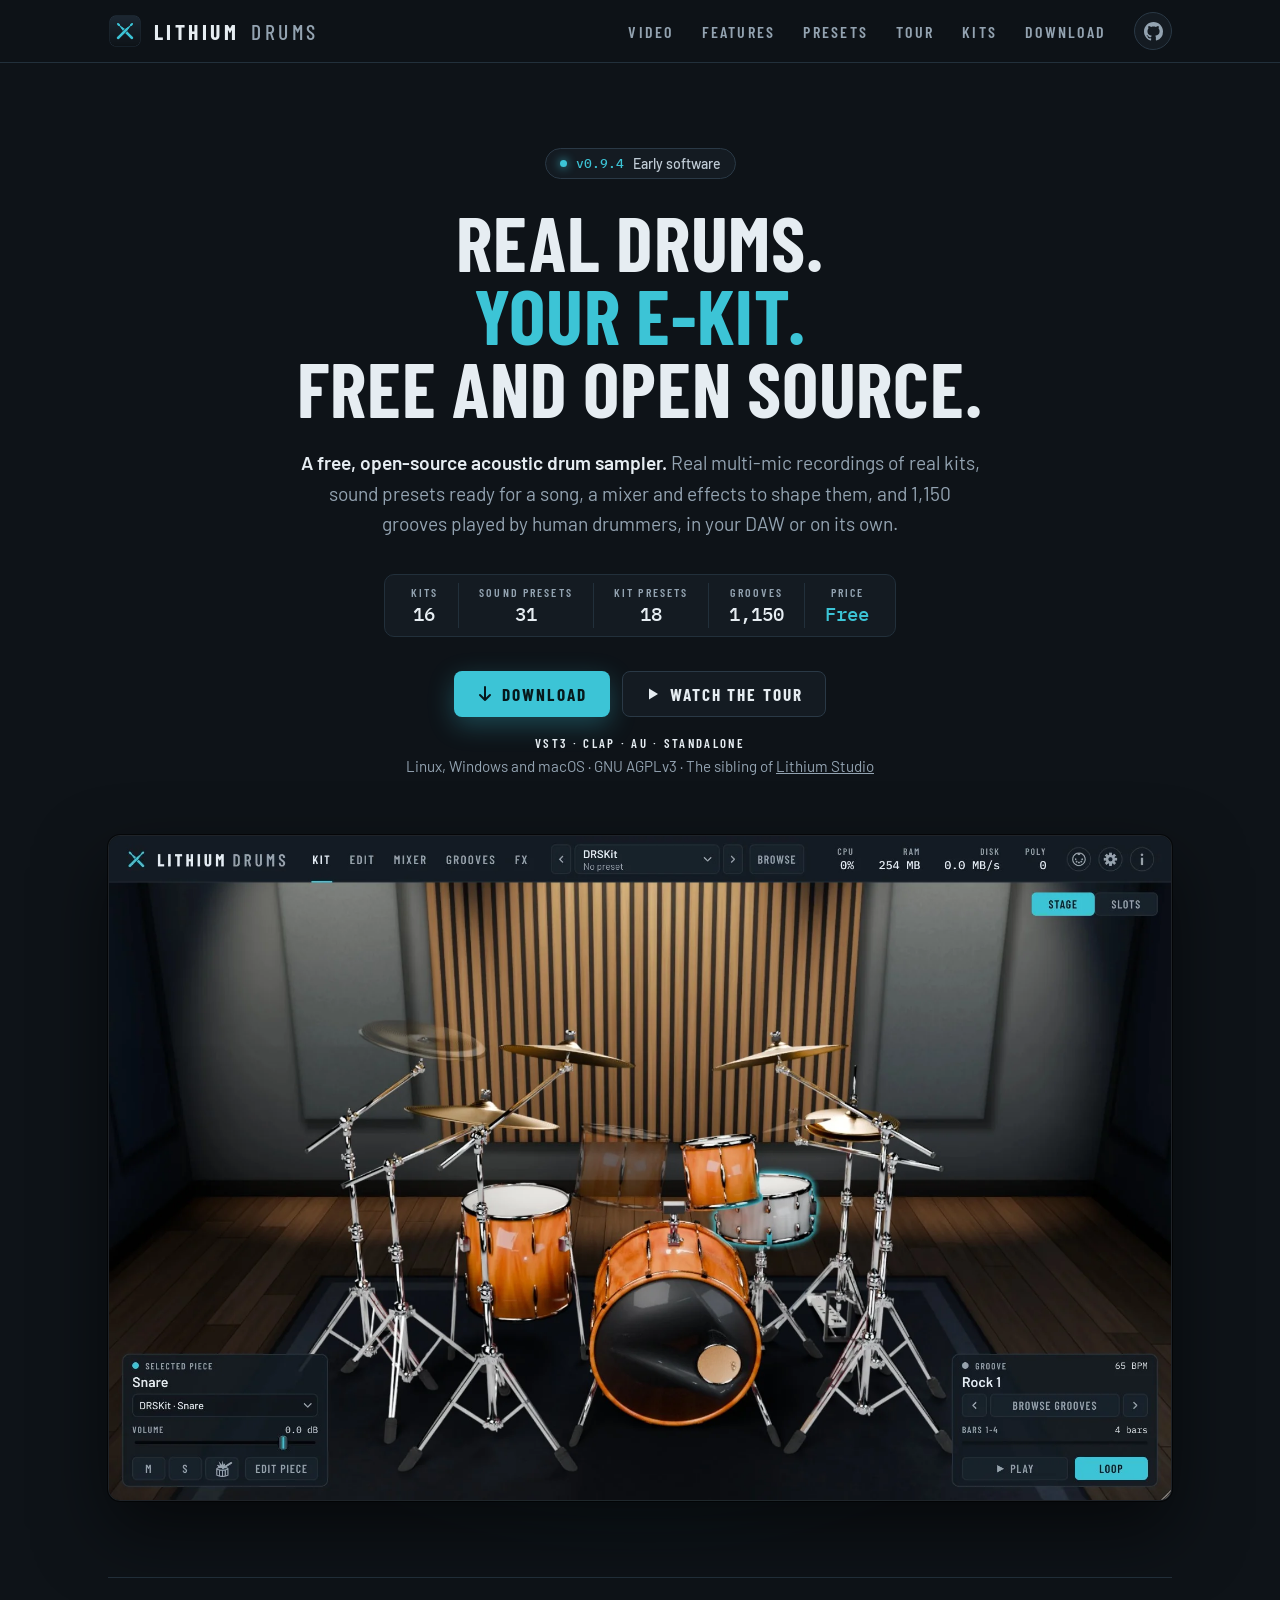
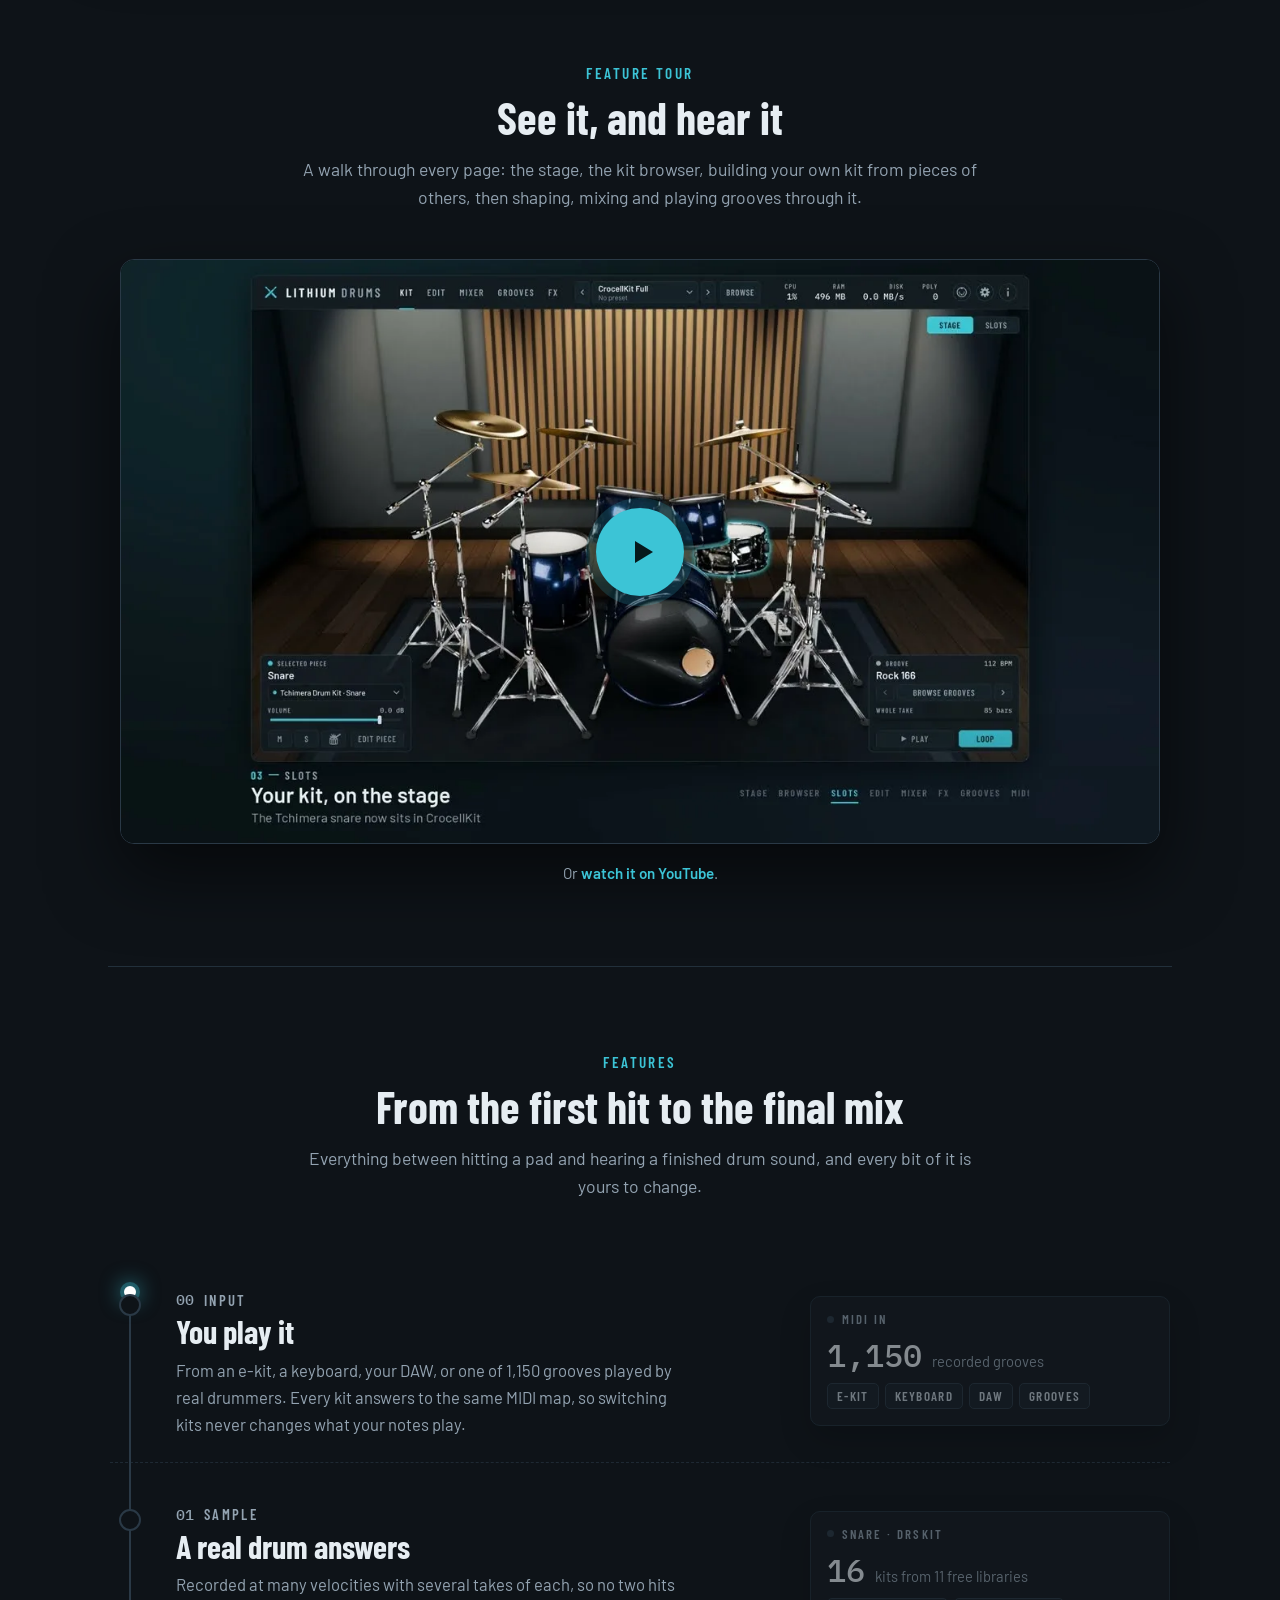
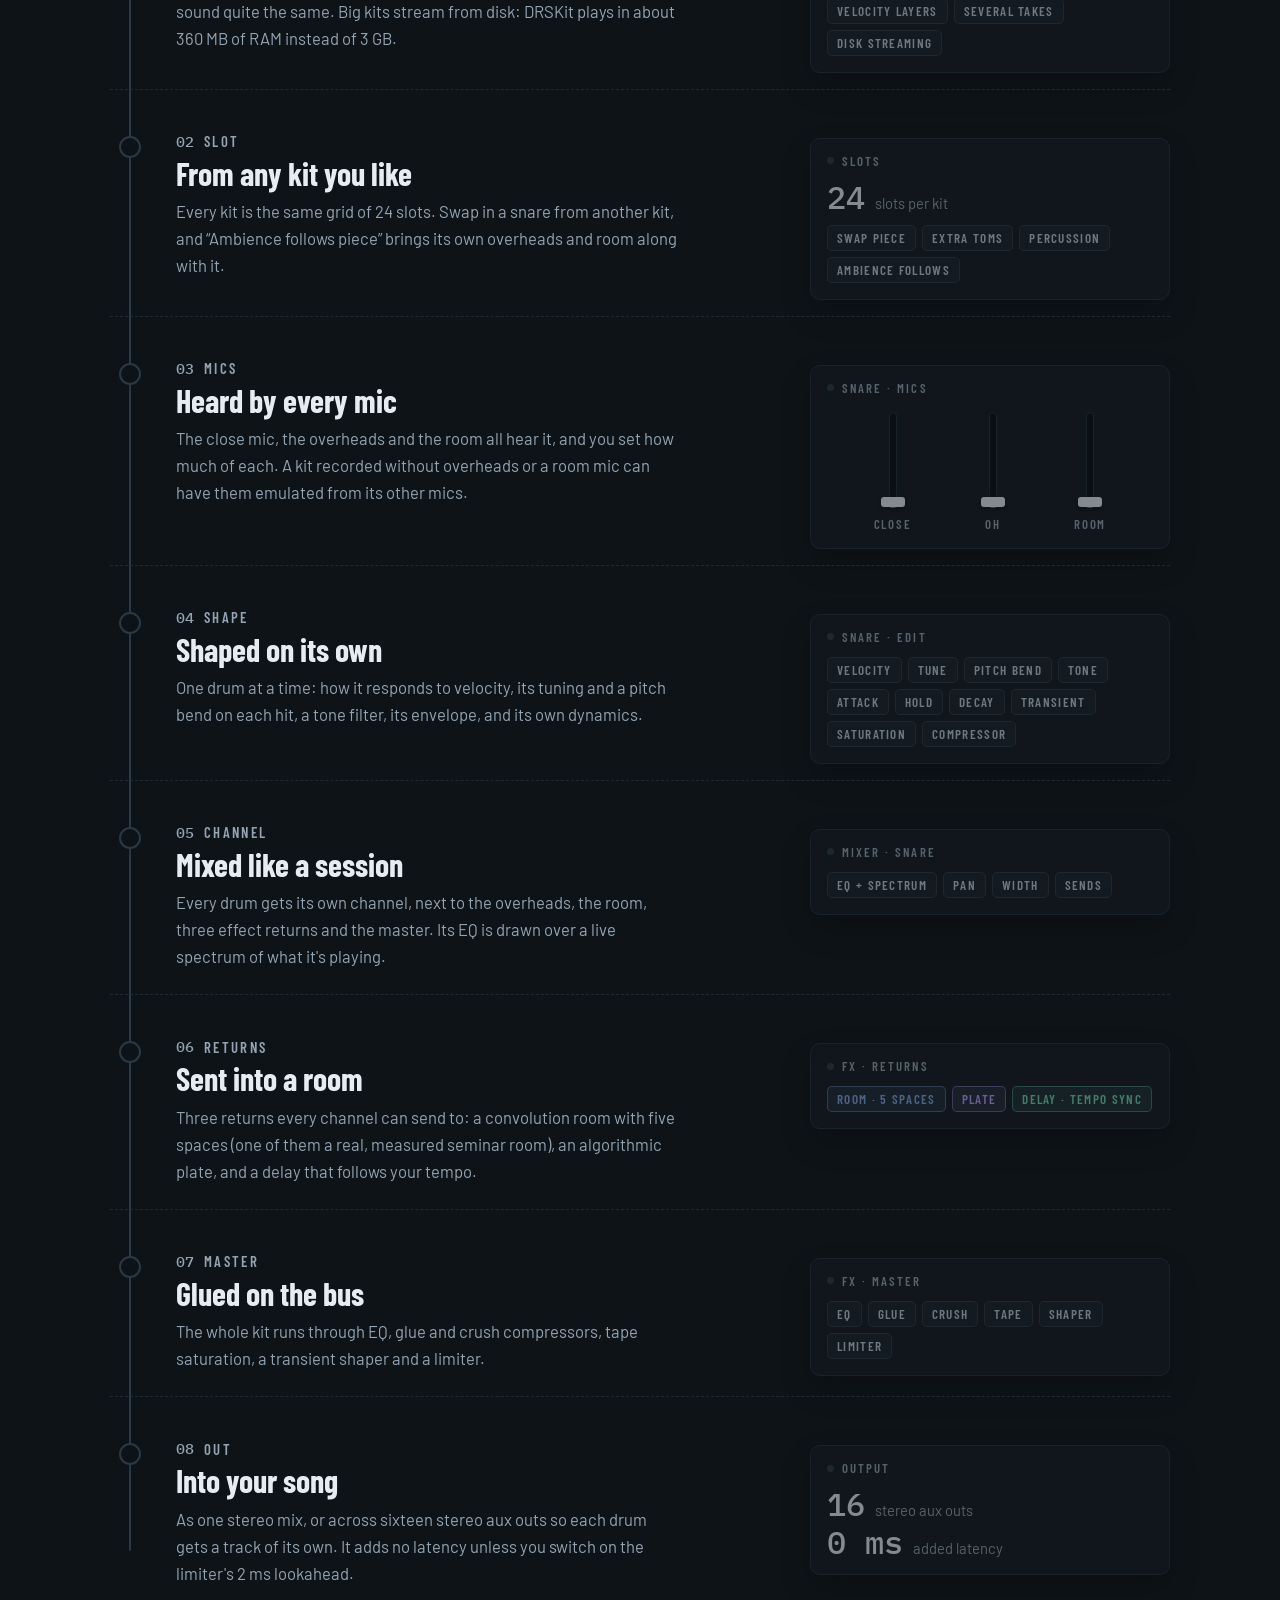
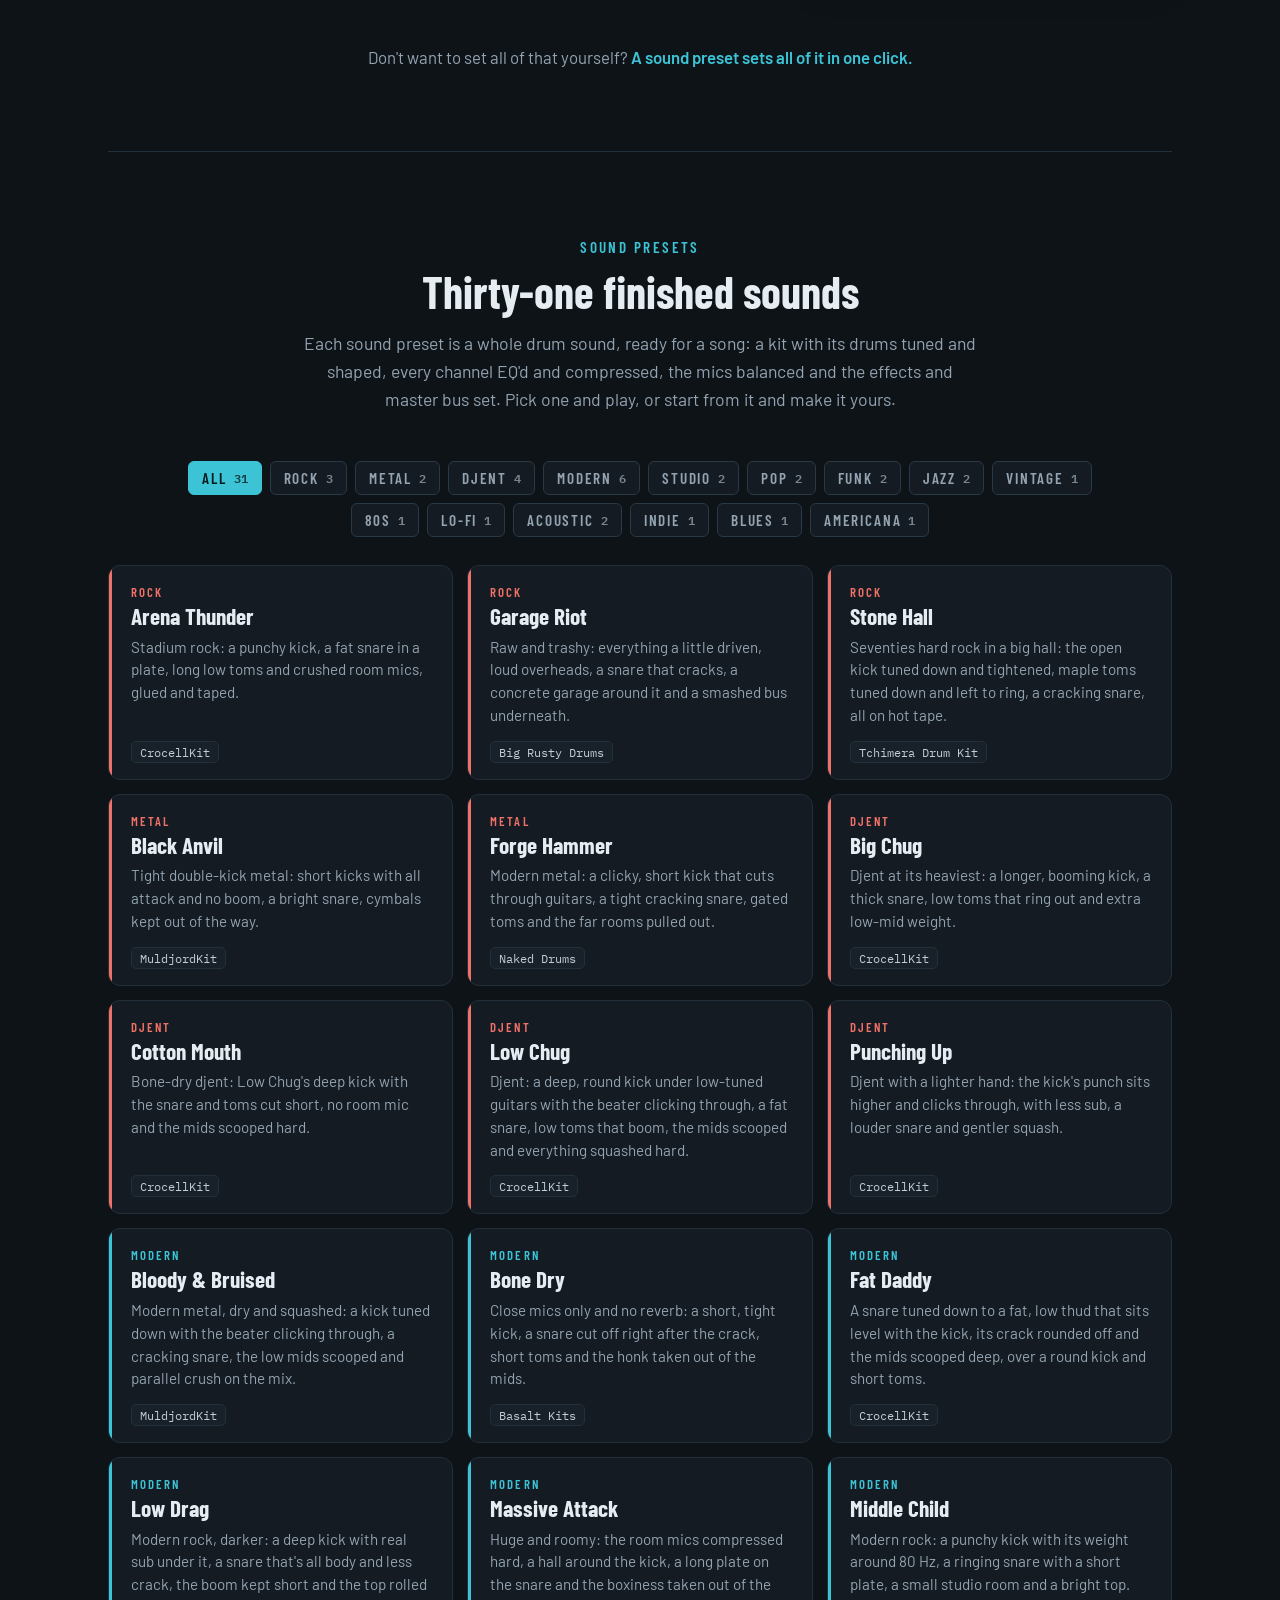
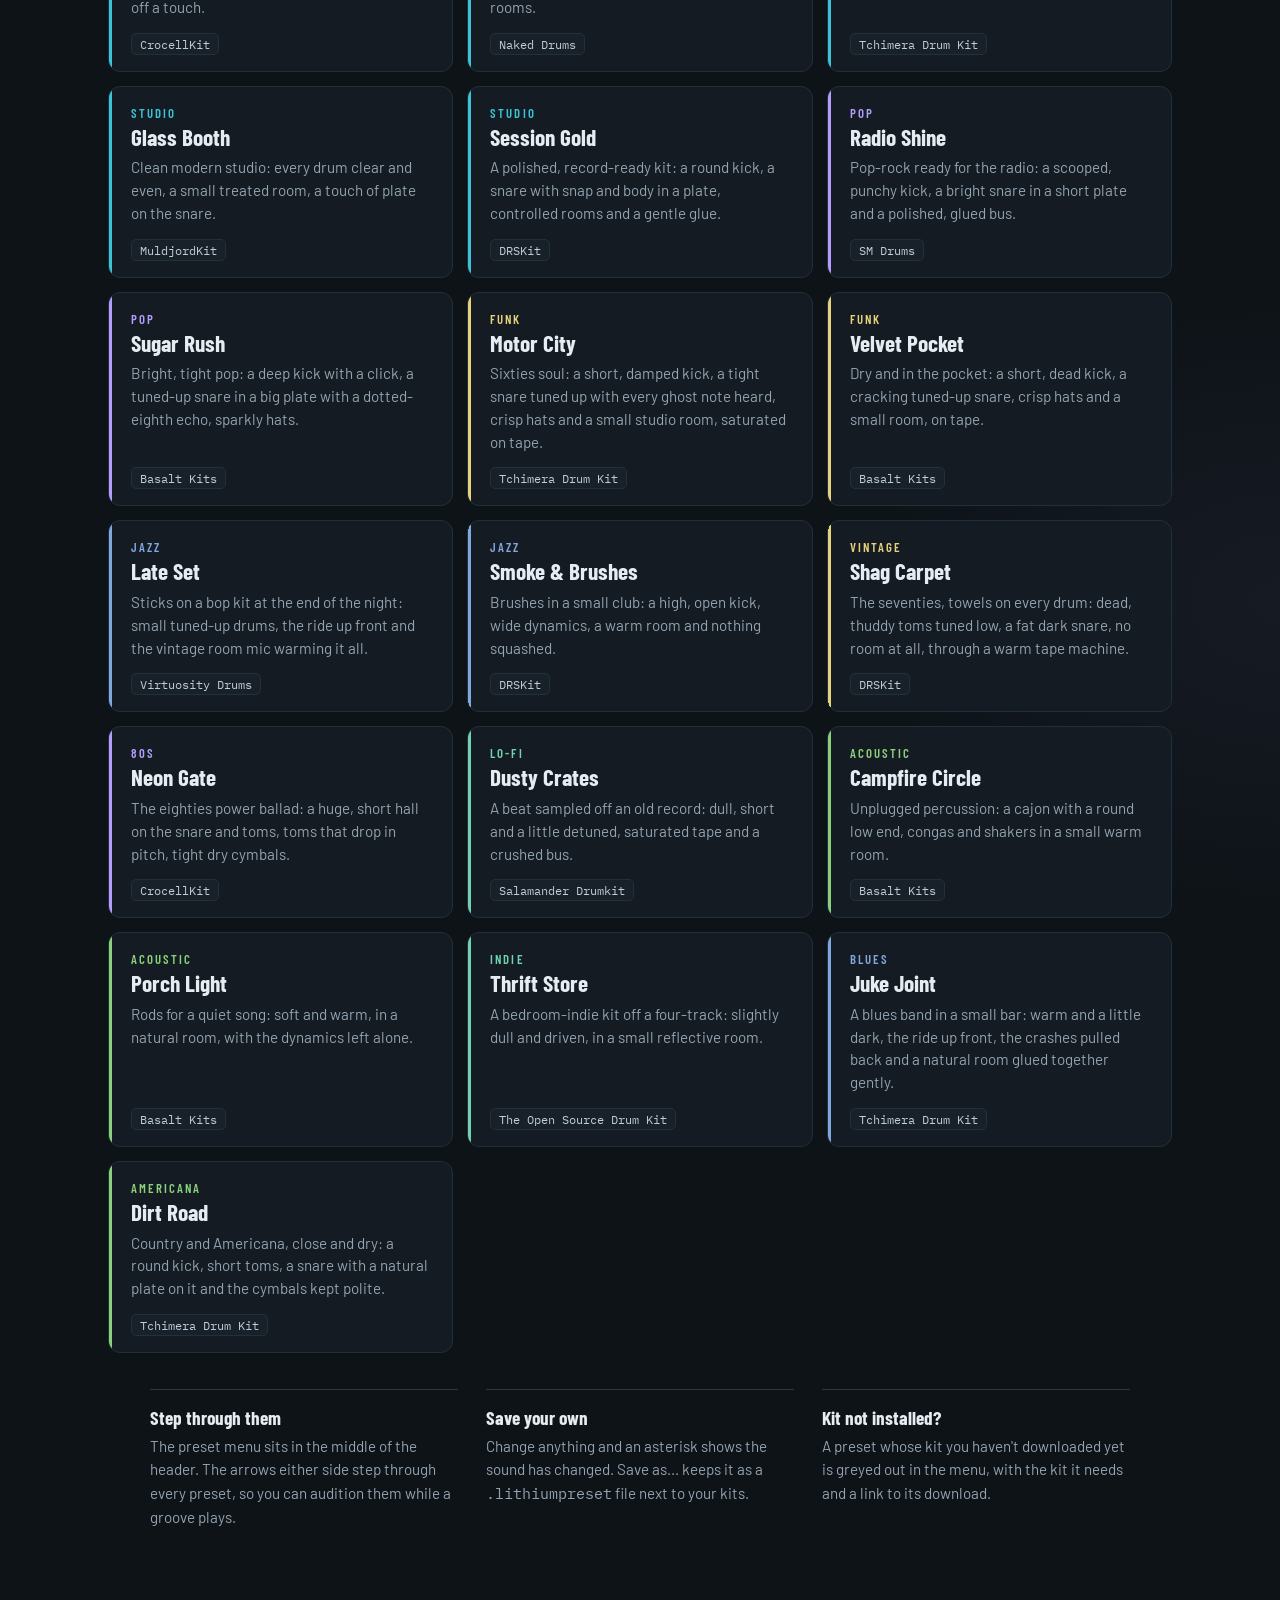
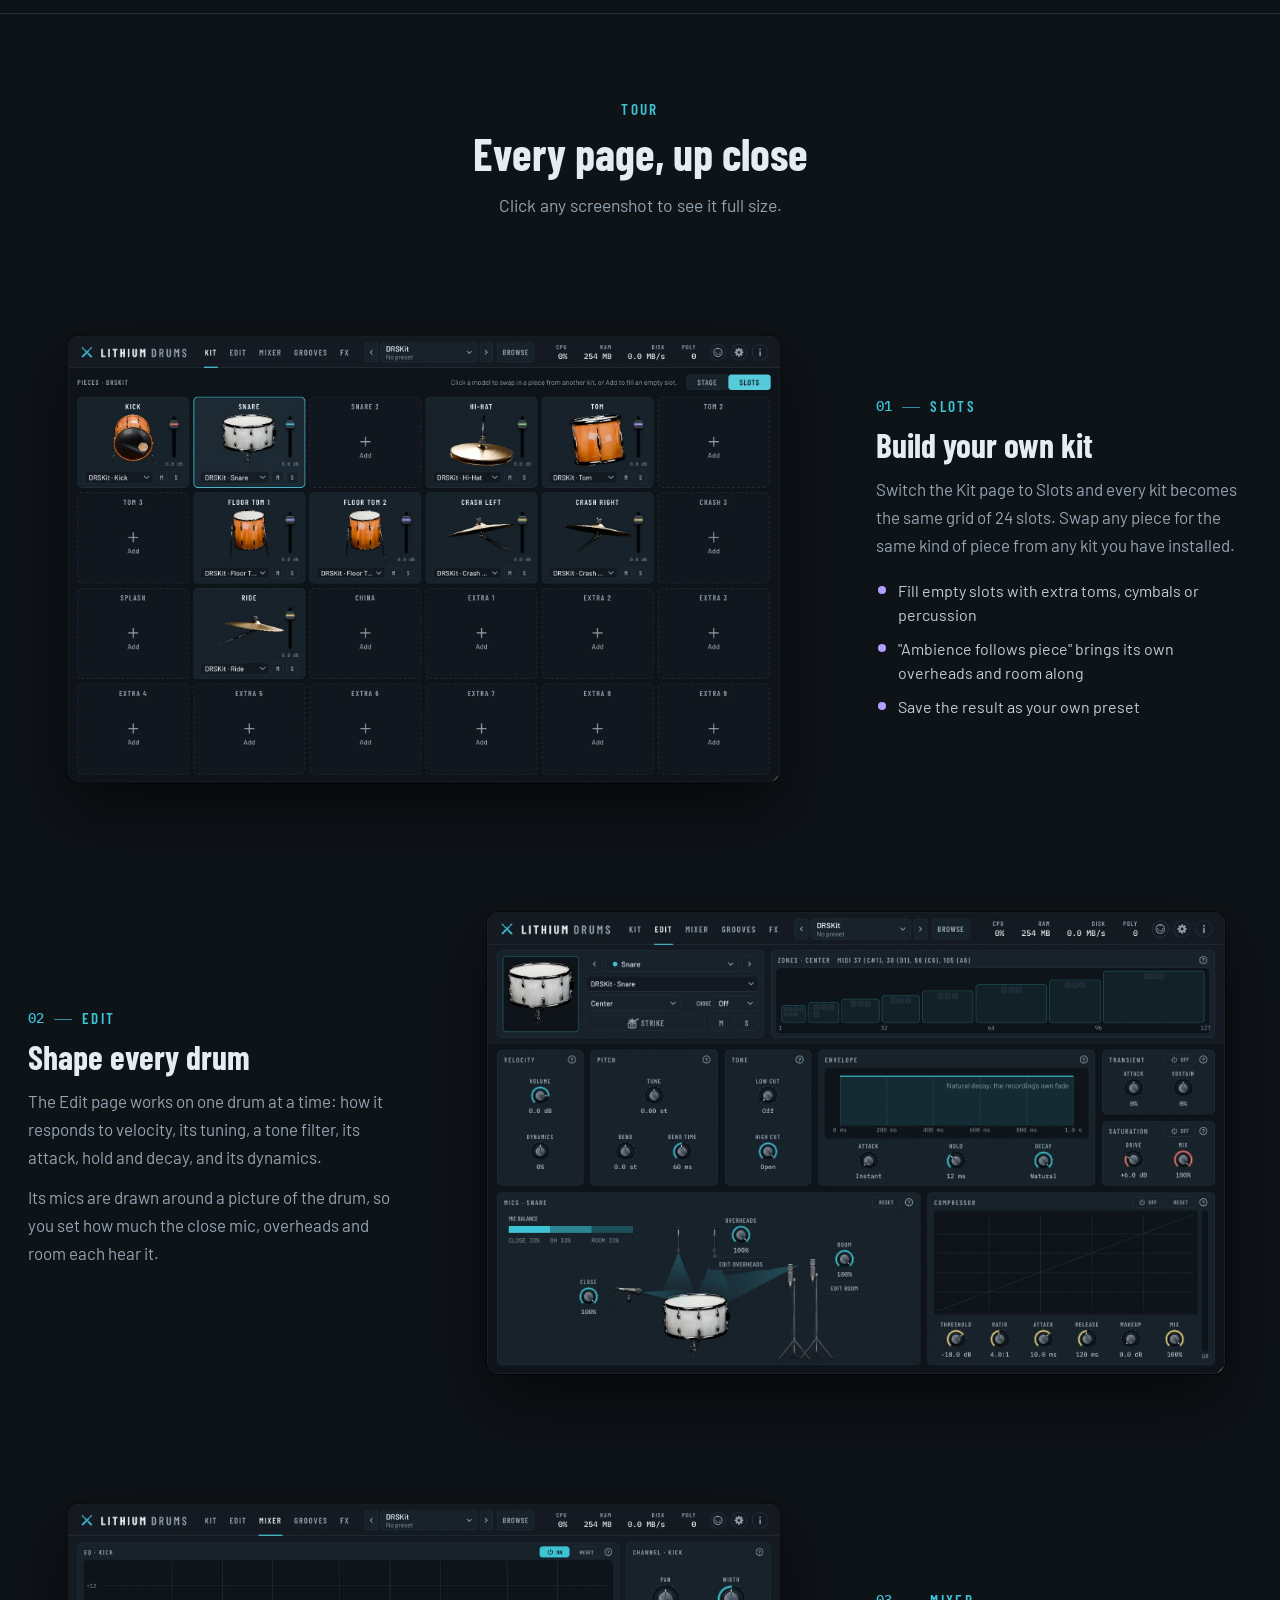
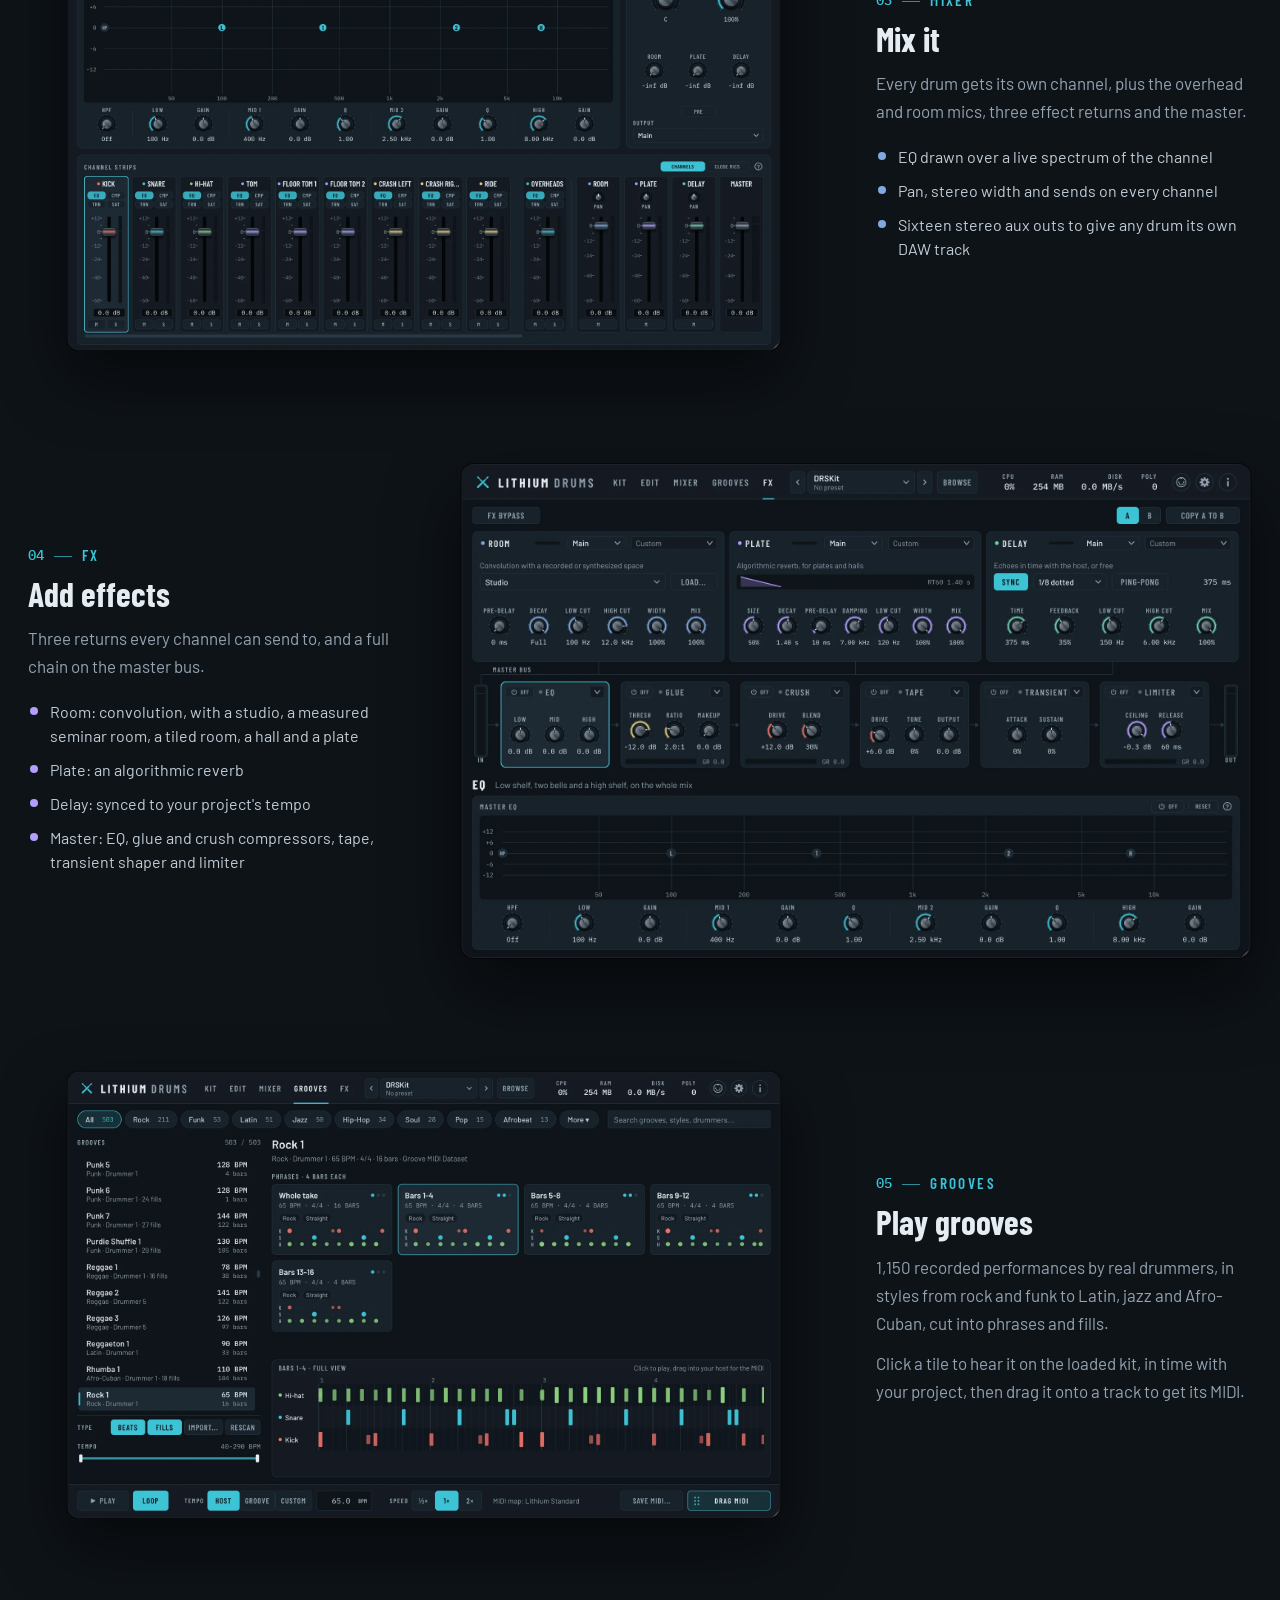
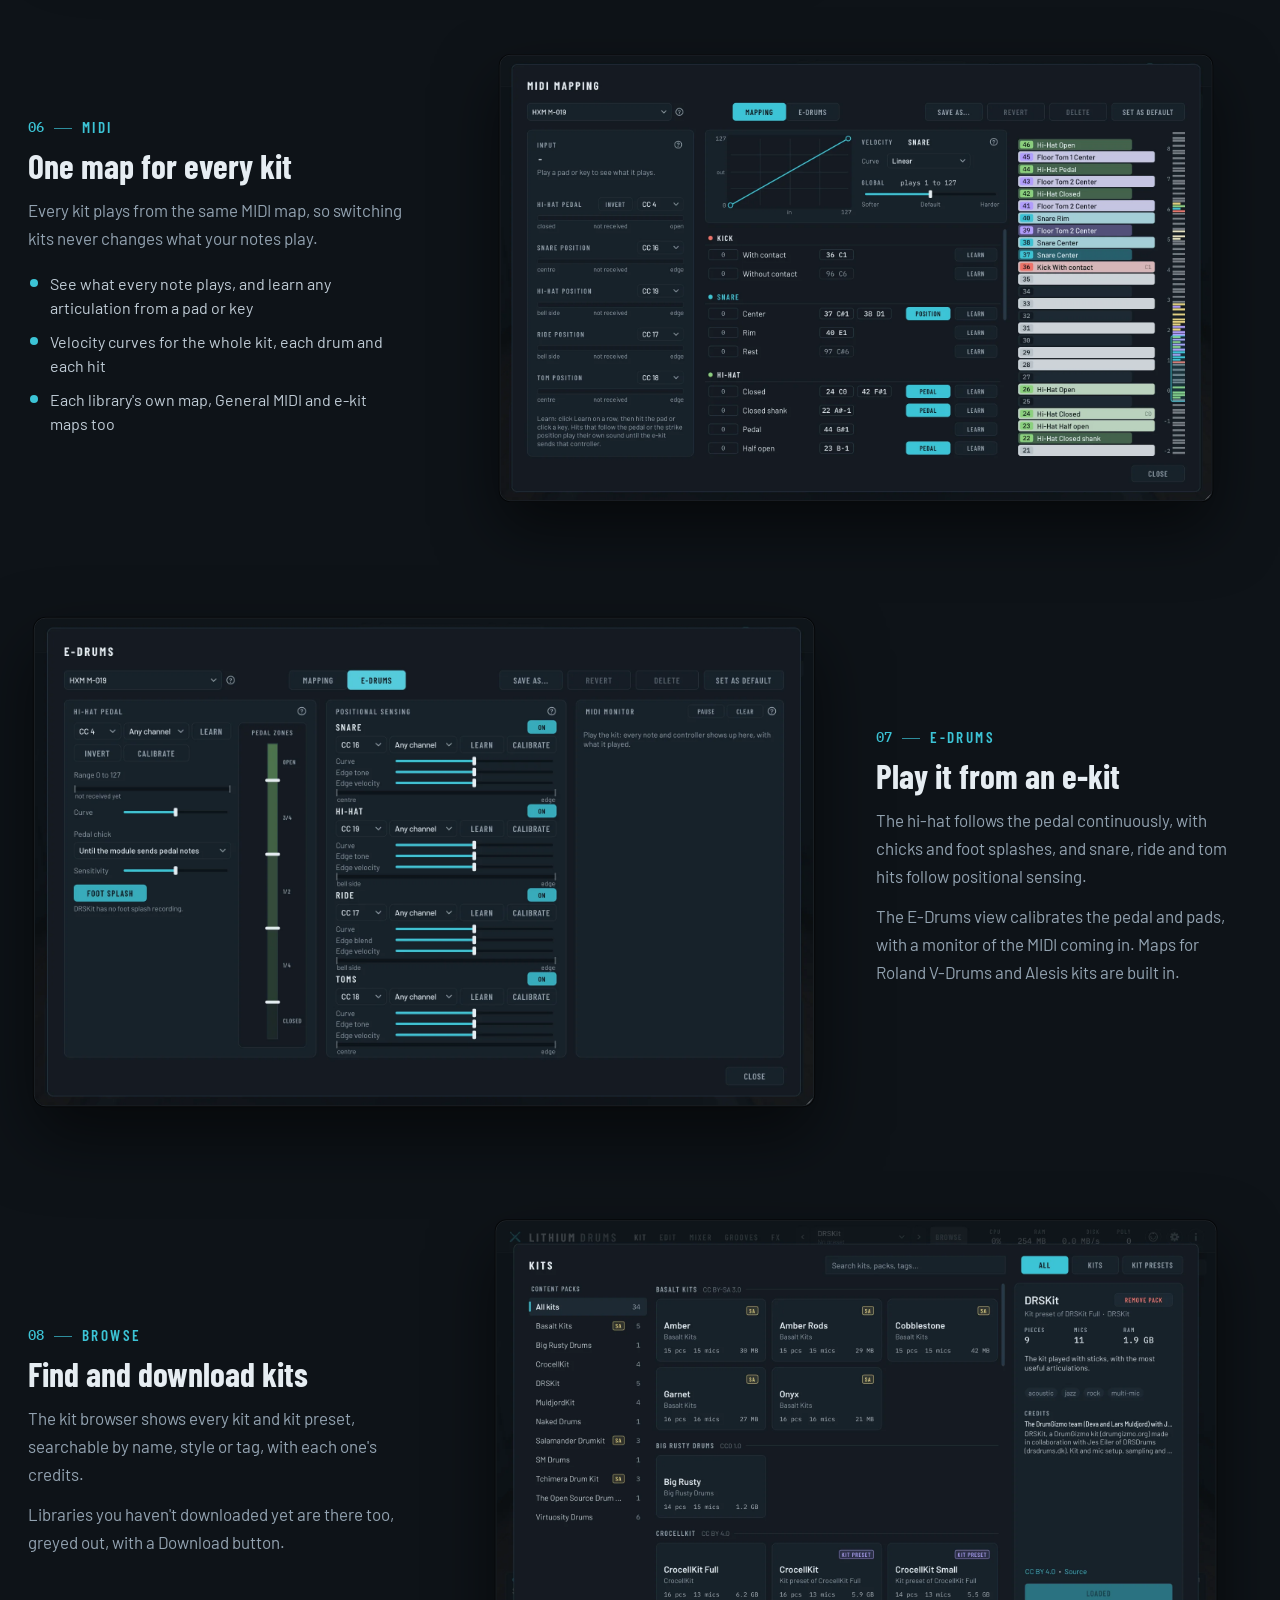
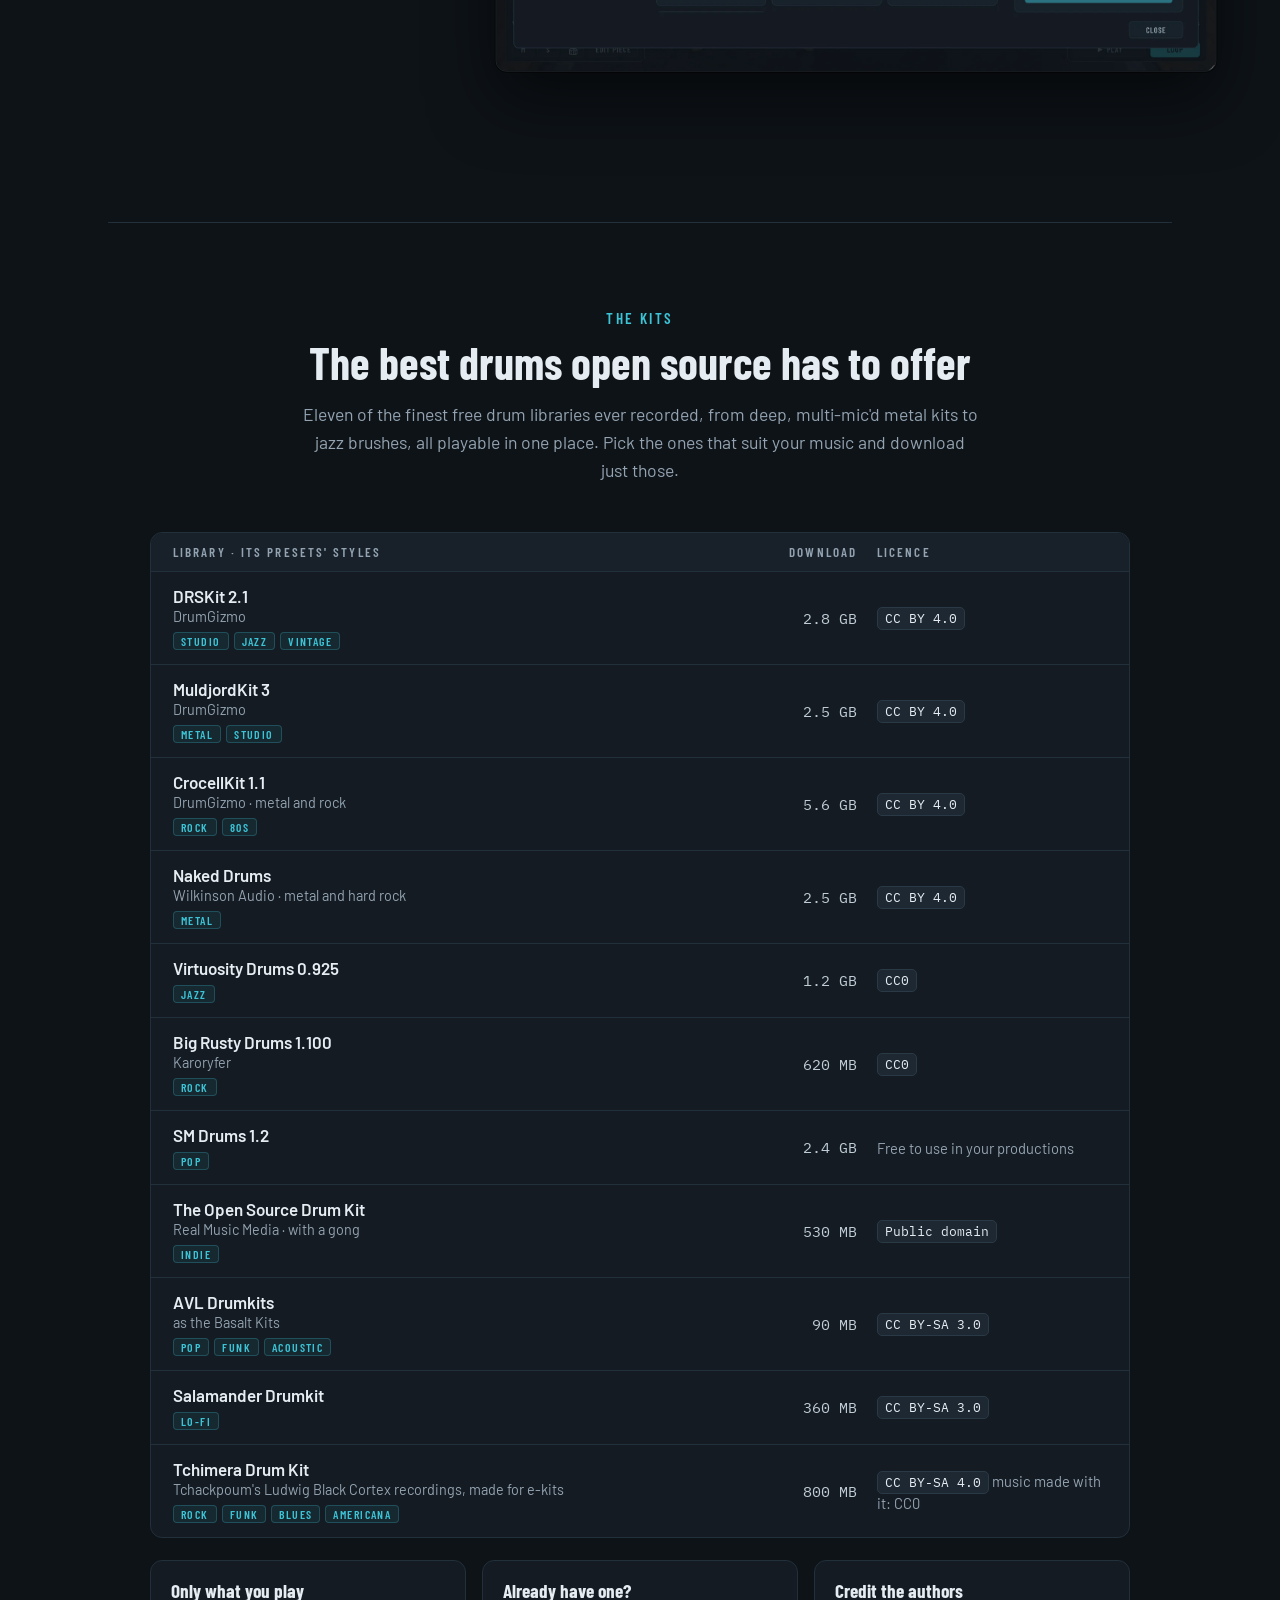
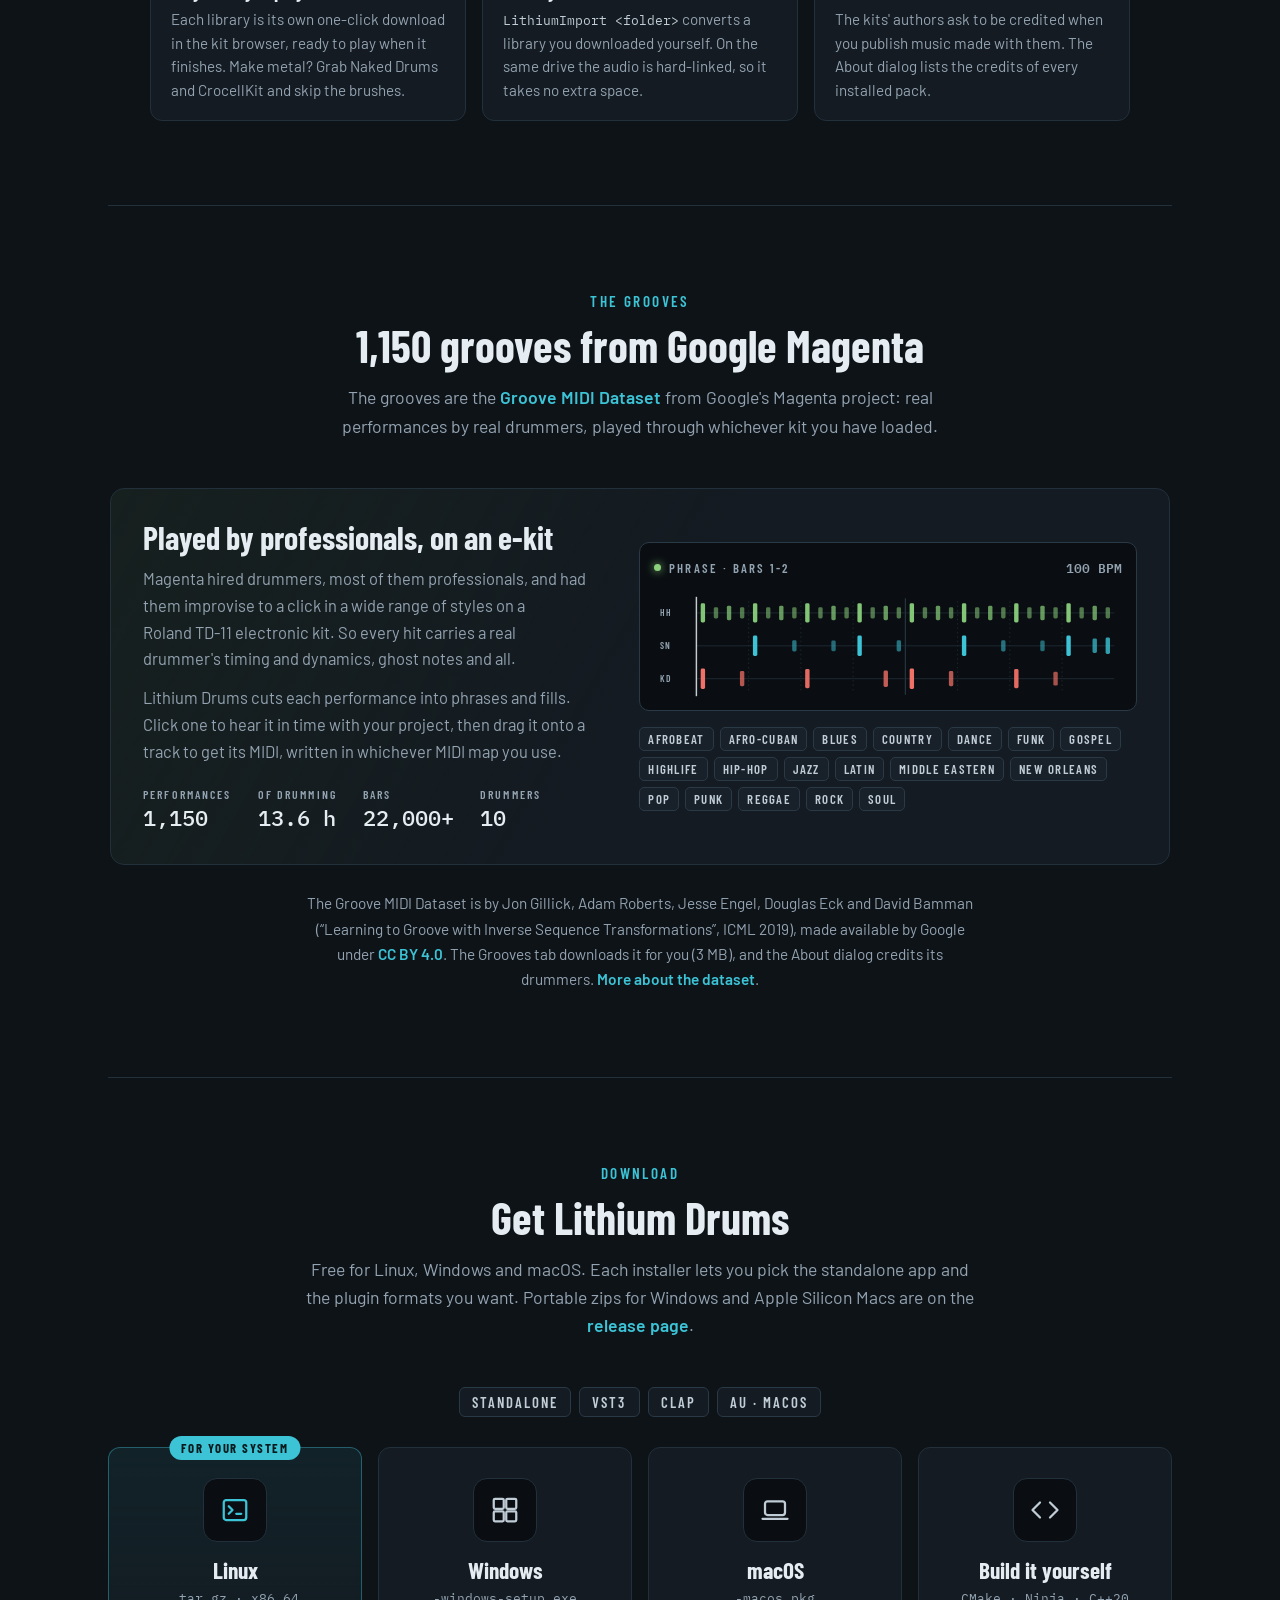
<file: lithium-drums/index.html>
<!doctype html>
<html lang="en">
<head>
  <meta charset="utf-8">
  <meta name="viewport" content="width=device-width,initial-scale=1">
  <meta name="description" content="Lithium Drums: a free, open-source acoustic drum sampler with real multi-mic recordings, 31 sound presets, a mixer and effects, and 1,150 grooves played by human drummers. VST3, CLAP, AU and standalone for Linux, Windows and macOS.">
  <meta name="theme-color" content="#0e1318">
  <meta property="og:title" content="Lithium Drums">
  <meta property="og:description" content="A free, open-source acoustic drum sampler. Real multi-mic recordings of real kits, a mixer and effects to shape them, and 1,150 grooves played by human drummers.">
  <meta property="og:image" content="https://thecalamityjoe87.github.io/lithium-drums/assets/og.jpg">
  <meta property="og:type" content="website">
  <meta name="twitter:card" content="summary_large_image">
  <title>Lithium Drums</title>
  <link rel="icon" type="image/png" sizes="64x64" href="assets/icon-64.png">
  <link rel="apple-touch-icon" href="assets/icon.png">
  <link rel="preconnect" href="https://fonts.googleapis.com">
  <link rel="preconnect" href="https://fonts.gstatic.com" crossorigin>
  <link href="https://fonts.googleapis.com/css2?family=Barlow:wght@400;500;600&family=Barlow+Condensed:wght@500;600;700&family=IBM+Plex+Mono:wght@400;500&display=swap" rel="stylesheet">
  <link rel="stylesheet" href="assets/styles.css?v=2">
</head>
<body>
  <header class="site-header">
    <div class="wrap">
      <a class="brand" href="#home" aria-label="Lithium Drums, back to top">
        <img src="assets/icon.png" alt="" width="34" height="34">
        <b>Lithium</b><span>Drums</span>
      </a>
      <nav class="top-nav" aria-label="Main">
        <div class="nav-tabs">
          <a href="#video">Video</a>
          <a href="#features">Features</a>
          <a href="#presets">Presets</a>
          <a href="#tour">Tour</a>
          <a href="#kits">Kits</a>
          <a href="#download">Download</a>
        </div>
        <a class="icon-link" href="https://github.com/thecalamityjoe87/LithiumDrums" target="_blank" rel="noopener" aria-label="GitHub repository">
          <svg viewBox="0 0 16 16" width="19" height="19" fill="currentColor" aria-hidden="true"><path d="M8 0C3.58 0 0 3.58 0 8c0 3.54 2.29 6.53 5.47 7.59.4.07.55-.17.55-.38 0-.19-.01-.82-.01-1.49-2.01.37-2.53-.49-2.69-.94-.09-.23-.48-.94-.82-1.13-.28-.15-.68-.52-.01-.53.63-.01 1.08.58 1.23.82.72 1.21 1.87.87 2.33.66.07-.52.28-.87.51-1.07-1.78-.2-3.64-.89-3.64-3.95 0-.87.31-1.59.82-2.15-.08-.2-.36-1.02.08-2.12 0 0 .67-.21 2.2.82.64-.18 1.32-.27 2-.27.68 0 1.36.09 2 .27 1.53-1.04 2.2-.82 2.2-.82.44 1.1.16 1.92.08 2.12.51.56.82 1.27.82 2.15 0 3.07-1.87 3.75-3.65 3.95.29.25.54.73.54 1.48 0 1.07-.01 1.93-.01 2.2 0 .21.15.46.55.38A8.013 8.013 0 0 0 16 8c0-4.42-3.58-8-8-8z"/></svg>
        </a>
      </nav>
    </div>
  </header>

  <main class="wrap content" id="home">
    <section class="hero">
      <span class="badge hero-in" style="--hero-delay:0s"><span class="dot" aria-hidden="true"></span><span class="mono">v0.9.4</span> Early software</span>
      <h1 class="hero-in" style="--hero-delay:.08s"><span>Real drums.</span> <em>Your e-kit.</em> <span>Free and open source.</span></h1>
      <p class="lead hero-in" style="--hero-delay:.16s"><strong>A free, open-source acoustic drum sampler.</strong> Real multi-mic recordings of real kits, sound presets ready for a song, a mixer and effects to shape them, and 1,150 grooves played by human drummers, in your DAW or on its own.</p>

      <div class="readout hero-in" style="--hero-delay:.24s" role="list" aria-label="At a glance">
        <div class="readout-cell" role="listitem"><span class="readout-label">Kits</span><span class="readout-value">16</span></div>
        <div class="readout-cell" role="listitem"><span class="readout-label">Sound presets</span><span class="readout-value">31</span></div>
        <div class="readout-cell wide" role="listitem"><span class="readout-label">Kit presets</span><span class="readout-value">18</span></div>
        <div class="readout-cell" role="listitem"><span class="readout-label">Grooves</span><span class="readout-value">1,150</span></div>
        <div class="readout-cell on" role="listitem"><span class="readout-label">Price</span><span class="readout-value">Free</span></div>
      </div>

      <p class="actions hero-in" style="--hero-delay:.32s">
        <a class="btn primary" href="#download">
          <svg viewBox="0 0 16 16" fill="none" stroke="currentColor" stroke-width="2" stroke-linecap="round" stroke-linejoin="round" aria-hidden="true"><path d="M3 9l5 5 5-5M8 1v13"/></svg>
          Download
        </a>
        <a class="btn ghost" href="#video">
          <svg viewBox="0 0 16 16" fill="currentColor" aria-hidden="true"><path d="M4 2.5v11l9-5.5z"/></svg>
          Watch the tour
        </a>
      </p>
      <p class="platforms hero-in" style="--hero-delay:.36s"><span class="formats">VST3 · CLAP · AU · Standalone</span>Linux, Windows and macOS · GNU AGPLv3 · The sibling of <a href="../lithium-studio/">Lithium Studio</a></p>

      <div class="hero-shot shot screen-card hero-in" style="--hero-delay:.44s">
        <img src="assets/kit.webp" width="1920" height="1200" alt="The Kit page: a drum kit on stage in a studio room, with the selected piece and the groove player in the corners" fetchpriority="high">
      </div>
    </section>

    <section id="video">
      <div class="section-head reveal">
        <span class="eyebrow">Feature tour</span>
        <h2>See it, and hear it</h2>
        <p>A walk through every page: the stage, the kit browser, building your own kit from pieces of others, then shaping, mixing and playing grooves through it.</p>
      </div>
      <div class="video reveal" id="video-player">
        <button class="video-facade" type="button" data-video="Q6swGBu9GUY" aria-label="Play the Lithium Drums feature tour video">
          <img src="assets/video-poster.webp" width="1280" height="720" alt="" loading="lazy">
          <span class="video-play" aria-hidden="true"><svg viewBox="0 0 16 16" fill="currentColor"><path d="M4 2.5v11l9-5.5z"/></svg></span>
        </button>
      </div>
      <p class="video-note reveal">Or <a href="https://www.youtube.com/watch?v=Q6swGBu9GUY" target="_blank" rel="noopener">watch it on YouTube</a>.</p>
    </section>

    <section id="features">
      <div class="section-head reveal">
        <span class="eyebrow">Features</span>
        <h2>From the first hit to the final mix</h2>
        <p>Everything between hitting a pad and hearing a finished drum sound, and every bit of it is yours to change.</p>
      </div>
      <div class="path-wrap" id="feature-path">
      <span class="path-cable" aria-hidden="true"><span class="path-fill"></span><span class="path-hit"></span></span>
      <ol class="path">
        <li class="stage" style="--tc:var(--g-hats)">
          <span class="stage-node" aria-hidden="true"></span>
          <div class="stage-body">
            <span class="stage-kicker"><span class="mono">00</span>Input</span>
            <h3>You play it</h3>
            <p>From an e-kit, a keyboard, your DAW, or one of 1,150 grooves played by real drummers. Every kit answers to the same MIDI map, so switching kits never changes what your notes play.</p>
          </div>
          <div class="module" aria-hidden="true">
            <div class="mod-head"><span class="mod-led"></span>MIDI in</div>
            <div class="mod-figure"><span class="mod-value">1,150</span><span class="mod-label">recorded grooves</span></div>
            <ul class="mod-tags"><li>E-kit</li><li>Keyboard</li><li>DAW</li><li>Grooves</li></ul>
          </div>
        </li>
        <li class="stage" style="--tc:var(--g-snare)">
          <span class="stage-node" aria-hidden="true"></span>
          <div class="stage-body">
            <span class="stage-kicker"><span class="mono">01</span>Sample</span>
            <h3>A real drum answers</h3>
            <p>Recorded at many velocities with several takes of each, so no two hits sound quite the same. Big kits stream from disk: DRSKit plays in about 360&nbsp;MB of RAM instead of 3&nbsp;GB.</p>
          </div>
          <div class="module" aria-hidden="true">
            <div class="mod-head"><span class="mod-led"></span>Snare · DRSKit</div>
            <div class="mod-figure"><span class="mod-value">16</span><span class="mod-label">kits from 11 free libraries</span></div>
            <ul class="mod-tags"><li>Velocity layers</li><li>Several takes</li><li>Disk streaming</li></ul>
          </div>
        </li>
        <li class="stage" style="--tc:var(--g-toms)">
          <span class="stage-node" aria-hidden="true"></span>
          <div class="stage-body">
            <span class="stage-kicker"><span class="mono">02</span>Slot</span>
            <h3>From any kit you like</h3>
            <p>Every kit is the same grid of 24 slots. Swap in a snare from another kit, and “Ambience follows piece” brings its own overheads and room along with it.</p>
          </div>
          <div class="module" aria-hidden="true">
            <div class="mod-head"><span class="mod-led"></span>Slots</div>
            <div class="mod-figure"><span class="mod-value">24</span><span class="mod-label">slots per kit</span></div>
            <ul class="mod-tags"><li>Swap piece</li><li>Extra toms</li><li>Percussion</li><li>Ambience follows</li></ul>
          </div>
        </li>
        <li class="stage" style="--tc:var(--fx-room)">
          <span class="stage-node" aria-hidden="true"></span>
          <div class="stage-body">
            <span class="stage-kicker"><span class="mono">03</span>Mics</span>
            <h3>Heard by every mic</h3>
            <p>The close mic, the overheads and the room all hear it, and you set how much of each. A kit recorded without overheads or a room mic can have them emulated from its other mics.</p>
          </div>
          <div class="module" aria-hidden="true">
            <div class="mod-head"><span class="mod-led"></span>Snare · Mics</div>
            <div class="mod-faders">
              <div class="fader" style="--lvl:.82"><span class="fader-track"><span class="fader-fill"></span></span><span class="fader-name">Close</span></div>
              <div class="fader" style="--lvl:.58"><span class="fader-track"><span class="fader-fill"></span></span><span class="fader-name">OH</span></div>
              <div class="fader" style="--lvl:.4"><span class="fader-track"><span class="fader-fill"></span></span><span class="fader-name">Room</span></div>
            </div>
          </div>
        </li>
        <li class="stage" style="--tc:var(--g-kick)">
          <span class="stage-node" aria-hidden="true"></span>
          <div class="stage-body">
            <span class="stage-kicker"><span class="mono">04</span>Shape</span>
            <h3>Shaped on its own</h3>
            <p>One drum at a time: how it responds to velocity, its tuning and a pitch bend on each hit, a tone filter, its envelope, and its own dynamics.</p>
          </div>
          <div class="module" aria-hidden="true">
            <div class="mod-head"><span class="mod-led"></span>Snare · Edit</div>
            <ul class="mod-tags"><li>Velocity</li><li>Tune</li><li>Pitch bend</li><li>Tone</li><li>Attack</li><li>Hold</li><li>Decay</li><li>Transient</li><li>Saturation</li><li>Compressor</li></ul>
          </div>
        </li>
        <li class="stage" style="--tc:var(--g-cymbals)">
          <span class="stage-node" aria-hidden="true"></span>
          <div class="stage-body">
            <span class="stage-kicker"><span class="mono">05</span>Channel</span>
            <h3>Mixed like a session</h3>
            <p>Every drum gets its own channel, next to the overheads, the room, three effect returns and the master. Its EQ is drawn over a live spectrum of what it's playing.</p>
          </div>
          <div class="module" aria-hidden="true">
            <div class="mod-head"><span class="mod-led"></span>Mixer · Snare</div>
            <ul class="mod-tags"><li>EQ + spectrum</li><li>Pan</li><li>Width</li><li>Sends</li></ul>
          </div>
        </li>
        <li class="stage" style="--tc:var(--g-toms)">
          <span class="stage-node" aria-hidden="true"></span>
          <div class="stage-body">
            <span class="stage-kicker"><span class="mono">06</span>Returns</span>
            <h3>Sent into a room</h3>
            <p>Three returns every channel can send to: a convolution room with five spaces (one of them a real, measured seminar room), an algorithmic plate, and a delay that follows your tempo.</p>
          </div>
          <div class="module" aria-hidden="true">
            <div class="mod-head"><span class="mod-led"></span>FX · Returns</div>
            <ul class="mod-tags">
              <li style="--tc:var(--fx-room)">Room · 5 spaces</li>
              <li style="--tc:var(--g-toms)">Plate</li>
              <li style="--tc:var(--fx-delay)">Delay · tempo sync</li>
            </ul>
          </div>
        </li>
        <li class="stage" style="--tc:var(--g-kick)">
          <span class="stage-node" aria-hidden="true"></span>
          <div class="stage-body">
            <span class="stage-kicker"><span class="mono">07</span>Master</span>
            <h3>Glued on the bus</h3>
            <p>The whole kit runs through EQ, glue and crush compressors, tape saturation, a transient shaper and a limiter.</p>
          </div>
          <div class="module" aria-hidden="true">
            <div class="mod-head"><span class="mod-led"></span>FX · Master</div>
            <ul class="mod-tags"><li>EQ</li><li>Glue</li><li>Crush</li><li>Tape</li><li>Shaper</li><li>Limiter</li></ul>
          </div>
        </li>
        <li class="stage" style="--tc:var(--accent)">
          <span class="stage-node" aria-hidden="true"></span>
          <div class="stage-body">
            <span class="stage-kicker"><span class="mono">08</span>Out</span>
            <h3>Into your song</h3>
            <p>As one stereo mix, or across sixteen stereo aux outs so each drum gets a track of its own. It adds no latency unless you switch on the limiter's 2&nbsp;ms lookahead.</p>
          </div>
          <div class="module" aria-hidden="true">
            <div class="mod-head"><span class="mod-led"></span>Output</div>
            <div class="mod-figures">
              <div class="mod-figure"><span class="mod-value">16</span><span class="mod-label">stereo aux outs</span></div>
              <div class="mod-figure"><span class="mod-value">0 ms</span><span class="mod-label">added latency</span></div>
            </div>
          </div>
        </li>
      </ol>
      </div>
      <p class="path-foot reveal">Don't want to set all of that yourself? <a href="#presets">A sound preset sets all of it in one click.</a></p>
    </section>

    <section id="presets">
      <div class="section-head reveal">
        <span class="eyebrow">Sound presets</span>
        <h2>Thirty-one finished sounds</h2>
        <p>Each sound preset is a whole drum sound, ready for a song: a kit with its drums tuned and shaped, every channel EQ'd and compressed, the mics balanced and the effects and master bus set. Pick one and play, or start from it and make it yours.</p>
      </div>
      <div class="preset-filter reveal" role="group" aria-label="Filter presets by style">
        <button type="button" class="chip-btn active" data-filter="all" aria-pressed="true">All <span class="mono">31</span></button>
        <button type="button" class="chip-btn" data-filter="Rock" aria-pressed="false">Rock <span class="mono">3</span></button>
        <button type="button" class="chip-btn" data-filter="Metal" aria-pressed="false">Metal <span class="mono">2</span></button>
        <button type="button" class="chip-btn" data-filter="Djent" aria-pressed="false">Djent <span class="mono">4</span></button>
        <button type="button" class="chip-btn" data-filter="Modern" aria-pressed="false">Modern <span class="mono">6</span></button>
        <button type="button" class="chip-btn" data-filter="Studio" aria-pressed="false">Studio <span class="mono">2</span></button>
        <button type="button" class="chip-btn" data-filter="Pop" aria-pressed="false">Pop <span class="mono">2</span></button>
        <button type="button" class="chip-btn" data-filter="Funk" aria-pressed="false">Funk <span class="mono">2</span></button>
        <button type="button" class="chip-btn" data-filter="Jazz" aria-pressed="false">Jazz <span class="mono">2</span></button>
        <button type="button" class="chip-btn" data-filter="Vintage" aria-pressed="false">Vintage <span class="mono">1</span></button>
        <button type="button" class="chip-btn" data-filter="80s" aria-pressed="false">80s <span class="mono">1</span></button>
        <button type="button" class="chip-btn" data-filter="Lo-Fi" aria-pressed="false">Lo-Fi <span class="mono">1</span></button>
        <button type="button" class="chip-btn" data-filter="Acoustic" aria-pressed="false">Acoustic <span class="mono">2</span></button>
        <button type="button" class="chip-btn" data-filter="Indie" aria-pressed="false">Indie <span class="mono">1</span></button>
        <button type="button" class="chip-btn" data-filter="Blues" aria-pressed="false">Blues <span class="mono">1</span></button>
        <button type="button" class="chip-btn" data-filter="Americana" aria-pressed="false">Americana <span class="mono">1</span></button>
      </div>
      <ul class="preset-grid reveal" id="preset-grid">
          <li class="preset-card" data-group="Rock" style="--tc:var(--g-kick)">
            <span class="preset-style">Rock</span>
            <h3>Arena Thunder</h3>
            <p>Stadium rock: a punchy kick, a fat snare in a plate, long low toms and crushed room mics, glued and taped.</p>
            <span class="preset-kit">CrocellKit</span>
          </li>
          <li class="preset-card" data-group="Rock" style="--tc:var(--g-kick)">
            <span class="preset-style">Rock</span>
            <h3>Garage Riot</h3>
            <p>Raw and trashy: everything a little driven, loud overheads, a snare that cracks, a concrete garage around it and a smashed bus underneath.</p>
            <span class="preset-kit">Big Rusty Drums</span>
          </li>
          <li class="preset-card" data-group="Rock" style="--tc:var(--g-kick)">
            <span class="preset-style">Rock</span>
            <h3>Stone Hall</h3>
            <p>Seventies hard rock in a big hall: the open kick tuned down and tightened, maple toms tuned down and left to ring, a cracking snare, all on hot tape.</p>
            <span class="preset-kit">Tchimera Drum Kit</span>
          </li>
          <li class="preset-card" data-group="Metal" style="--tc:var(--g-kick)">
            <span class="preset-style">Metal</span>
            <h3>Black Anvil</h3>
            <p>Tight double-kick metal: short kicks with all attack and no boom, a bright snare, cymbals kept out of the way.</p>
            <span class="preset-kit">MuldjordKit</span>
          </li>
          <li class="preset-card" data-group="Metal" style="--tc:var(--g-kick)">
            <span class="preset-style">Metal</span>
            <h3>Forge Hammer</h3>
            <p>Modern metal: a clicky, short kick that cuts through guitars, a tight cracking snare, gated toms and the far rooms pulled out.</p>
            <span class="preset-kit">Naked Drums</span>
          </li>
          <li class="preset-card" data-group="Djent" style="--tc:var(--g-kick)">
            <span class="preset-style">Djent</span>
            <h3>Big Chug</h3>
            <p>Djent at its heaviest: a longer, booming kick, a thick snare, low toms that ring out and extra low-mid weight.</p>
            <span class="preset-kit">CrocellKit</span>
          </li>
          <li class="preset-card" data-group="Djent" style="--tc:var(--g-kick)">
            <span class="preset-style">Djent</span>
            <h3>Cotton Mouth</h3>
            <p>Bone-dry djent: Low Chug's deep kick with the snare and toms cut short, no room mic and the mids scooped hard.</p>
            <span class="preset-kit">CrocellKit</span>
          </li>
          <li class="preset-card" data-group="Djent" style="--tc:var(--g-kick)">
            <span class="preset-style">Djent</span>
            <h3>Low Chug</h3>
            <p>Djent: a deep, round kick under low-tuned guitars with the beater clicking through, a fat snare, low toms that boom, the mids scooped and everything squashed hard.</p>
            <span class="preset-kit">CrocellKit</span>
          </li>
          <li class="preset-card" data-group="Djent" style="--tc:var(--g-kick)">
            <span class="preset-style">Djent</span>
            <h3>Punching Up</h3>
            <p>Djent with a lighter hand: the kick's punch sits higher and clicks through, with less sub, a louder snare and gentler squash.</p>
            <span class="preset-kit">CrocellKit</span>
          </li>
          <li class="preset-card" data-group="Modern" style="--tc:var(--g-snare)">
            <span class="preset-style">Modern</span>
            <h3>Bloody &amp; Bruised</h3>
            <p>Modern metal, dry and squashed: a kick tuned down with the beater clicking through, a cracking snare, the low mids scooped and parallel crush on the mix.</p>
            <span class="preset-kit">MuldjordKit</span>
          </li>
          <li class="preset-card" data-group="Modern" style="--tc:var(--g-snare)">
            <span class="preset-style">Modern</span>
            <h3>Bone Dry</h3>
            <p>Close mics only and no reverb: a short, tight kick, a snare cut off right after the crack, short toms and the honk taken out of the mids.</p>
            <span class="preset-kit">Basalt Kits</span>
          </li>
          <li class="preset-card" data-group="Modern" style="--tc:var(--g-snare)">
            <span class="preset-style">Modern</span>
            <h3>Fat Daddy</h3>
            <p>A snare tuned down to a fat, low thud that sits level with the kick, its crack rounded off and the mids scooped deep, over a round kick and short toms.</p>
            <span class="preset-kit">CrocellKit</span>
          </li>
          <li class="preset-card" data-group="Modern" style="--tc:var(--g-snare)">
            <span class="preset-style">Modern</span>
            <h3>Low Drag</h3>
            <p>Modern rock, darker: a deep kick with real sub under it, a snare that's all body and less crack, the boom kept short and the top rolled off a touch.</p>
            <span class="preset-kit">CrocellKit</span>
          </li>
          <li class="preset-card" data-group="Modern" style="--tc:var(--g-snare)">
            <span class="preset-style">Modern</span>
            <h3>Massive Attack</h3>
            <p>Huge and roomy: the room mics compressed hard, a hall around the kick, a long plate on the snare and the boxiness taken out of the rooms.</p>
            <span class="preset-kit">Naked Drums</span>
          </li>
          <li class="preset-card" data-group="Modern" style="--tc:var(--g-snare)">
            <span class="preset-style">Modern</span>
            <h3>Middle Child</h3>
            <p>Modern rock: a punchy kick with its weight around 80 Hz, a ringing snare with a short plate, a small studio room and a bright top.</p>
            <span class="preset-kit">Tchimera Drum Kit</span>
          </li>
          <li class="preset-card" data-group="Studio" style="--tc:var(--g-snare)">
            <span class="preset-style">Studio</span>
            <h3>Glass Booth</h3>
            <p>Clean modern studio: every drum clear and even, a small treated room, a touch of plate on the snare.</p>
            <span class="preset-kit">MuldjordKit</span>
          </li>
          <li class="preset-card" data-group="Studio" style="--tc:var(--g-snare)">
            <span class="preset-style">Studio</span>
            <h3>Session Gold</h3>
            <p>A polished, record-ready kit: a round kick, a snare with snap and body in a plate, controlled rooms and a gentle glue.</p>
            <span class="preset-kit">DRSKit</span>
          </li>
          <li class="preset-card" data-group="Pop" style="--tc:var(--g-toms)">
            <span class="preset-style">Pop</span>
            <h3>Radio Shine</h3>
            <p>Pop-rock ready for the radio: a scooped, punchy kick, a bright snare in a short plate and a polished, glued bus.</p>
            <span class="preset-kit">SM Drums</span>
          </li>
          <li class="preset-card" data-group="Pop" style="--tc:var(--g-toms)">
            <span class="preset-style">Pop</span>
            <h3>Sugar Rush</h3>
            <p>Bright, tight pop: a deep kick with a click, a tuned-up snare in a big plate with a dotted-eighth echo, sparkly hats.</p>
            <span class="preset-kit">Basalt Kits</span>
          </li>
          <li class="preset-card" data-group="Funk" style="--tc:var(--g-cymbals)">
            <span class="preset-style">Funk</span>
            <h3>Motor City</h3>
            <p>Sixties soul: a short, damped kick, a tight snare tuned up with every ghost note heard, crisp hats and a small studio room, saturated on tape.</p>
            <span class="preset-kit">Tchimera Drum Kit</span>
          </li>
          <li class="preset-card" data-group="Funk" style="--tc:var(--g-cymbals)">
            <span class="preset-style">Funk</span>
            <h3>Velvet Pocket</h3>
            <p>Dry and in the pocket: a short, dead kick, a cracking tuned-up snare, crisp hats and a small room, on tape.</p>
            <span class="preset-kit">Basalt Kits</span>
          </li>
          <li class="preset-card" data-group="Jazz" style="--tc:var(--fx-room)">
            <span class="preset-style">Jazz</span>
            <h3>Late Set</h3>
            <p>Sticks on a bop kit at the end of the night: small tuned-up drums, the ride up front and the vintage room mic warming it all.</p>
            <span class="preset-kit">Virtuosity Drums</span>
          </li>
          <li class="preset-card" data-group="Jazz" style="--tc:var(--fx-room)">
            <span class="preset-style">Jazz</span>
            <h3>Smoke &amp; Brushes</h3>
            <p>Brushes in a small club: a high, open kick, wide dynamics, a warm room and nothing squashed.</p>
            <span class="preset-kit">DRSKit</span>
          </li>
          <li class="preset-card" data-group="Vintage" style="--tc:var(--g-cymbals)">
            <span class="preset-style">Vintage</span>
            <h3>Shag Carpet</h3>
            <p>The seventies, towels on every drum: dead, thuddy toms tuned low, a fat dark snare, no room at all, through a warm tape machine.</p>
            <span class="preset-kit">DRSKit</span>
          </li>
          <li class="preset-card" data-group="80s" style="--tc:var(--g-toms)">
            <span class="preset-style">80s</span>
            <h3>Neon Gate</h3>
            <p>The eighties power ballad: a huge, short hall on the snare and toms, toms that drop in pitch, tight dry cymbals.</p>
            <span class="preset-kit">CrocellKit</span>
          </li>
          <li class="preset-card" data-group="Lo-Fi" style="--tc:var(--fx-delay)">
            <span class="preset-style">Lo-Fi</span>
            <h3>Dusty Crates</h3>
            <p>A beat sampled off an old record: dull, short and a little detuned, saturated tape and a crushed bus.</p>
            <span class="preset-kit">Salamander Drumkit</span>
          </li>
          <li class="preset-card" data-group="Acoustic" style="--tc:var(--g-hats)">
            <span class="preset-style">Acoustic</span>
            <h3>Campfire Circle</h3>
            <p>Unplugged percussion: a cajon with a round low end, congas and shakers in a small warm room.</p>
            <span class="preset-kit">Basalt Kits</span>
          </li>
          <li class="preset-card" data-group="Acoustic" style="--tc:var(--g-hats)">
            <span class="preset-style">Acoustic</span>
            <h3>Porch Light</h3>
            <p>Rods for a quiet song: soft and warm, in a natural room, with the dynamics left alone.</p>
            <span class="preset-kit">Basalt Kits</span>
          </li>
          <li class="preset-card" data-group="Indie" style="--tc:var(--fx-delay)">
            <span class="preset-style">Indie</span>
            <h3>Thrift Store</h3>
            <p>A bedroom-indie kit off a four-track: slightly dull and driven, in a small reflective room.</p>
            <span class="preset-kit">The Open Source Drum Kit</span>
          </li>
          <li class="preset-card" data-group="Blues" style="--tc:var(--fx-room)">
            <span class="preset-style">Blues</span>
            <h3>Juke Joint</h3>
            <p>A blues band in a small bar: warm and a little dark, the ride up front, the crashes pulled back and a natural room glued together gently.</p>
            <span class="preset-kit">Tchimera Drum Kit</span>
          </li>
          <li class="preset-card" data-group="Americana" style="--tc:var(--g-hats)">
            <span class="preset-style">Americana</span>
            <h3>Dirt Road</h3>
            <p>Country and Americana, close and dry: a round kick, short toms, a snare with a natural plate on it and the cymbals kept polite.</p>
            <span class="preset-kit">Tchimera Drum Kit</span>
          </li>
      </ul>
      <div class="preset-how reveal">
        <div class="preset-how-item">
          <h3>Step through them</h3>
          <p>The preset menu sits in the middle of the header. The arrows either side step through every preset, so you can audition them while a groove plays.</p>
        </div>
        <div class="preset-how-item">
          <h3>Save your own</h3>
          <p>Change anything and an asterisk shows the sound has changed. Save as... keeps it as a <span class="mono">.lithiumpreset</span> file next to your kits.</p>
        </div>
        <div class="preset-how-item">
          <h3>Kit not installed?</h3>
          <p>A preset whose kit you haven't downloaded yet is greyed out in the menu, with the kit it needs and a link to its download.</p>
        </div>
      </div>
    </section>

    <section id="tour">
      <div class="section-head reveal">
        <span class="eyebrow">Tour</span>
        <h2>Every page, up close</h2>
        <p>Click any screenshot to see it full size.</p>
      </div>

      <div class="showcase">
        <div class="showcase-row reveal" style="--tc:var(--g-toms)">
          <div class="showcase-media shot screen-card"><img src="assets/slots.webp" width="1920" height="1200" alt="The Slots view: a grid of 24 piece slots, each with a picture of the drum, its level and its source kit" loading="lazy"></div>
          <div class="showcase-text">
            <span class="eyebrow"><span class="num">01</span>Slots</span>
            <h3>Build your own kit</h3>
            <p>Switch the Kit page to Slots and every kit becomes the same grid of 24 slots. Swap any piece for the same kind of piece from any kit you have installed.</p>
            <ul>
              <li>Fill empty slots with extra toms, cymbals or percussion</li>
              <li>"Ambience follows piece" brings its own overheads and room along</li>
              <li>Save the result as your own preset</li>
            </ul>
          </div>
        </div>

        <div class="showcase-row reverse reveal" style="--tc:var(--g-kick)">
          <div class="showcase-media shot screen-card"><img src="assets/edit.webp" width="1920" height="1200" alt="The Edit page: velocity, pitch, tone and envelope controls for the snare, its mics on a picture of the drum, and its compressor" loading="lazy"></div>
          <div class="showcase-text">
            <span class="eyebrow"><span class="num">02</span>Edit</span>
            <h3>Shape every drum</h3>
            <p>The Edit page works on one drum at a time: how it responds to velocity, its tuning, a tone filter, its attack, hold and decay, and its dynamics.</p>
            <p>Its mics are drawn around a picture of the drum, so you set how much the close mic, overheads and room each hear it.</p>
          </div>
        </div>

        <div class="showcase-row reveal" style="--tc:var(--fx-room)">
          <div class="showcase-media shot screen-card"><img src="assets/mixer.webp" width="1920" height="1200" alt="The Mixer page: the selected channel's EQ with a live spectrum, its pan, width and sends, and a row of channel strips below" loading="lazy"></div>
          <div class="showcase-text">
            <span class="eyebrow"><span class="num">03</span>Mixer</span>
            <h3>Mix it</h3>
            <p>Every drum gets its own channel, plus the overhead and room mics, three effect returns and the master.</p>
            <ul>
              <li>EQ drawn over a live spectrum of the channel</li>
              <li>Pan, stereo width and sends on every channel</li>
              <li>Sixteen stereo aux outs to give any drum its own DAW track</li>
            </ul>
          </div>
        </div>

        <div class="showcase-row reverse reveal" style="--tc:var(--g-toms)">
          <div class="showcase-media shot screen-card"><img src="assets/fx.webp" width="1920" height="1200" alt="The FX page: Room, Plate and Delay returns on top, the master bus chain below, and the master EQ in detail" loading="lazy"></div>
          <div class="showcase-text">
            <span class="eyebrow"><span class="num">04</span>FX</span>
            <h3>Add effects</h3>
            <p>Three returns every channel can send to, and a full chain on the master bus.</p>
            <ul>
              <li>Room: convolution, with a studio, a measured seminar room, a tiled room, a hall and a plate</li>
              <li>Plate: an algorithmic reverb</li>
              <li>Delay: synced to your project's tempo</li>
              <li>Master: EQ, glue and crush compressors, tape, transient shaper and limiter</li>
            </ul>
          </div>
        </div>

        <div class="showcase-row reveal" style="--tc:var(--g-hats)">
          <div class="showcase-media shot screen-card"><img src="assets/grooves.webp" width="1920" height="1200" alt="The Grooves page: style chips, a list of grooves, phrase and fill tiles with their hits drawn in, and the full MIDI of the selected bars" loading="lazy"></div>
          <div class="showcase-text">
            <span class="eyebrow"><span class="num">05</span>Grooves</span>
            <h3>Play grooves</h3>
            <p>1,150 recorded performances by real drummers, in styles from rock and funk to Latin, jazz and Afro-Cuban, cut into phrases and fills.</p>
            <p>Click a tile to hear it on the loaded kit, in time with your project, then drag it onto a track to get its MIDI.</p>
          </div>
        </div>

        <div class="showcase-row reverse reveal" style="--tc:var(--g-snare)">
          <div class="showcase-media shot screen-card"><img src="assets/midi.webp" width="1920" height="1200" alt="The MIDI panel: the input monitor, the velocity curve, the list of articulations with their notes, and a keyboard showing what each note plays" loading="lazy"></div>
          <div class="showcase-text">
            <span class="eyebrow"><span class="num">06</span>MIDI</span>
            <h3>One map for every kit</h3>
            <p>Every kit plays from the same MIDI map, so switching kits never changes what your notes play.</p>
            <ul>
              <li>See what every note plays, and learn any articulation from a pad or key</li>
              <li>Velocity curves for the whole kit, each drum and each hit</li>
              <li>Each library's own map, General MIDI and e-kit maps too</li>
            </ul>
          </div>
        </div>

        <div class="showcase-row reveal" style="--tc:var(--g-cymbals)">
          <div class="showcase-media shot screen-card"><img src="assets/edrums.webp" width="1920" height="1200" alt="The E-Drums view: hi-hat pedal setup with its openness zones, positional sensing for snare, ride and toms, and a live MIDI monitor" loading="lazy"></div>
          <div class="showcase-text">
            <span class="eyebrow"><span class="num">07</span>E-Drums</span>
            <h3>Play it from an e-kit</h3>
            <p>The hi-hat follows the pedal continuously, with chicks and foot splashes, and snare, ride and tom hits follow positional sensing.</p>
            <p>The E-Drums view calibrates the pedal and pads, with a monitor of the MIDI coming in. Maps for Roland V-Drums and Alesis kits are built in.</p>
          </div>
        </div>

        <div class="showcase-row reverse reveal" style="--tc:var(--g-cymbals)">
          <div class="showcase-media shot screen-card"><img src="assets/browse.webp" width="1920" height="1200" alt="The kit browser: content packs on the left, kit and kit preset cards in the middle, and the selected kit's details and credits on the right" loading="lazy"></div>
          <div class="showcase-text">
            <span class="eyebrow"><span class="num">08</span>Browse</span>
            <h3>Find and download kits</h3>
            <p>The kit browser shows every kit and kit preset, searchable by name, style or tag, with each one's credits.</p>
            <p>Libraries you haven't downloaded yet are there too, greyed out, with a Download button.</p>
          </div>
        </div>
      </div>
    </section>

    <section id="kits">
      <div class="section-head reveal">
        <span class="eyebrow">The kits</span>
        <h2>The best drums open source has to offer</h2>
        <p>Eleven of the finest free drum libraries ever recorded, from deep, multi-mic'd metal kits to jazz brushes, all playable in one place. Pick the ones that suit your music and download just those.</p>
      </div>

      <div class="kits reveal" role="table" aria-label="Drum libraries Lithium Drums can download">
        <div class="kit-row head" role="row">
          <span role="columnheader">Library · its presets' styles</span>
          <span class="kit-size" role="columnheader">Download</span>
          <span role="columnheader">Licence</span>
        </div>
        <div class="kit-row" role="row"><span class="kit-name" role="cell">DRSKit 2.1<small>DrumGizmo</small><span class="kit-styles"><span>Studio</span><span>Jazz</span><span>Vintage</span></span></span><span class="kit-size" role="cell">2.8 GB</span><span class="kit-licence" role="cell"><span class="chip">CC BY 4.0</span></span></div>
        <div class="kit-row" role="row"><span class="kit-name" role="cell">MuldjordKit 3<small>DrumGizmo</small><span class="kit-styles"><span>Metal</span><span>Studio</span></span></span><span class="kit-size" role="cell">2.5 GB</span><span class="kit-licence" role="cell"><span class="chip">CC BY 4.0</span></span></div>
        <div class="kit-row" role="row"><span class="kit-name" role="cell">CrocellKit 1.1<small>DrumGizmo · metal and rock</small><span class="kit-styles"><span>Rock</span><span>80s</span></span></span><span class="kit-size" role="cell">5.6 GB</span><span class="kit-licence" role="cell"><span class="chip">CC BY 4.0</span></span></div>
        <div class="kit-row" role="row"><span class="kit-name" role="cell">Naked Drums<small>Wilkinson Audio · metal and hard rock</small><span class="kit-styles"><span>Metal</span></span></span><span class="kit-size" role="cell">2.5 GB</span><span class="kit-licence" role="cell"><span class="chip">CC BY 4.0</span></span></div>
        <div class="kit-row" role="row"><span class="kit-name" role="cell">Virtuosity Drums 0.925<span class="kit-styles"><span>Jazz</span></span></span><span class="kit-size" role="cell">1.2 GB</span><span class="kit-licence" role="cell"><span class="chip">CC0</span></span></div>
        <div class="kit-row" role="row"><span class="kit-name" role="cell">Big Rusty Drums 1.100<small>Karoryfer</small><span class="kit-styles"><span>Rock</span></span></span><span class="kit-size" role="cell">620 MB</span><span class="kit-licence" role="cell"><span class="chip">CC0</span></span></div>
        <div class="kit-row" role="row"><span class="kit-name" role="cell">SM Drums 1.2<span class="kit-styles"><span>Pop</span></span></span><span class="kit-size" role="cell">2.4 GB</span><span class="kit-licence" role="cell">Free to use in your productions</span></div>
        <div class="kit-row" role="row"><span class="kit-name" role="cell">The Open Source Drum Kit<small>Real Music Media · with a gong</small><span class="kit-styles"><span>Indie</span></span></span><span class="kit-size" role="cell">530 MB</span><span class="kit-licence" role="cell"><span class="chip">Public domain</span></span></div>
        <div class="kit-row" role="row"><span class="kit-name" role="cell">AVL Drumkits<small>as the Basalt Kits</small><span class="kit-styles"><span>Pop</span><span>Funk</span><span>Acoustic</span></span></span><span class="kit-size" role="cell">90 MB</span><span class="kit-licence" role="cell"><span class="chip">CC BY-SA 3.0</span></span></div>
        <div class="kit-row" role="row"><span class="kit-name" role="cell">Salamander Drumkit<span class="kit-styles"><span>Lo-Fi</span></span></span><span class="kit-size" role="cell">360 MB</span><span class="kit-licence" role="cell"><span class="chip">CC BY-SA 3.0</span></span></div>
        <div class="kit-row" role="row"><span class="kit-name" role="cell">Tchimera Drum Kit<small>Tchackpoum's Ludwig Black Cortex recordings, made for e-kits</small><span class="kit-styles"><span>Rock</span><span>Funk</span><span>Blues</span><span>Americana</span></span></span><span class="kit-size" role="cell">800 MB</span><span class="kit-licence" role="cell"><span class="chip">CC BY-SA 4.0</span> music made with it: CC0</span></div>
      </div>

      <div class="kits-notes">
        <div class="kits-note reveal">
          <h3>Only what you play</h3>
          <p>Each library is its own one-click download in the kit browser, ready to play when it finishes. Make metal? Grab Naked Drums and CrocellKit and skip the brushes.</p>
        </div>
        <div class="kits-note reveal">
          <h3>Already have one?</h3>
          <p><code>LithiumImport &lt;folder&gt;</code> converts a library you downloaded yourself. On the same drive the audio is hard-linked, so it takes no extra space.</p>
        </div>
        <div class="kits-note reveal">
          <h3>Credit the authors</h3>
          <p>The kits' authors ask to be credited when you publish music made with them. The About dialog lists the credits of every installed pack.</p>
        </div>
      </div>
    </section>

    <section id="grooves">
      <div class="section-head reveal">
        <span class="eyebrow">The grooves</span>
        <h2>1,150 grooves from Google Magenta</h2>
        <p>The grooves are the <a href="https://magenta.withgoogle.com/datasets/groove" target="_blank" rel="noopener">Groove MIDI Dataset</a> from Google's Magenta project: real performances by real drummers, played through whichever kit you have loaded.</p>
      </div>

      <div class="groove-panel reveal">
        <div class="groove-text">
          <h3>Played by professionals, on an e-kit</h3>
          <p>Magenta hired drummers, most of them professionals, and had them improvise to a click in a wide range of styles on a <span class="nowrap">Roland TD-11</span> electronic kit. So every hit carries a real drummer's timing and dynamics, ghost notes and all.</p>
          <p>Lithium Drums cuts each performance into phrases and fills. Click one to hear it in time with your project, then drag it onto a track to get its MIDI, written in whichever MIDI map you use.</p>
          <div class="groove-facts">
            <div><span class="readout-value">1,150</span><span class="readout-label">Performances</span></div>
            <div><span class="readout-value">13.6 h</span><span class="readout-label">Of drumming</span></div>
            <div><span class="readout-value">22,000+</span><span class="readout-label">Bars</span></div>
            <div><span class="readout-value">10</span><span class="readout-label">Drummers</span></div>
          </div>
        </div>
        <div class="groove-side">
          <div class="groove-tile">
            <div class="mod-head"><span class="mod-led" style="--tc:var(--g-hats)"></span>Phrase · Bars 1-2<span class="gt-bpm mono">100 BPM</span></div>
            <svg class="groove-svg" viewBox="0 0 640 150" aria-hidden="true"><line x1="344.0" y1="10" x2="344.0" y2="142" class="gt-bar"/><line x1="129.5" y1="14" x2="129.5" y2="138" class="gt-beat"/><line x1="201.0" y1="14" x2="201.0" y2="138" class="gt-beat"/><line x1="272.5" y1="14" x2="272.5" y2="138" class="gt-beat"/><line x1="415.5" y1="14" x2="415.5" y2="138" class="gt-beat"/><line x1="487.0" y1="14" x2="487.0" y2="138" class="gt-beat"/><line x1="558.5" y1="14" x2="558.5" y2="138" class="gt-beat"/><text x="8" y="34" class="gt-label">HH</text><line x1="58" y1="30" x2="630" y2="30" class="gt-lane"/><rect x="63.9" y="16.9" width="6" height="26.2" rx="2" fill="var(--g-hats)" opacity="0.94"/><rect x="81.8" y="22.3" width="6" height="15.4" rx="2" fill="var(--g-hats)" opacity="0.54"/><rect x="99.7" y="20.1" width="6" height="19.9" rx="2" fill="var(--g-hats)" opacity="0.71"/><rect x="117.6" y="22.3" width="6" height="15.4" rx="2" fill="var(--g-hats)" opacity="0.54"/><rect x="135.4" y="16.9" width="6" height="26.2" rx="2" fill="var(--g-hats)" opacity="0.94"/><rect x="153.3" y="22.3" width="6" height="15.4" rx="2" fill="var(--g-hats)" opacity="0.54"/><rect x="171.2" y="20.1" width="6" height="19.9" rx="2" fill="var(--g-hats)" opacity="0.71"/><rect x="189.1" y="22.3" width="6" height="15.4" rx="2" fill="var(--g-hats)" opacity="0.54"/><rect x="206.9" y="16.9" width="6" height="26.2" rx="2" fill="var(--g-hats)" opacity="0.94"/><rect x="224.8" y="22.3" width="6" height="15.4" rx="2" fill="var(--g-hats)" opacity="0.54"/><rect x="242.7" y="20.1" width="6" height="19.9" rx="2" fill="var(--g-hats)" opacity="0.71"/><rect x="260.6" y="22.3" width="6" height="15.4" rx="2" fill="var(--g-hats)" opacity="0.54"/><rect x="278.4" y="16.9" width="6" height="26.2" rx="2" fill="var(--g-hats)" opacity="0.94"/><rect x="296.3" y="22.3" width="6" height="15.4" rx="2" fill="var(--g-hats)" opacity="0.54"/><rect x="314.2" y="20.1" width="6" height="19.9" rx="2" fill="var(--g-hats)" opacity="0.71"/><rect x="332.1" y="22.3" width="6" height="15.4" rx="2" fill="var(--g-hats)" opacity="0.54"/><rect x="349.9" y="16.9" width="6" height="26.2" rx="2" fill="var(--g-hats)" opacity="0.94"/><rect x="367.8" y="22.3" width="6" height="15.4" rx="2" fill="var(--g-hats)" opacity="0.54"/><rect x="385.7" y="20.1" width="6" height="19.9" rx="2" fill="var(--g-hats)" opacity="0.71"/><rect x="403.6" y="22.3" width="6" height="15.4" rx="2" fill="var(--g-hats)" opacity="0.54"/><rect x="421.4" y="16.9" width="6" height="26.2" rx="2" fill="var(--g-hats)" opacity="0.94"/><rect x="439.3" y="22.3" width="6" height="15.4" rx="2" fill="var(--g-hats)" opacity="0.54"/><rect x="457.2" y="20.1" width="6" height="19.9" rx="2" fill="var(--g-hats)" opacity="0.71"/><rect x="475.1" y="22.3" width="6" height="15.4" rx="2" fill="var(--g-hats)" opacity="0.54"/><rect x="492.9" y="16.9" width="6" height="26.2" rx="2" fill="var(--g-hats)" opacity="0.94"/><rect x="510.8" y="22.3" width="6" height="15.4" rx="2" fill="var(--g-hats)" opacity="0.54"/><rect x="528.7" y="20.1" width="6" height="19.9" rx="2" fill="var(--g-hats)" opacity="0.71"/><rect x="546.6" y="22.3" width="6" height="15.4" rx="2" fill="var(--g-hats)" opacity="0.54"/><rect x="564.4" y="16.9" width="6" height="26.2" rx="2" fill="var(--g-hats)" opacity="0.94"/><rect x="582.3" y="22.3" width="6" height="15.4" rx="2" fill="var(--g-hats)" opacity="0.54"/><rect x="600.2" y="20.1" width="6" height="19.9" rx="2" fill="var(--g-hats)" opacity="0.71"/><rect x="618.1" y="22.3" width="6" height="15.4" rx="2" fill="var(--g-hats)" opacity="0.54"/><text x="8" y="79" class="gt-label">SN</text><line x1="58" y1="75" x2="630" y2="75" class="gt-lane"/><rect x="135.4" y="61.0" width="6" height="28.0" rx="2" fill="var(--g-snare)" opacity="1.00"/><rect x="189.1" y="67.3" width="6" height="15.4" rx="2" fill="var(--g-snare)" opacity="0.54"/><rect x="242.7" y="67.8" width="6" height="14.5" rx="2" fill="var(--g-snare)" opacity="0.51"/><rect x="278.4" y="61.0" width="6" height="28.0" rx="2" fill="var(--g-snare)" opacity="1.00"/><rect x="332.1" y="67.3" width="6" height="15.4" rx="2" fill="var(--g-snare)" opacity="0.54"/><rect x="421.4" y="61.0" width="6" height="28.0" rx="2" fill="var(--g-snare)" opacity="1.00"/><rect x="475.1" y="67.3" width="6" height="15.4" rx="2" fill="var(--g-snare)" opacity="0.54"/><rect x="528.7" y="67.8" width="6" height="14.5" rx="2" fill="var(--g-snare)" opacity="0.51"/><rect x="564.4" y="61.0" width="6" height="28.0" rx="2" fill="var(--g-snare)" opacity="1.00"/><rect x="600.2" y="65.0" width="6" height="19.9" rx="2" fill="var(--g-snare)" opacity="0.71"/><rect x="618.1" y="63.7" width="6" height="22.6" rx="2" fill="var(--g-snare)" opacity="0.80"/><text x="8" y="124" class="gt-label">KD</text><line x1="58" y1="120" x2="630" y2="120" class="gt-lane"/><rect x="63.9" y="106.0" width="6" height="28.0" rx="2" fill="var(--g-kick)" opacity="1.00"/><rect x="117.6" y="109.6" width="6" height="20.8" rx="2" fill="var(--g-kick)" opacity="0.74"/><rect x="206.9" y="106.9" width="6" height="26.2" rx="2" fill="var(--g-kick)" opacity="0.94"/><rect x="314.2" y="108.7" width="6" height="22.6" rx="2" fill="var(--g-kick)" opacity="0.80"/><rect x="349.9" y="106.0" width="6" height="28.0" rx="2" fill="var(--g-kick)" opacity="1.00"/><rect x="403.6" y="109.6" width="6" height="20.8" rx="2" fill="var(--g-kick)" opacity="0.74"/><rect x="492.9" y="106.9" width="6" height="26.2" rx="2" fill="var(--g-kick)" opacity="0.94"/><rect x="546.6" y="110.5" width="6" height="19.0" rx="2" fill="var(--g-kick)" opacity="0.68"/><line x1="58" y1="8" x2="58" y2="144" class="gt-playhead"/></svg>
          </div>
          <ul class="groove-genres" aria-label="Styles in the dataset">
            <li>Afrobeat</li><li>Afro-Cuban</li><li>Blues</li><li>Country</li><li>Dance</li><li>Funk</li><li>Gospel</li><li>Highlife</li><li>Hip-hop</li><li>Jazz</li><li>Latin</li><li>Middle Eastern</li><li>New Orleans</li><li>Pop</li><li>Punk</li><li>Reggae</li><li>Rock</li><li>Soul</li>
          </ul>
        </div>
      </div>

      <p class="credits-note reveal">The Groove MIDI Dataset is by Jon Gillick, Adam Roberts, Jesse Engel, Douglas Eck and David Bamman (&ldquo;Learning to Groove with Inverse Sequence Transformations&rdquo;, ICML 2019), made available by Google under <a href="https://creativecommons.org/licenses/by/4.0/" target="_blank" rel="noopener">CC BY 4.0</a>. The Grooves tab downloads it for you (3&nbsp;MB), and the About dialog credits its drummers. <a href="https://magenta.withgoogle.com/datasets/groove" target="_blank" rel="noopener">More about the dataset</a>.</p>
    </section>

    <section id="download">
      <div class="section-head reveal">
        <span class="eyebrow">Download</span>
        <h2>Get Lithium Drums</h2>
        <p>Free for Linux, Windows and macOS. Each installer lets you pick the standalone app and the plugin formats you want. Portable zips for Windows and Apple Silicon Macs are on the <a href="https://github.com/thecalamityjoe87/LithiumDrums/releases/tag/v0.9.4" target="_blank" rel="noopener">release page</a>.</p>
      </div>
      <div class="formats reveal" aria-label="Formats">
        <span>Standalone</span><span>VST3</span><span>CLAP</span><span>AU · macOS</span>
      </div>
      <div class="download-grid">
        <div class="download-item reveal" data-os="linux">
          <a href="https://github.com/thecalamityjoe87/LithiumDrums/releases/download/v0.9.4/Lithium_Drums-0.9.4-linux-x86_64.tar.gz" aria-label="Download for Linux">
            <div class="download-icon"><svg viewBox="0 0 24 24" fill="none" stroke="currentColor" stroke-width="1.8" stroke-linecap="round" stroke-linejoin="round" aria-hidden="true"><rect x="3" y="4" width="18" height="16" rx="2"/><path d="M7 9l3 3-3 3M13 15h4"/></svg></div>
            <div class="download-label">Linux</div>
            <div class="download-file">.tar.gz · x86_64</div>
            <p class="download-desc">Unpack it and double-click "Install Lithium Drums". It installs into your home folder, no password needed, and adds an app-menu entry.</p>
            <span class="download-cta">Download<svg viewBox="0 0 16 16" width="14" height="14" fill="none" stroke="currentColor" stroke-width="2" stroke-linecap="round" stroke-linejoin="round" aria-hidden="true"><path d="M3 10l5 5 5-5M8 1v13"/></svg></span>
          </a>
        </div>
        <div class="download-item reveal" data-os="windows">
          <a href="https://github.com/thecalamityjoe87/LithiumDrums/releases/download/v0.9.4/Lithium_Drums-0.9.4-windows-setup.exe" aria-label="Download for Windows">
            <div class="download-icon"><svg viewBox="0 0 24 24" fill="none" stroke="currentColor" stroke-width="1.8" stroke-linejoin="round" aria-hidden="true"><rect x="3" y="3" width="8" height="8" rx="1"/><rect x="13" y="3" width="8" height="8" rx="1"/><rect x="3" y="13" width="8" height="8" rx="1"/><rect x="13" y="13" width="8" height="8" rx="1"/></svg></div>
            <div class="download-label">Windows</div>
            <div class="download-file">-windows-setup.exe</div>
            <p class="download-desc">Run the setup. If SmartScreen warns you, choose More info, then Run anyway.</p>
            <span class="download-cta">Download<svg viewBox="0 0 16 16" width="14" height="14" fill="none" stroke="currentColor" stroke-width="2" stroke-linecap="round" stroke-linejoin="round" aria-hidden="true"><path d="M3 10l5 5 5-5M8 1v13"/></svg></span>
          </a>
        </div>
        <div class="download-item reveal" data-os="mac">
          <a href="https://github.com/thecalamityjoe87/LithiumDrums/releases/download/v0.9.4/Lithium_Drums-0.9.4-macos.pkg" aria-label="Download for macOS">
            <div class="download-icon"><svg viewBox="0 0 24 24" fill="none" stroke="currentColor" stroke-width="1.8" stroke-linecap="round" stroke-linejoin="round" aria-hidden="true"><rect x="4" y="5" width="16" height="11" rx="2"/><path d="M2 19h20"/></svg></div>
            <div class="download-label">macOS</div>
            <div class="download-file">-macos.pkg</div>
            <p class="download-desc">Open the package. If macOS refuses it, allow it under System Settings › Privacy &amp; Security, Open Anyway.</p>
            <span class="download-cta">Download<svg viewBox="0 0 16 16" width="14" height="14" fill="none" stroke="currentColor" stroke-width="2" stroke-linecap="round" stroke-linejoin="round" aria-hidden="true"><path d="M3 10l5 5 5-5M8 1v13"/></svg></span>
          </a>
        </div>
        <div class="download-item reveal">
          <a href="https://github.com/thecalamityjoe87/LithiumDrums#building" target="_blank" rel="noopener" aria-label="Build it from source">
            <div class="download-icon"><svg viewBox="0 0 24 24" fill="none" stroke="currentColor" stroke-width="1.8" stroke-linecap="round" stroke-linejoin="round" aria-hidden="true"><path d="M8 6l-6 6 6 6M16 6l6 6-6 6"/></svg></div>
            <div class="download-label">Build it yourself</div>
            <div class="download-file">CMake · Ninja · C++20</div>
            <p class="download-desc">One script on every platform. JUCE and the other dependencies are fetched on the first configure.</p>
            <span class="download-cta">View instructions<svg viewBox="0 0 16 16" width="14" height="14" fill="none" stroke="currentColor" stroke-width="2" stroke-linecap="round" stroke-linejoin="round" aria-hidden="true"><path d="M6 3l5 5-5 5"/></svg></span>
          </a>
        </div>
      </div>

      <ol class="steps">
        <li class="reveal">
          <h3>Install</h3>
          <p>Pick the standalone app and the plugin formats you use. Run the Linux installer again to update or remove it.</p>
        </li>
        <li class="reveal">
          <h3>Open it</h3>
          <p>Launch the app, or rescan plugins in your DAW and add Lithium Drums to an instrument track.</p>
        </li>
        <li class="reveal">
          <h3>Get a kit</h3>
          <p>Press <strong>Browse</strong> in the header and download a kit. For rock, start with <strong>CrocellKit</strong> or <strong>Naked Drums</strong>.</p>
        </li>
      </ol>

      <p class="note reveal"><strong>Early software.</strong> Everything works, but expect rough edges and changes before 1.0. The installers aren't signed yet, which is why Windows and macOS warn you the first time.</p>
    </section>

    <section id="credits">
      <div class="section-head reveal">
        <span class="eyebrow">Open source</span>
        <h2>Free software, built on generous work</h2>
        <p>Lithium Drums is free software under the GNU Affero General Public License v3. It stands on these projects, and on the drummers and engineers who gave their recordings away.</p>
      </div>
      <ul class="credits reveal">
        <li><a href="https://juce.com" target="_blank" rel="noopener">JUCE</a></li>
        <li><a href="https://github.com/steinbergmedia/vst3sdk" target="_blank" rel="noopener">VST3 SDK</a></li>
        <li><a href="https://github.com/free-audio/clap" target="_blank" rel="noopener">CLAP</a></li>
        <li><a href="https://www.7-zip.org/sdk.html" target="_blank" rel="noopener">LZMA SDK</a></li>
        <li><a href="https://drumgizmo.org" target="_blank" rel="noopener">DrumGizmo kits</a></li>
        <li><a href="https://magenta.withgoogle.com/datasets/groove" target="_blank" rel="noopener">Groove MIDI Dataset</a></li>
        <li><span>HOMULA-RIR</span></li>
        <li><a href="https://fonts.google.com/specimen/Barlow" target="_blank" rel="noopener">Barlow</a></li>
        <li><a href="https://www.ibm.com/plex/" target="_blank" rel="noopener">IBM Plex Mono</a></li>
      </ul>
      <p class="credits-note reveal">The kits are their authors', under the licences listed above. The full notices ship with every package as <span class="mono">THIRD-PARTY-NOTICES.txt</span>; the licence is in <a href="https://github.com/thecalamityjoe87/LithiumDrums/blob/main/LICENSE" target="_blank" rel="noopener">LICENSE</a>.</p>
    </section>

    <section id="contact" class="contact">
      <div class="reveal">
        <span class="eyebrow">Community</span>
        <h2>Join in</h2>
        <p>Source code: <a href="https://github.com/thecalamityjoe87/LithiumDrums" target="_blank" rel="noopener">github.com/thecalamityjoe87/LithiumDrums</a></p>
        <p>Found a bug or have an idea? Open it on the <a href="https://github.com/thecalamityjoe87/LithiumDrums/issues" target="_blank" rel="noopener">Issues</a> page.</p>
      </div>
    </section>
  </main>

  <footer class="site-footer">
    <div class="wrap">
      <small>© <span id="year">2026</span> Isaac Joseph · Calamity Audio · Free software under the GNU AGPLv3</small>
    </div>
  </footer>

  <script src="assets/script.js?v=2"></script>
</body>
</html>
</file>
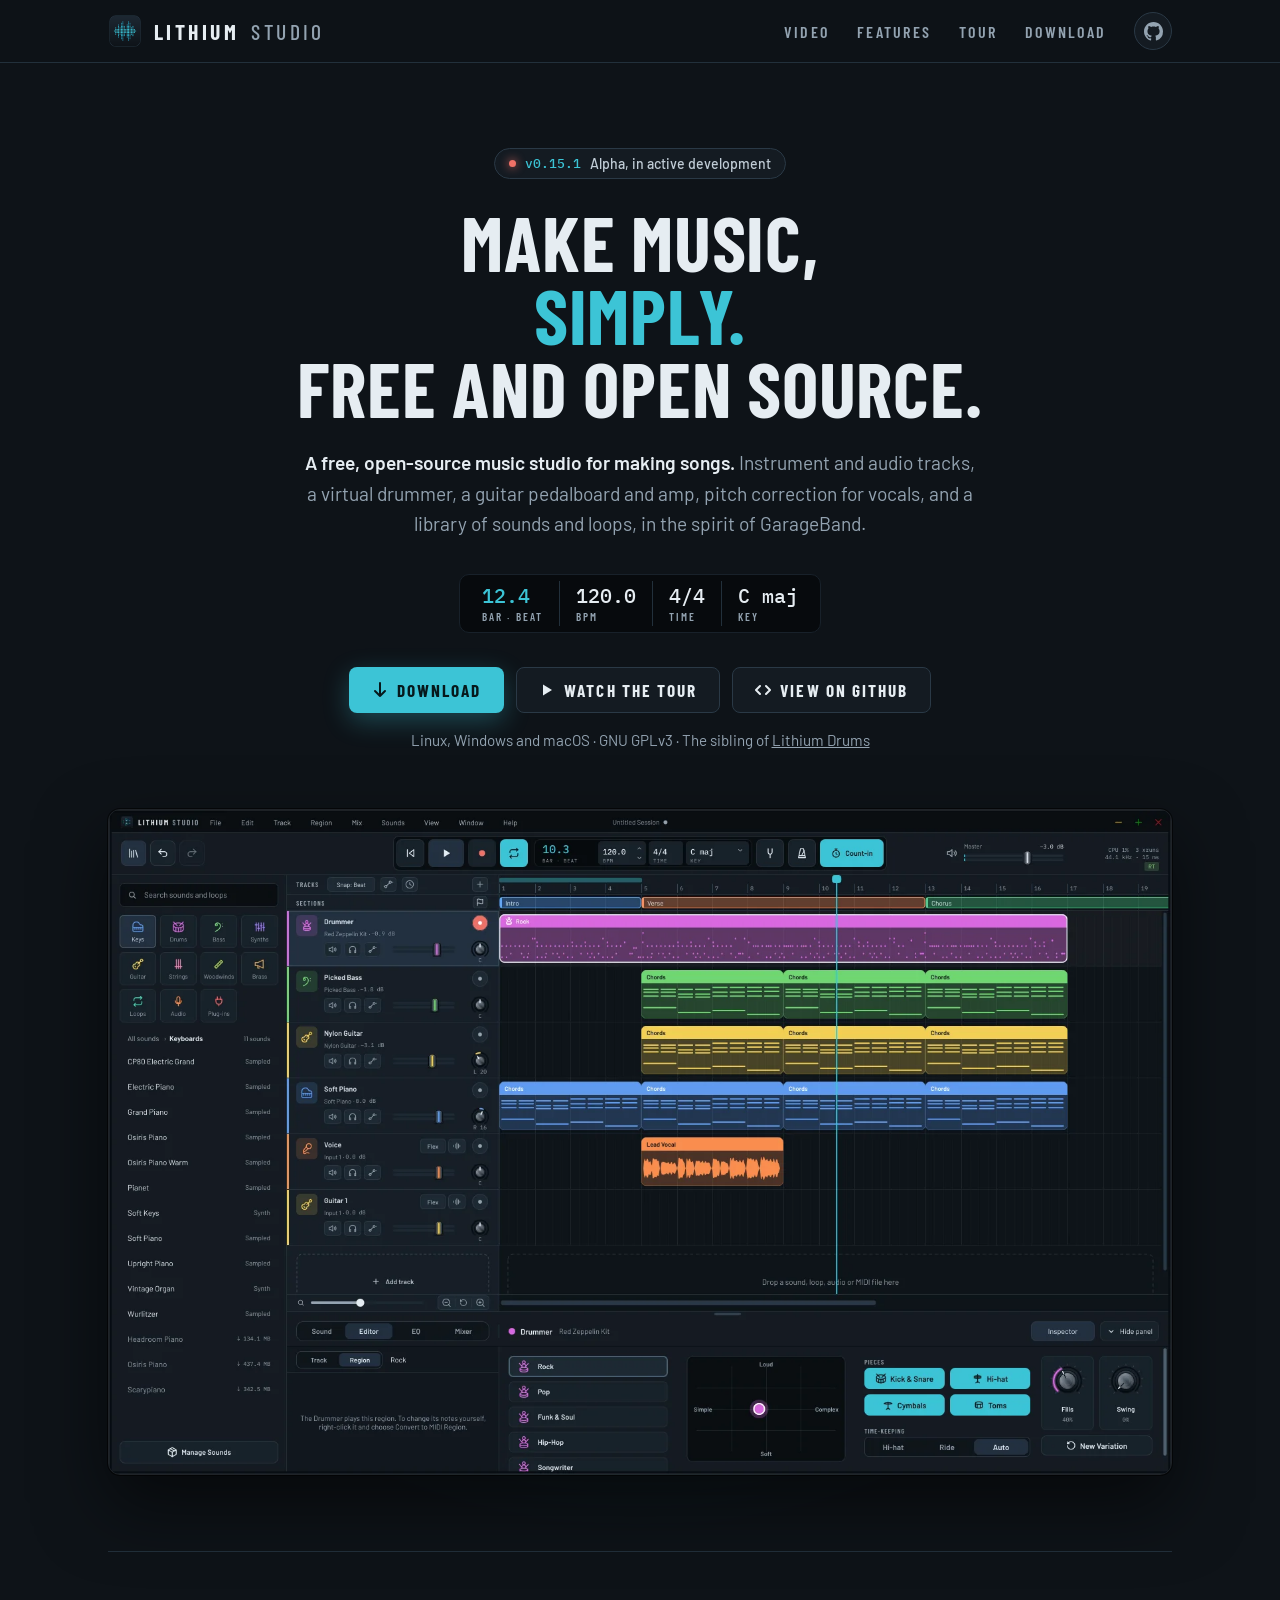
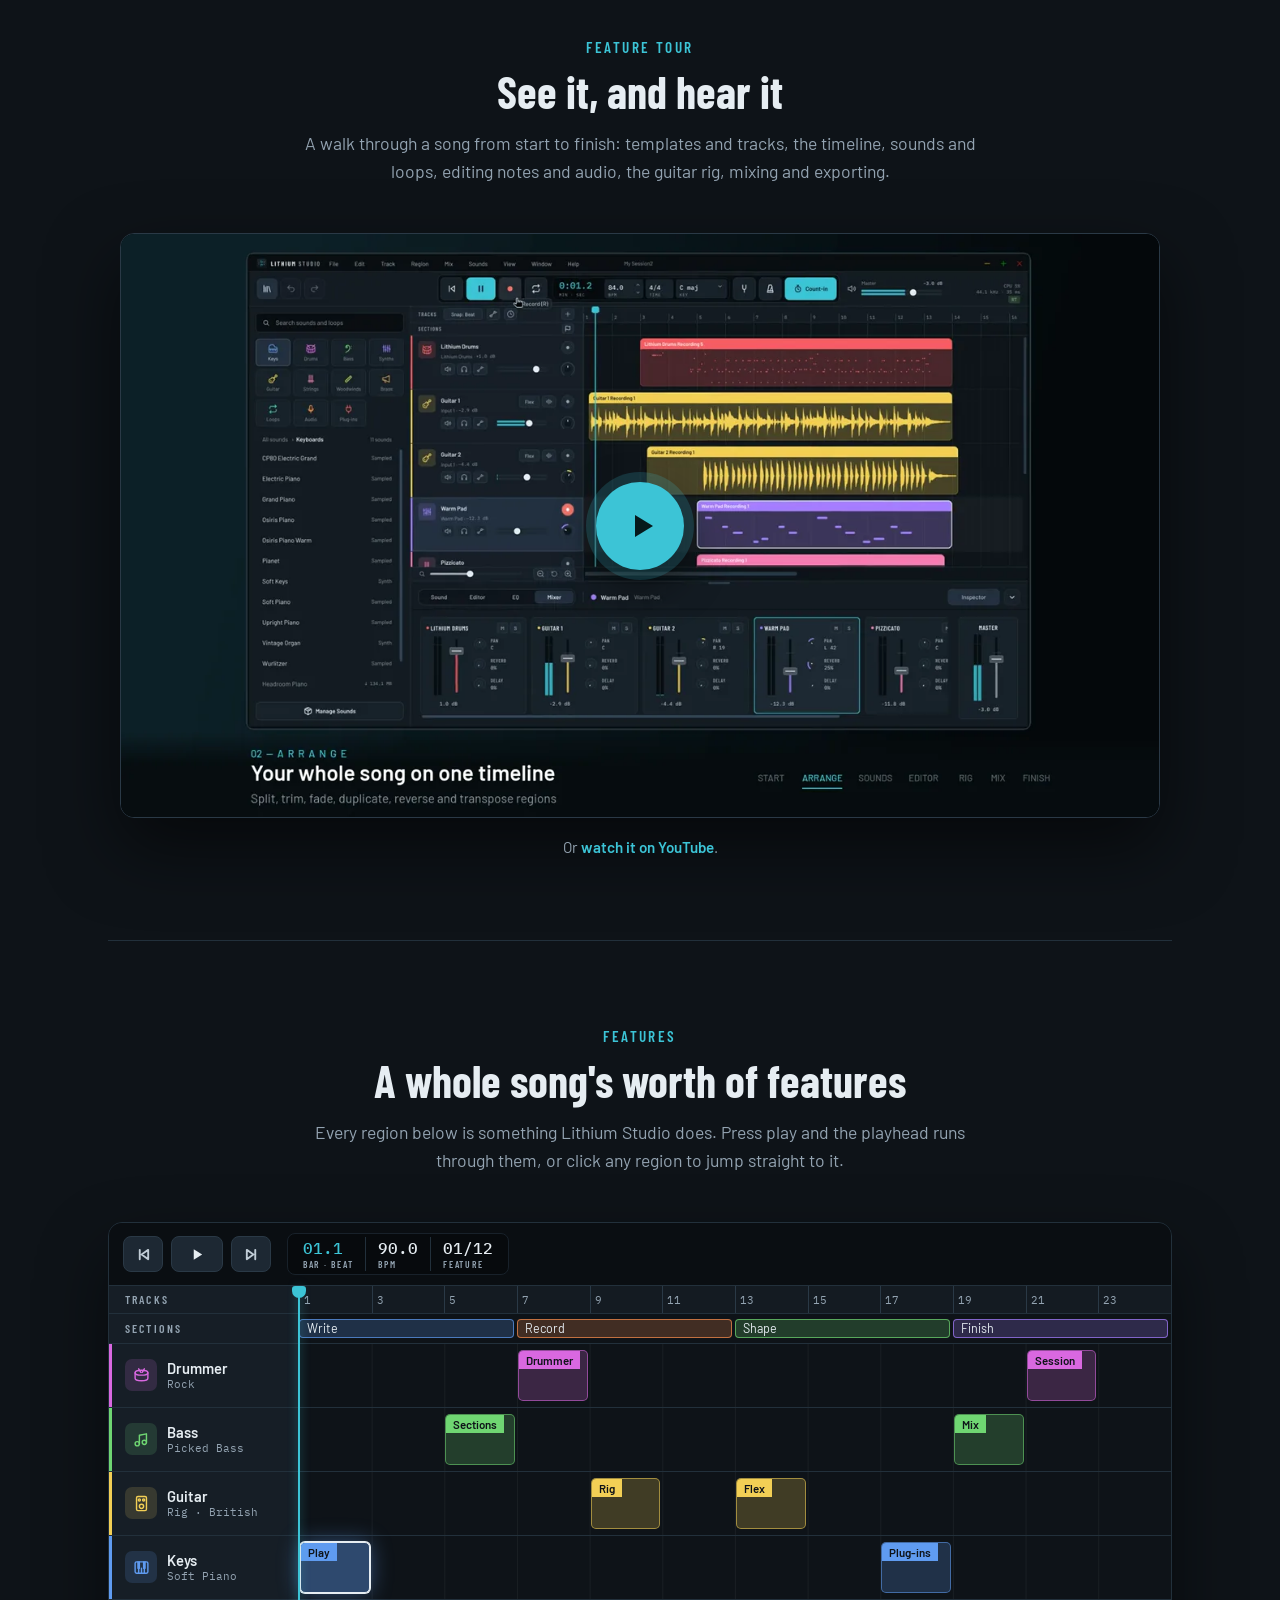
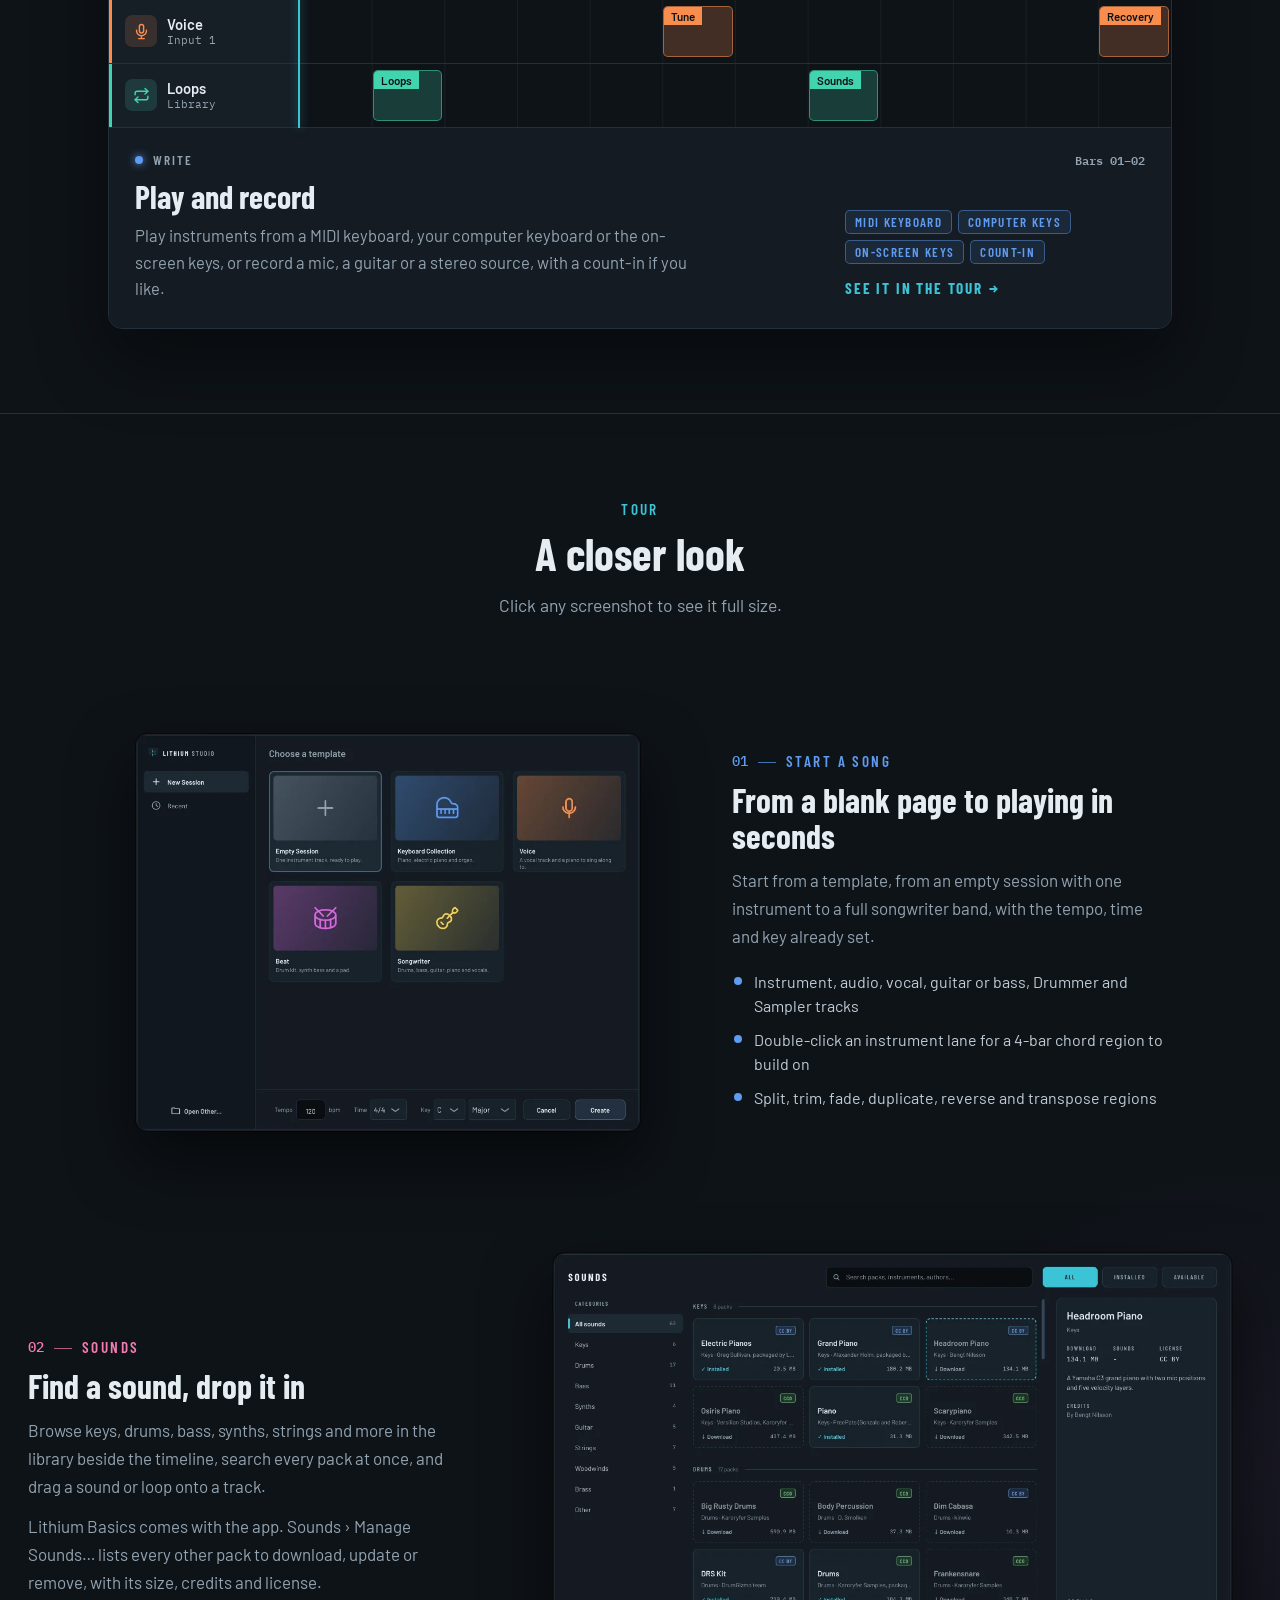
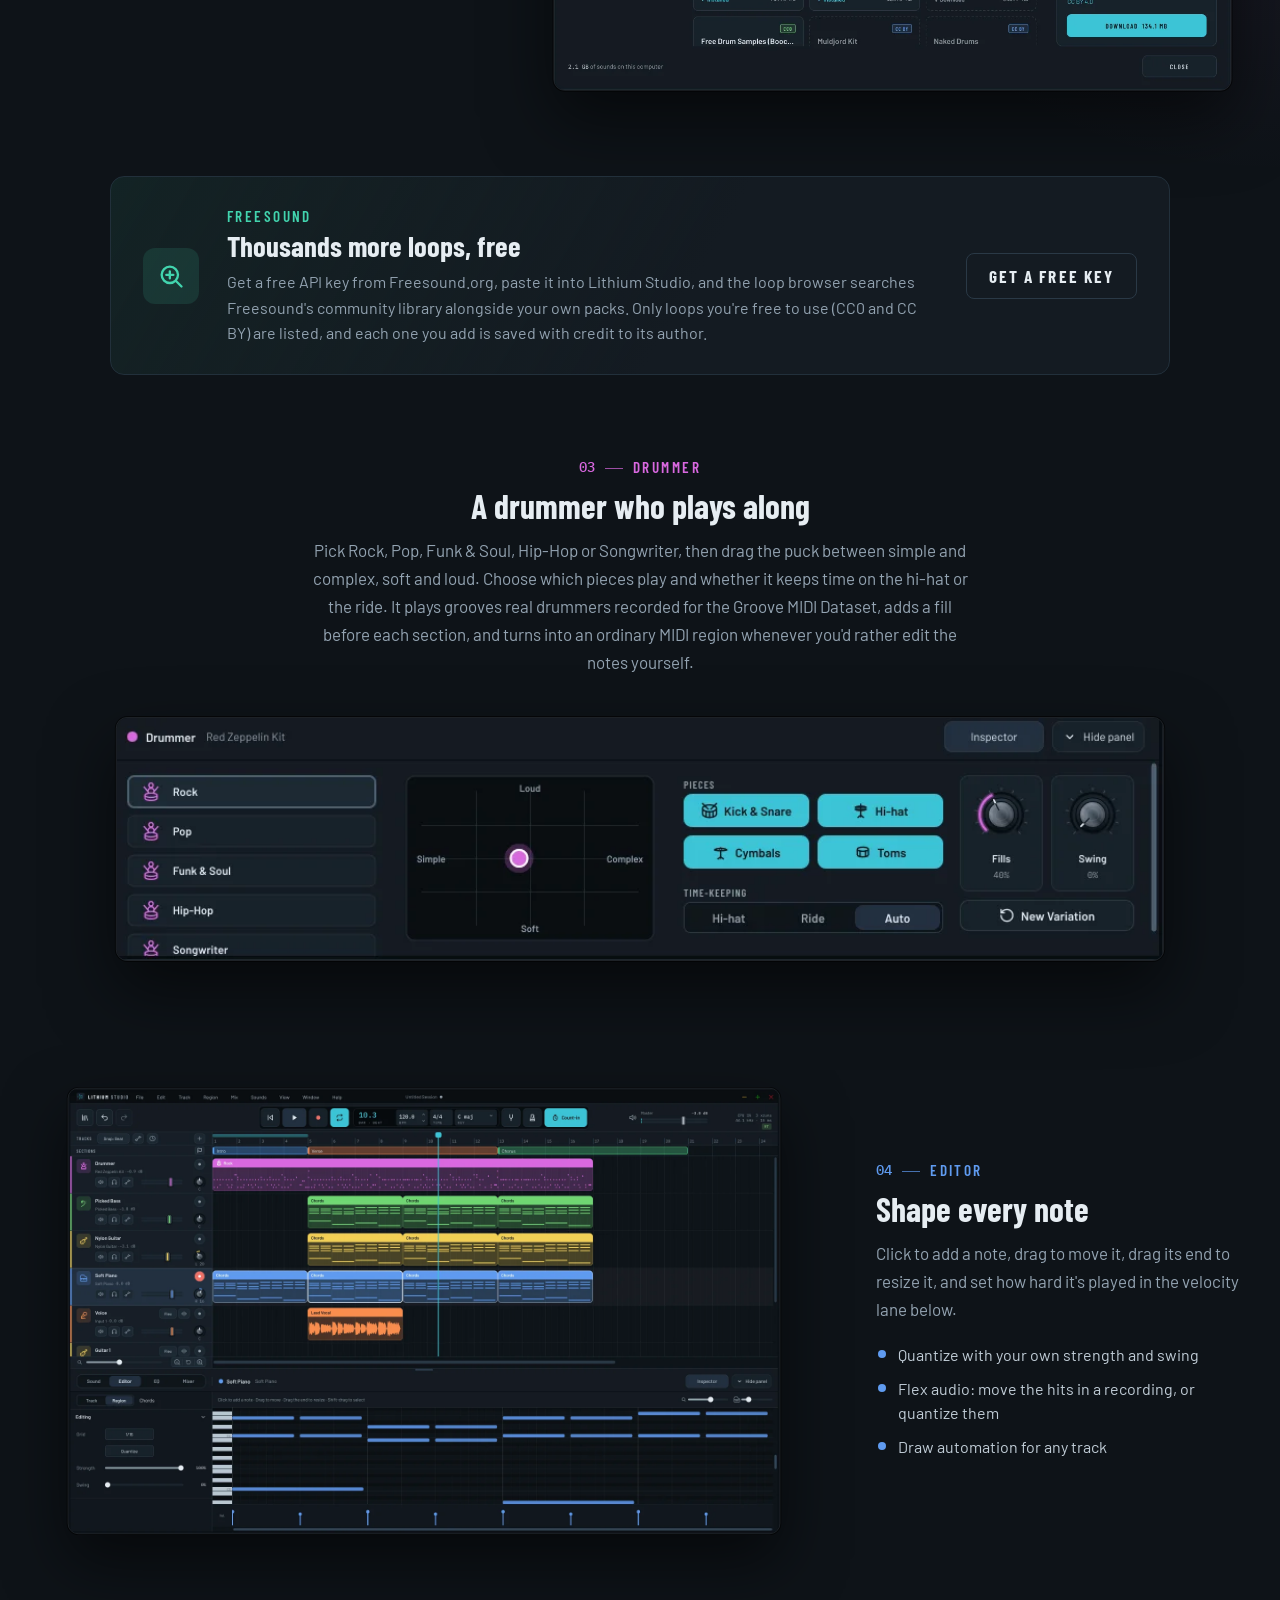
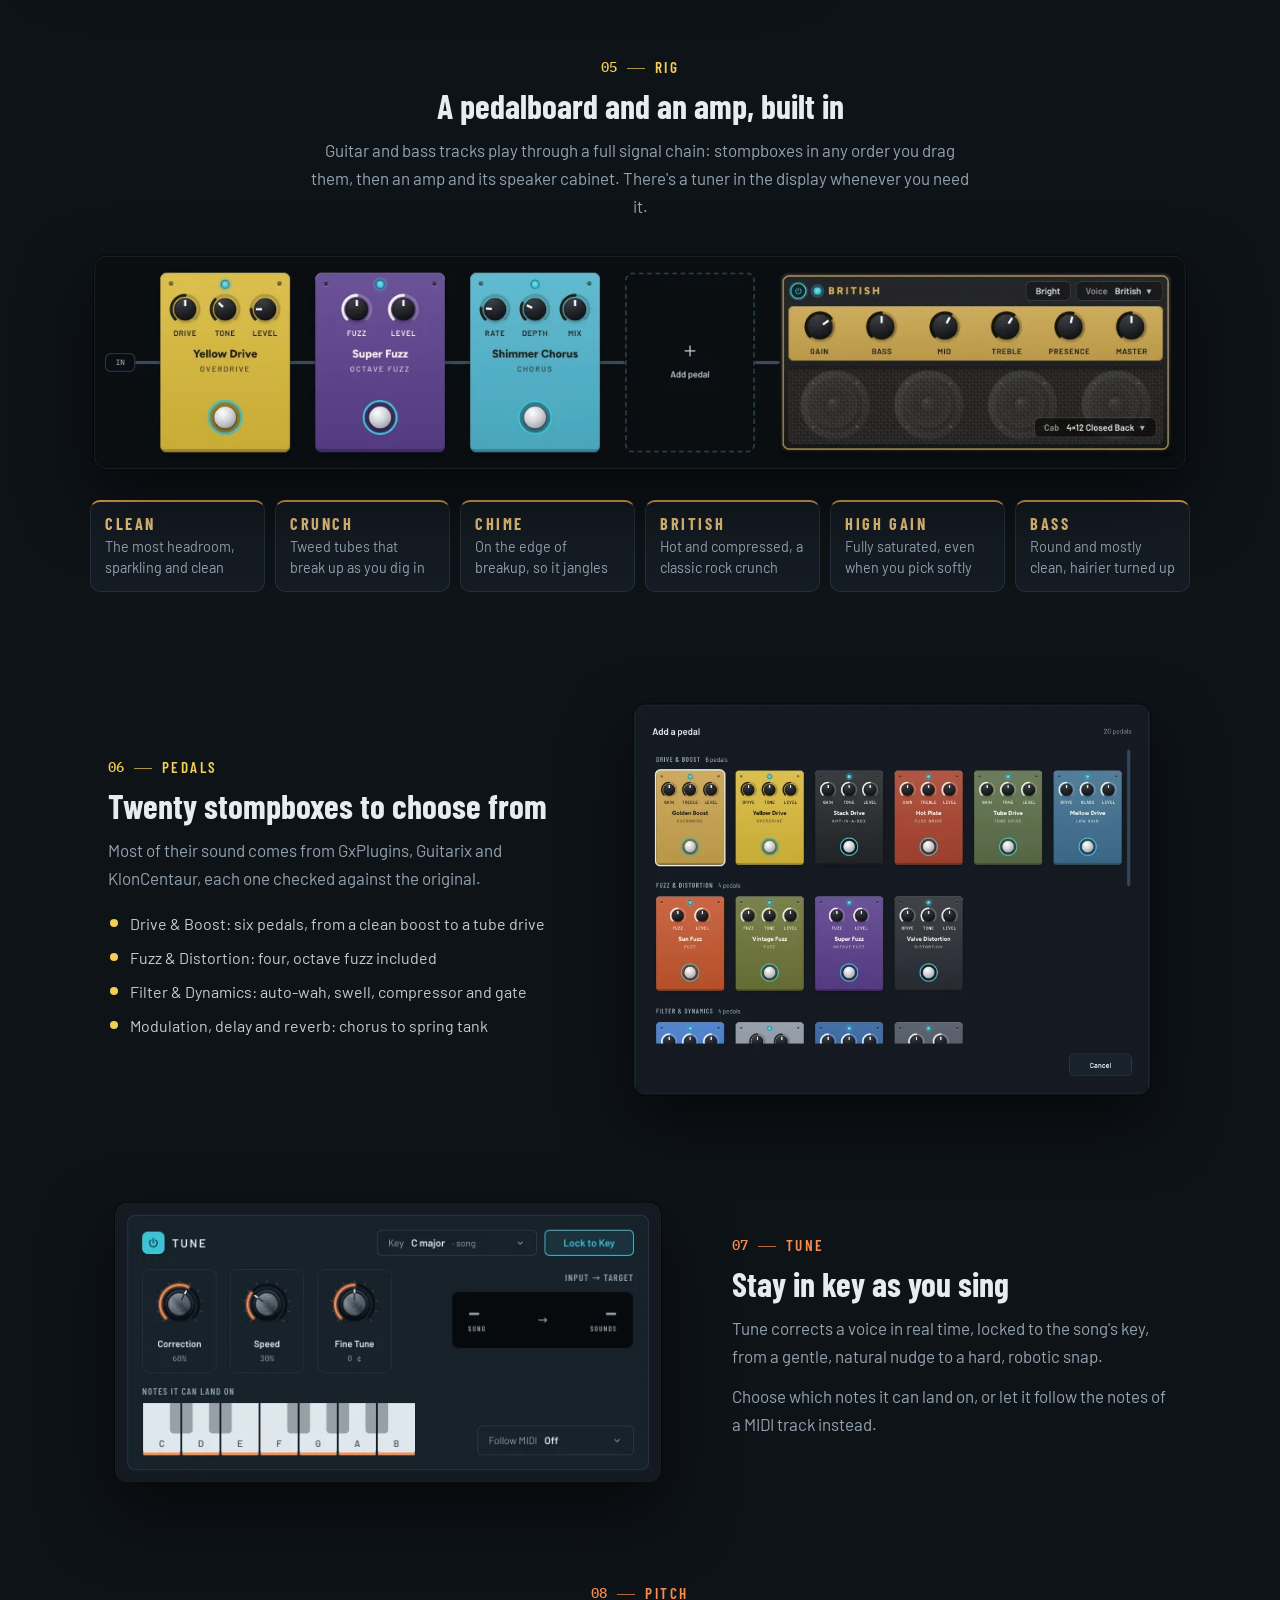
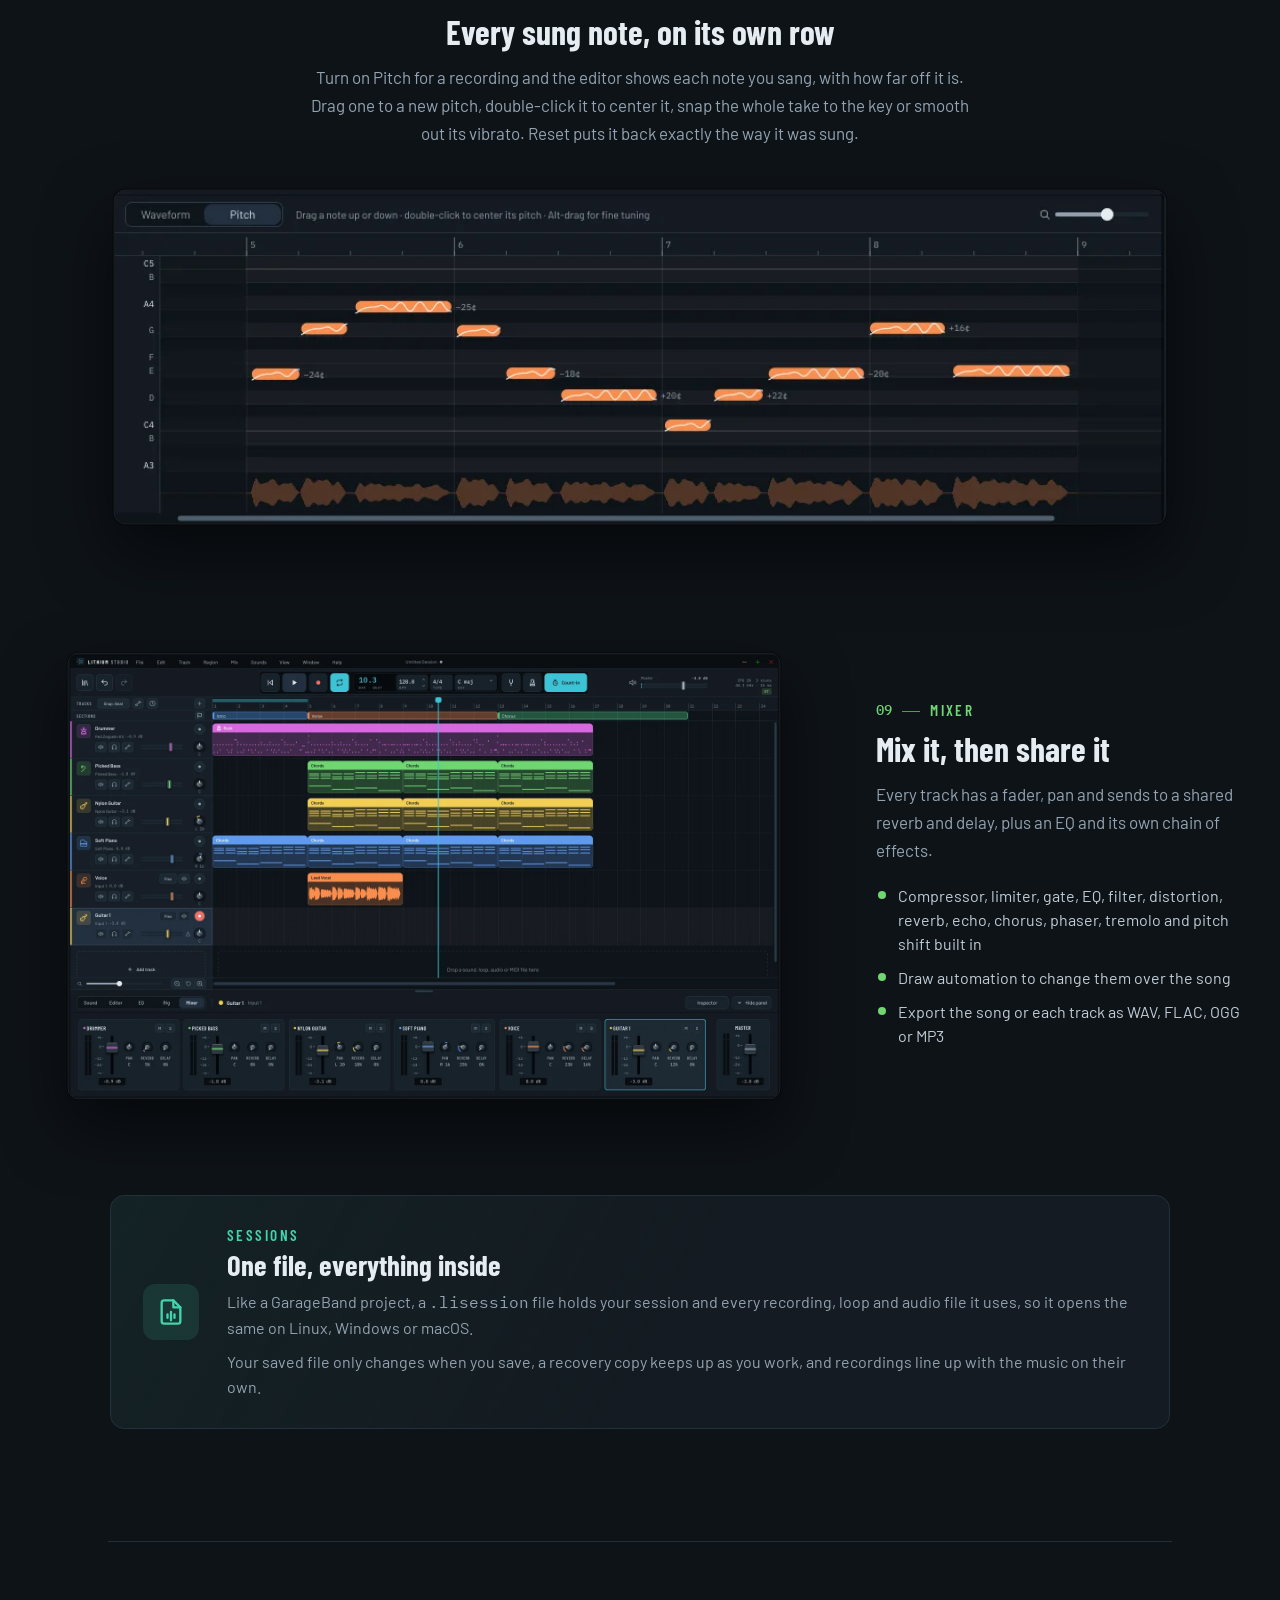
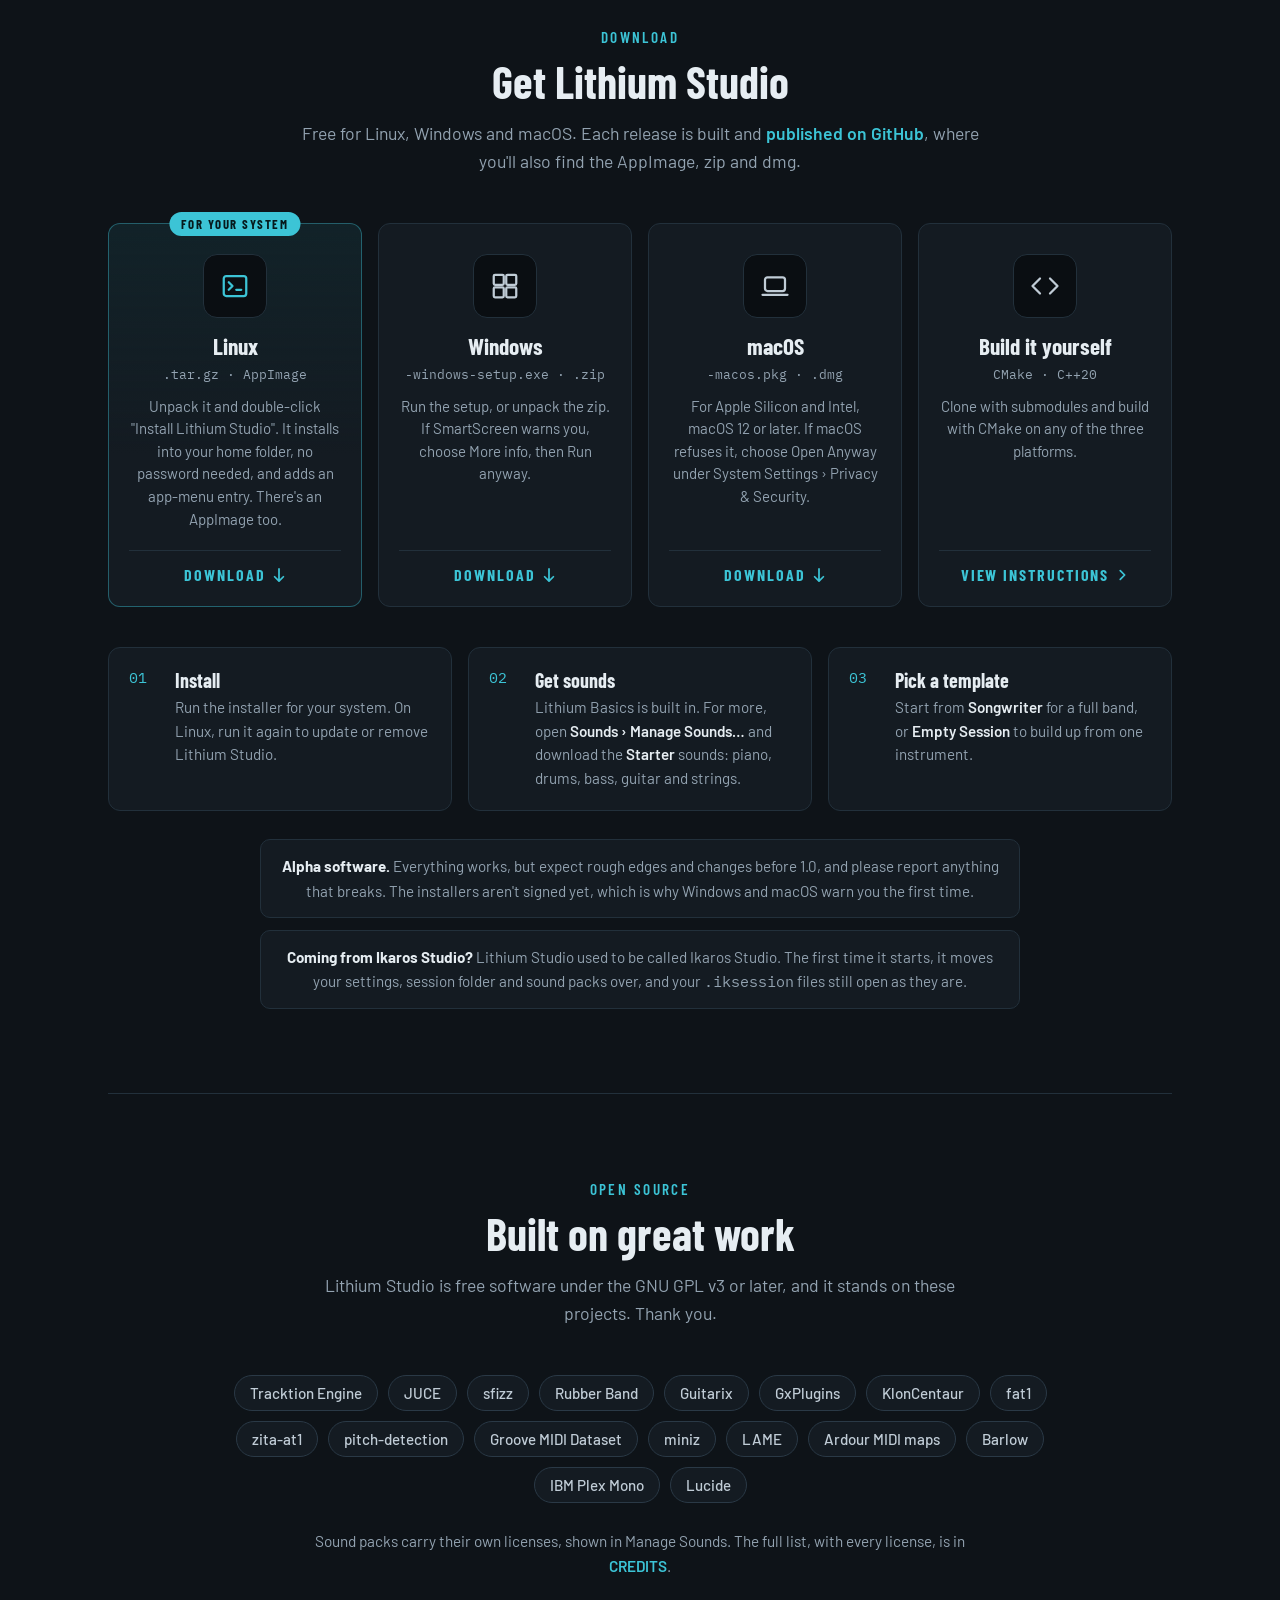
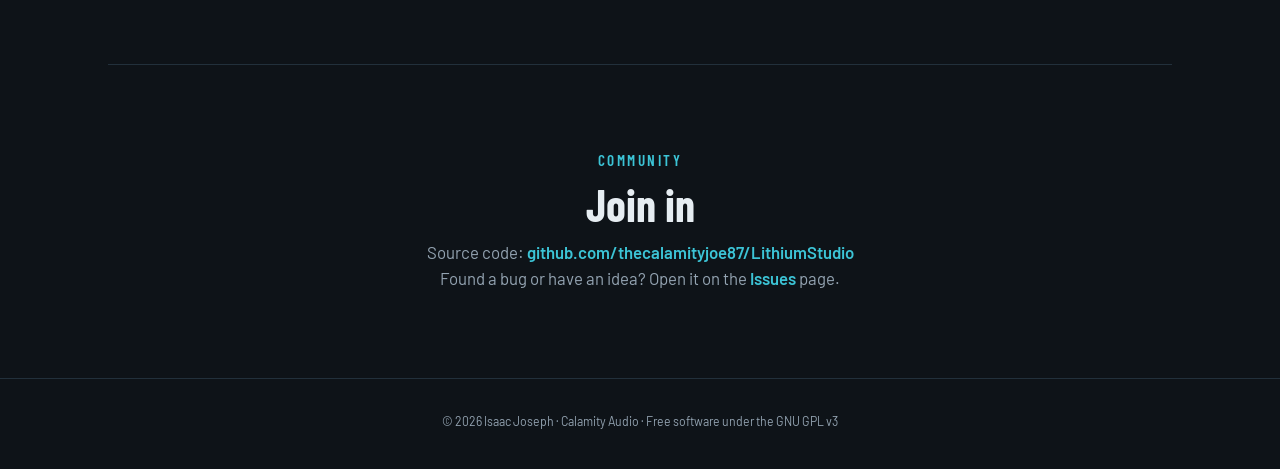
<file: lithium-studio/index.html>
<!doctype html>
<html lang="en">
<head>
  <meta charset="utf-8">
  <meta name="viewport" content="width=device-width,initial-scale=1">
  <meta name="description" content="Lithium Studio: a free, open-source music studio for Linux, Windows and macOS, in the spirit of GarageBand. Instrument and audio tracks, a virtual drummer, a guitar pedalboard and amp, pitch correction for vocals, and a library of sounds and loops.">
  <meta name="theme-color" content="#0e1318">
  <meta property="og:title" content="Lithium Studio">
  <meta property="og:description" content="A free, open-source music studio for making songs, in the spirit of GarageBand. For Linux, Windows and macOS.">
  <meta property="og:image" content="https://thecalamityjoe87.github.io/lithium-studio/assets/og.jpg">
  <meta property="og:type" content="website">
  <meta name="twitter:card" content="summary_large_image">
  <title>Lithium Studio</title>
  <link rel="icon" type="image/png" sizes="64x64" href="assets/icon-64.png">
  <link rel="apple-touch-icon" href="assets/icon.png">
  <link rel="preconnect" href="https://fonts.googleapis.com">
  <link rel="preconnect" href="https://fonts.gstatic.com" crossorigin>
  <link href="https://fonts.googleapis.com/css2?family=Barlow:wght@400;500;600&family=Barlow+Condensed:wght@500;600;700&family=IBM+Plex+Mono:wght@400;500&display=swap" rel="stylesheet">
  <link rel="stylesheet" href="assets/styles.css?v=2">
  <script>document.documentElement.classList.add('js')</script>
</head>
<body>
  <header class="site-header">
    <div class="wrap">
      <a class="brand" href="#home" aria-label="Lithium Studio, back to top">
        <img src="assets/icon.png" alt="" width="34" height="34">
        <b>Lithium</b><span>Studio</span>
      </a>
      <nav class="top-nav" aria-label="Main">
        <div class="nav-tabs">
          <a href="#video">Video</a>
          <a href="#features">Features</a>
          <a href="#tour">Tour</a>
          <a href="#download">Download</a>
        </div>
        <a class="icon-link" href="https://github.com/thecalamityjoe87/LithiumStudio" target="_blank" rel="noopener" aria-label="GitHub repository">
          <svg viewBox="0 0 16 16" width="19" height="19" fill="currentColor" aria-hidden="true"><path d="M8 0C3.58 0 0 3.58 0 8c0 3.54 2.29 6.53 5.47 7.59.4.07.55-.17.55-.38 0-.19-.01-.82-.01-1.49-2.01.37-2.53-.49-2.69-.94-.09-.23-.48-.94-.82-1.13-.28-.15-.68-.52-.01-.53.63-.01 1.08.58 1.23.82.72 1.21 1.87.87 2.33.66.07-.52.28-.87.51-1.07-1.78-.2-3.64-.89-3.64-3.95 0-.87.31-1.59.82-2.15-.08-.2-.36-1.02.08-2.12 0 0 .67-.21 2.2.82.64-.18 1.32-.27 2-.27.68 0 1.36.09 2 .27 1.53-1.04 2.2-.82 2.2-.82.44 1.1.16 1.92.08 2.12.51.56.82 1.27.82 2.15 0 3.07-1.87 3.75-3.65 3.95.29.25.54.73.54 1.48 0 1.07-.01 1.93-.01 2.2 0 .21.15.46.55.38A8.013 8.013 0 0 0 16 8c0-4.42-3.58-8-8-8z"/></svg>
        </a>
      </nav>
    </div>
  </header>

  <main class="wrap content" id="home">
    <section class="hero">
      <span class="badge hero-in" style="--hero-delay:0s"><span class="dot" aria-hidden="true"></span><span class="mono">v0.15.1</span> Alpha, in active development</span>
      <h1 class="hero-in" style="--hero-delay:.08s"><span>Make music,</span> <em>simply.</em> <span>Free and open source.</span></h1>
      <p class="lead hero-in" style="--hero-delay:.16s"><strong>A free, open-source music studio for making songs.</strong> Instrument and audio tracks, a virtual drummer, a guitar pedalboard and amp, pitch correction for vocals, and a library of sounds and loops, in the spirit of GarageBand.</p>

      <div class="lcd hero-in" style="--hero-delay:.24s" aria-hidden="true">
        <div class="lcd-cell pos"><span class="lcd-value" id="lcd-pos">10.3</span><span class="lcd-label">Bar · Beat</span></div>
        <div class="lcd-cell"><span class="lcd-value">120.0</span><span class="lcd-label">BPM</span></div>
        <div class="lcd-cell"><span class="lcd-value">4/4</span><span class="lcd-label">Time</span></div>
        <div class="lcd-cell key"><span class="lcd-value">C maj</span><span class="lcd-label">Key</span></div>
      </div>

      <p class="actions hero-in" style="--hero-delay:.32s">
        <a class="btn primary" href="#download">
          <svg viewBox="0 0 16 16" fill="none" stroke="currentColor" stroke-width="2" stroke-linecap="round" stroke-linejoin="round" aria-hidden="true"><path d="M3 9l5 5 5-5M8 1v13"/></svg>
          Download
        </a>
        <a class="btn ghost" href="#video">
          <svg viewBox="0 0 16 16" fill="currentColor" aria-hidden="true"><path d="M4 2.5v11l9-5.5z"/></svg>
          Watch the tour
        </a>
        <a class="btn ghost" href="https://github.com/thecalamityjoe87/LithiumStudio" target="_blank" rel="noopener">
          <svg viewBox="0 0 16 16" fill="none" stroke="currentColor" stroke-width="2" stroke-linecap="round" stroke-linejoin="round" aria-hidden="true"><path d="M5 4L1 8l4 4M11 4l4 4-4 4"/></svg>
          View on GitHub
        </a>
      </p>
      <p class="platforms hero-in" style="--hero-delay:.36s">Linux, Windows and macOS · GNU GPLv3 · The sibling of <a href="../lithium-drums/">Lithium Drums</a></p>

      <div class="hero-shot shot screen-card hero-in" style="--hero-delay:.44s">
        <img src="assets/arrangement.webp" width="1600" height="1000" alt="The main window: a drummer, bass, guitar, piano and vocal track arranged into Intro, Verse and Chorus sections, with the Drummer's controls below" fetchpriority="high">
      </div>
    </section>

    <section id="video">
      <div class="section-head reveal">
        <span class="eyebrow">Feature tour</span>
        <h2>See it, and hear it</h2>
        <p>A walk through a song from start to finish: templates and tracks, the timeline, sounds and loops, editing notes and audio, the guitar rig, mixing and exporting.</p>
      </div>
      <div class="video reveal" id="video-player">
        <button class="video-facade" type="button" data-video="UwhFv_xAIkM" aria-label="Play the Lithium Studio feature tour video">
          <img src="assets/video-poster.webp" width="1280" height="720" alt="" loading="lazy">
          <span class="video-play" aria-hidden="true"><svg viewBox="0 0 16 16" fill="currentColor"><path d="M4 2.5v11l9-5.5z"/></svg></span>
        </button>
      </div>
      <p class="video-note reveal">Or <a href="https://www.youtube.com/watch?v=UwhFv_xAIkM" target="_blank" rel="noopener">watch it on YouTube</a>.</p>
    </section>

    <section id="features">
      <div class="section-head reveal">
        <span class="eyebrow">Features</span>
        <h2>A whole song's worth of features</h2>
        <p>Every region below is something Lithium Studio does. Press play and the playhead runs through them, or click any region to jump straight to it.</p>
      </div>

      <div class="arr reveal" id="arr">
        <div class="arr-transport" aria-label="Feature tour transport">
          <button type="button" class="arr-btn" data-step="-1" aria-label="Previous feature"><svg viewBox="0 0 16 16" fill="none" stroke="currentColor" stroke-width="2" stroke-linecap="round" stroke-linejoin="round" aria-hidden="true"><path d="M4 3v10M13 3L6 8l7 5z"/></svg></button>
          <button type="button" class="arr-btn play" id="arr-play" aria-label="Play"><svg class="i-play" viewBox="0 0 16 16" fill="currentColor" aria-hidden="true"><path d="M4 2.5v11l9-5.5z"/></svg><svg class="i-pause" viewBox="0 0 16 16" fill="currentColor" aria-hidden="true"><rect x="3.5" y="2.5" width="3" height="11" rx="1"/><rect x="9.5" y="2.5" width="3" height="11" rx="1"/></svg></button>
          <button type="button" class="arr-btn" data-step="1" aria-label="Next feature"><svg viewBox="0 0 16 16" fill="none" stroke="currentColor" stroke-width="2" stroke-linecap="round" stroke-linejoin="round" aria-hidden="true"><path d="M12 3v10M3 3l7 5-7 5z"/></svg></button>
          <div class="arr-lcd mono" aria-hidden="true">
            <span><b id="arr-pos">01.1</b><i>Bar · Beat</i></span>
            <span><b>90.0</b><i>BPM</i></span>
            <span class="wide"><b id="arr-count">01/12</b><i>Feature</i></span>
          </div>
        </div>

        <div class="arr-tracks" style="--bars:24">
          <div class="arr-row arr-ruler"><div class="arr-head">Tracks</div><div class="arr-lane"><span style="--s:0">1</span><span style="--s:2">3</span><span style="--s:4">5</span><span style="--s:6">7</span><span style="--s:8">9</span><span style="--s:10">11</span><span style="--s:12">13</span><span style="--s:14">15</span><span style="--s:16">17</span><span style="--s:18">19</span><span style="--s:20">21</span><span style="--s:22">23</span></div></div>
          <div class="arr-row arr-sections"><div class="arr-head">Sections</div><div class="arr-lane"><span style="--s:0;--l:6;--tc:var(--t-keys)">Write</span><span style="--s:6;--l:6;--tc:var(--t-audio)">Record</span><span style="--s:12;--l:6;--tc:var(--t-bass)">Shape</span><span style="--s:18;--l:6;--tc:var(--t-synths)">Finish</span></div></div>
          <div class="arr-row" style="--tc:var(--t-drums)">
            <div class="arr-head"><span class="arr-icon"><svg viewBox="0 0 24 24" fill="none" stroke="currentColor" stroke-width="2" stroke-linecap="round" stroke-linejoin="round" aria-hidden="true"><ellipse cx="12" cy="8" rx="9" ry="3.5"/><path d="M3 8v8c0 1.9 4 3.5 9 3.5s9-1.6 9-3.5V8"/><path d="M8 2.5l3 5M16 2.5l-3 5"/></svg></span><span class="arr-name">Drummer<small>Rock</small></span></div>
            <div class="arr-lane">
              <button type="button" class="region beats" style="--s:6;--l:2" data-i="3" aria-controls="feat-4" aria-label="A virtual drummer"><span class="region-name">Drummer</span><span class="region-body"></span></button>
              <button type="button" class="region beats" style="--s:20;--l:2" data-i="10" aria-controls="feat-11" aria-label="One file per song"><span class="region-name">Session</span><span class="region-body"></span></button>
            </div>
          </div>
          <div class="arr-row" style="--tc:var(--t-bass)">
            <div class="arr-head"><span class="arr-icon"><svg viewBox="0 0 24 24" fill="none" stroke="currentColor" stroke-width="2" stroke-linecap="round" stroke-linejoin="round" aria-hidden="true"><path d="M9 18V6l10-2v12"/><circle cx="6" cy="18" r="3"/><circle cx="16" cy="16" r="3"/></svg></span><span class="arr-name">Bass<small>Picked Bass</small></span></div>
            <div class="arr-lane">
              <button type="button" class="region notes" style="--s:4;--l:2" data-i="2" aria-controls="feat-3" aria-label="Song sections"><span class="region-name">Sections</span><span class="region-body"></span></button>
              <button type="button" class="region notes" style="--s:18;--l:2" data-i="9" aria-controls="feat-10" aria-label="Mix and export"><span class="region-name">Mix</span><span class="region-body"></span></button>
            </div>
          </div>
          <div class="arr-row" style="--tc:var(--t-guitar)">
            <div class="arr-head"><span class="arr-icon"><svg viewBox="0 0 24 24" fill="none" stroke="currentColor" stroke-width="2" stroke-linecap="round" stroke-linejoin="round" aria-hidden="true"><rect x="5" y="2" width="14" height="20" rx="2"/><circle cx="9" cy="7" r="1.5"/><circle cx="15" cy="7" r="1.5"/><circle cx="12" cy="16" r="3"/></svg></span><span class="arr-name">Guitar<small>Rig · British</small></span></div>
            <div class="arr-lane">
              <button type="button" class="region wave" style="--s:8;--l:2" data-i="4" aria-controls="feat-5" aria-label="Guitar and bass rig"><span class="region-name">Rig</span><span class="region-body"></span></button>
              <button type="button" class="region wave" style="--s:12;--l:2" data-i="6" aria-controls="feat-7" aria-label="Flex time"><span class="region-name">Flex</span><span class="region-body"></span></button>
            </div>
          </div>
          <div class="arr-row" style="--tc:var(--t-keys)">
            <div class="arr-head"><span class="arr-icon"><svg viewBox="0 0 24 24" fill="none" stroke="currentColor" stroke-width="2" stroke-linecap="round" stroke-linejoin="round" aria-hidden="true"><rect x="3" y="4" width="18" height="16" rx="2"/><path d="M8 13v7M12 13v7M16 13v7"/><path d="M7 4v9h2V4M15 4v9h2V4"/></svg></span><span class="arr-name">Keys<small>Soft Piano</small></span></div>
            <div class="arr-lane">
              <button type="button" class="region notes" style="--s:0;--l:2" data-i="0" aria-controls="feat-1" aria-label="Play and record"><span class="region-name">Play</span><span class="region-body"></span></button>
              <button type="button" class="region notes" style="--s:16;--l:2" data-i="8" aria-controls="feat-9" aria-label="Your plug-ins and gear"><span class="region-name">Plug-ins</span><span class="region-body"></span></button>
            </div>
          </div>
          <div class="arr-row" style="--tc:var(--t-audio)">
            <div class="arr-head"><span class="arr-icon"><svg viewBox="0 0 24 24" fill="none" stroke="currentColor" stroke-width="2" stroke-linecap="round" stroke-linejoin="round" aria-hidden="true"><rect x="9" y="2" width="6" height="12" rx="3"/><path d="M5 10v1a7 7 0 0 0 14 0v-1M12 18v4M8 22h8"/></svg></span><span class="arr-name">Voice<small>Input 1</small></span></div>
            <div class="arr-lane">
              <button type="button" class="region wave" style="--s:10;--l:2" data-i="5" aria-controls="feat-6" aria-label="Vocals in tune"><span class="region-name">Tune</span><span class="region-body"></span></button>
              <button type="button" class="region wave" style="--s:22;--l:2" data-i="11" aria-controls="feat-12" aria-label="Never lose a take"><span class="region-name">Recovery</span><span class="region-body"></span></button>
            </div>
          </div>
          <div class="arr-row" style="--tc:var(--t-loops)">
            <div class="arr-head"><span class="arr-icon"><svg viewBox="0 0 24 24" fill="none" stroke="currentColor" stroke-width="2" stroke-linecap="round" stroke-linejoin="round" aria-hidden="true"><path d="M17 2l4 4-4 4"/><path d="M3 11V9a3 3 0 0 1 3-3h15"/><path d="M7 22l-4-4 4-4"/><path d="M21 13v2a3 3 0 0 1-3 3H3"/></svg></span><span class="arr-name">Loops<small>Library</small></span></div>
            <div class="arr-lane">
              <button type="button" class="region notes" style="--s:2;--l:2" data-i="1" aria-controls="feat-2" aria-label="Loops that fit"><span class="region-name">Loops</span><span class="region-body"></span></button>
              <button type="button" class="region notes" style="--s:14;--l:2" data-i="7" aria-controls="feat-8" aria-label="Sound packs and Freesound"><span class="region-name">Sounds</span><span class="region-body"></span></button>
            </div>
          </div>
          <div class="arr-playhead" aria-hidden="true"></div>
        </div>

        <div class="arr-panel">
          <article class="feat on" id="feat-1" style="--tc:var(--t-keys)">
            <div class="feat-head"><span class="feat-dot"></span>Write<span class="mono">Bars 01–02</span></div>
            <div class="feat-body">
              <h3>Play and record</h3>
              <p>Play instruments from a MIDI keyboard, your computer keyboard or the on-screen keys, or record a mic, a guitar or a stereo source, with a count-in if you like.</p>
            </div>
            <div class="feat-side">
              <ul class="feat-tags"><li>MIDI keyboard</li><li>Computer keys</li><li>On-screen keys</li><li>Count-in</li></ul>
              <a class="feat-more" href="#tour-start">See it in the tour</a>
            </div>
          </article>
          <article class="feat" id="feat-2" style="--tc:var(--t-loops)">
            <div class="feat-head"><span class="feat-dot"></span>Write<span class="mono">Bars 03–04</span></div>
            <div class="feat-body">
              <h3>Loops that fit</h3>
              <p>Loops from the library follow your song's key and tempo, and the tempo and time signature can change partway through the song.</p>
            </div>
            <div class="feat-side">
              <ul class="feat-tags"><li>Follows the key</li><li>Follows the tempo</li><li>Tempo changes</li></ul>
            </div>
          </article>
          <article class="feat" id="feat-3" style="--tc:var(--t-bass)">
            <div class="feat-head"><span class="feat-dot"></span>Write<span class="mono">Bars 05–06</span></div>
            <div class="feat-body">
              <h3>Song sections</h3>
              <p>Mark the intro, verse and chorus above your tracks, then drag a section to move its music on every track, or Alt-drag to copy it.</p>
            </div>
            <div class="feat-side">
              <ul class="feat-tags"><li>Intro</li><li>Verse</li><li>Chorus</li><li>Alt-drag to copy</li></ul>
            </div>
          </article>
          <article class="feat" id="feat-4" style="--tc:var(--t-drums)">
            <div class="feat-head"><span class="feat-dot"></span>Record<span class="mono">Bars 07–08</span></div>
            <div class="feat-body">
              <h3>A virtual drummer</h3>
              <p>Five styles of grooves played by real drummers. Choose how busy and how loud, which pieces play, how often it fills and how much it swings.</p>
            </div>
            <div class="feat-side">
              <ul class="feat-tags"><li>Rock</li><li>Pop</li><li>Funk &amp; Soul</li><li>Hip-Hop</li><li>Songwriter</li></ul>
              <a class="feat-more" href="#tour-drummer">See it in the tour</a>
            </div>
          </article>
          <article class="feat" id="feat-5" style="--tc:var(--t-guitar)">
            <div class="feat-head"><span class="feat-dot"></span>Record<span class="mono">Bars 09–10</span></div>
            <div class="feat-body">
              <h3>Guitar and bass rig</h3>
              <p>Twenty stompboxes and an amp with six voices and swappable cabinets, built from GxPlugins, Guitarix and KlonCentaur. There's a tuner and a noise gate, too.</p>
            </div>
            <div class="feat-side">
              <ul class="feat-tags"><li>20 pedals</li><li>6 amp voices</li><li>Tuner</li><li>Noise gate</li></ul>
              <a class="feat-more" href="#tour-rig">See it in the tour</a>
            </div>
          </article>
          <article class="feat" id="feat-6" style="--tc:var(--t-audio)">
            <div class="feat-head"><span class="feat-dot"></span>Record<span class="mono">Bars 11–12</span></div>
            <div class="feat-body">
              <h3>Vocals in tune</h3>
              <p>Tune keeps a voice in key as you sing, from a gentle nudge to a hard, robotic snap. Or edit each sung note by hand in Pitch mode.</p>
            </div>
            <div class="feat-side">
              <ul class="feat-tags"><li>Lock to key</li><li>Follow MIDI</li><li>Pitch editor</li></ul>
              <a class="feat-more" href="#tour-tune">See it in the tour</a>
            </div>
          </article>
          <article class="feat" id="feat-7" style="--tc:var(--t-guitar)">
            <div class="feat-head"><span class="feat-dot"></span>Shape<span class="mono">Bars 13–14</span></div>
            <div class="feat-body">
              <h3>Flex time</h3>
              <p>Drag the hits in a recording to new places while the audio in between stretches to fit, or quantize them to the grid like notes.</p>
            </div>
            <div class="feat-side">
              <ul class="feat-tags"><li>Move hits</li><li>Quantize audio</li></ul>
              <a class="feat-more" href="#tour-editor">See it in the tour</a>
            </div>
          </article>
          <article class="feat" id="feat-8" style="--tc:var(--t-loops)">
            <div class="feat-head"><span class="feat-dot"></span>Shape<span class="mono">Bars 15–16</span></div>
            <div class="feat-body">
              <h3>Sound packs and Freesound</h3>
              <p>Lithium Basics is built in, with more packs a click away in Manage Sounds. Add a free Freesound.org API key and you can search thousands of free loops, too.</p>
            </div>
            <div class="feat-side">
              <ul class="feat-tags"><li>Lithium Basics</li><li>Manage Sounds</li><li>Freesound</li></ul>
              <a class="feat-more" href="#tour-sounds">See it in the tour</a>
            </div>
          </article>
          <article class="feat" id="feat-9" style="--tc:var(--t-keys)">
            <div class="feat-head"><span class="feat-dot"></span>Shape<span class="mono">Bars 17–18</span></div>
            <div class="feat-body">
              <h3>Your plug-ins and gear</h3>
              <p>VST3 and LV2 on Linux and Windows, VST3 and Audio Units on macOS, scanned in a helper process so one that crashes is just skipped. Controllers from Akai, Arturia, Novation and more are mapped out of the box.</p>
            </div>
            <div class="feat-side">
              <ul class="feat-tags"><li>VST3</li><li>LV2</li><li>Audio Units</li><li>Mackie Control</li></ul>
            </div>
          </article>
          <article class="feat" id="feat-10" style="--tc:var(--t-bass)">
            <div class="feat-head"><span class="feat-dot"></span>Finish<span class="mono">Bars 19–20</span></div>
            <div class="feat-body">
              <h3>Mix and export</h3>
              <p>EQ and effects on every track, sends to a shared reverb and delay, and automation to change them over the song. Export the song or each track on its own.</p>
            </div>
            <div class="feat-side">
              <ul class="feat-tags"><li>WAV</li><li>FLAC</li><li>OGG</li><li>MP3</li><li>Stems</li></ul>
              <a class="feat-more" href="#tour-mixer">See it in the tour</a>
            </div>
          </article>
          <article class="feat" id="feat-11" style="--tc:var(--t-drums)">
            <div class="feat-head"><span class="feat-dot"></span>Finish<span class="mono">Bars 21–22</span></div>
            <div class="feat-body">
              <h3>One file per song</h3>
              <p>A session is a single <span class="mono">.lisession</span> file holding every recording and loop it uses. Move it, back it up, or send it to a friend on any platform.</p>
            </div>
            <div class="feat-side">
              <ul class="feat-tags"><li>.lisession</li><li>Linux</li><li>Windows</li><li>macOS</li></ul>
              <a class="feat-more" href="#tour-sessions">See it in the tour</a>
            </div>
          </article>
          <article class="feat" id="feat-12" style="--tc:var(--t-audio)">
            <div class="feat-head"><span class="feat-dot"></span>Finish<span class="mono">Bars 23–24</span></div>
            <div class="feat-body">
              <h3>Never lose a take</h3>
              <p>Recordings go to disk as you play and a recovery copy keeps up as you work. If the app ever crashes, your unsaved work comes back, even a take that was cut short.</p>
            </div>
            <div class="feat-side">
              <ul class="feat-tags"><li>Recovery copy</li><li>Crash recovery</li></ul>
            </div>
          </article>
        </div>
      </div>
    </section>

    <section id="tour">
      <div class="section-head reveal">
        <span class="eyebrow">Tour</span>
        <h2>A closer look</h2>
        <p>Click any screenshot to see it full size.</p>
      </div>

      <div class="showcase">
        <div id="tour-start" class="showcase-row compact reveal" style="--tc:var(--t-keys)">
          <div class="showcase-media shot screen-card"><img src="assets/templates.webp" width="890" height="700" alt="The New Session window: Empty Session, Keyboard Collection, Voice, Beat and Songwriter templates, with tempo, time signature and key below" loading="lazy"></div>
          <div class="showcase-text">
            <span class="eyebrow"><span class="num">01</span>Start a song</span>
            <h3>From a blank page to playing in seconds</h3>
            <p>Start from a template, from an empty session with one instrument to a full songwriter band, with the tempo, time and key already set.</p>
            <ul>
              <li>Instrument, audio, vocal, guitar or bass, Drummer and Sampler tracks</li>
              <li>Double-click an instrument lane for a 4-bar chord region to build on</li>
              <li>Split, trim, fade, duplicate, reverse and transpose regions</li>
            </ul>
          </div>
        </div>

        <div id="tour-sounds" class="showcase-row reverse reveal" style="--tc:var(--t-strings)">
          <div class="showcase-media panel shot screen-card"><img src="assets/sounds.webp" width="1180" height="760" alt="The Manage Sounds window: categories on the left, sound packs as cards under category headings, and the chosen pack's size, license and Download button on the right" loading="lazy"></div>
          <div class="showcase-text">
            <span class="eyebrow"><span class="num">02</span>Sounds</span>
            <h3>Find a sound, drop it in</h3>
            <p>Browse keys, drums, bass, synths, strings and more in the library beside the timeline, search every pack at once, and drag a sound or loop onto a track.</p>
            <p>Lithium Basics comes with the app. Sounds › Manage Sounds… lists every other pack to download, update or remove, with its size, credits and license.</p>
          </div>
        </div>

        <div class="callout reveal" style="--tc:var(--t-loops)">
          <div class="callout-icon" aria-hidden="true"><svg viewBox="0 0 24 24" fill="none" stroke="currentColor" stroke-width="2" stroke-linecap="round" stroke-linejoin="round"><circle cx="11" cy="11" r="7"/><path d="M21 21l-4.3-4.3"/><path d="M8 11h6M11 8v6"/></svg></div>
          <div class="callout-body">
            <span class="eyebrow">Freesound</span>
            <h3>Thousands more loops, free</h3>
            <p>Get a free API key from Freesound.org, paste it into Lithium Studio, and the loop browser searches Freesound's community library alongside your own packs. Only loops you're free to use (CC0 and CC BY) are listed, and each one you add is saved with credit to its author.</p>
          </div>
          <a class="btn ghost" href="https://freesound.org/apiv2/apply/" target="_blank" rel="noopener">Get a free key</a>
        </div>

        <div id="tour-drummer" class="showcase-feature reveal" style="--tc:var(--t-drums)">
          <div class="showcase-text">
            <span class="eyebrow"><span class="num">03</span>Drummer</span>
            <h3>A drummer who plays along</h3>
            <p>Pick Rock, Pop, Funk &amp; Soul, Hip-Hop or Songwriter, then drag the puck between simple and complex, soft and loud. Choose which pieces play and whether it keeps time on the hi-hat or the ride. It plays grooves real drummers recorded for the Groove MIDI Dataset, adds a fill before each section, and turns into an ordinary MIDI region whenever you'd rather edit the notes yourself.</p>
          </div>
          <div class="showcase-media shot screen-card"><img src="assets/drummer.webp" width="1008" height="233" alt="The Drummer's controls: Rock, Pop, Funk &amp; Soul, Hip-Hop and Songwriter styles, a Simple to Complex and Soft to Loud pad, the pieces it plays, hi-hat or ride time-keeping, and Fills and Swing knobs" loading="lazy"></div>
        </div>

        <div id="tour-editor" class="showcase-row reveal" style="--tc:var(--t-keys)">
          <div class="showcase-media shot screen-card"><img src="assets/piano-roll.webp" width="1600" height="1000" alt="The piano roll: a piano track's chord region as note bars over a keyboard, with velocity stems below and quantize settings on the left" loading="lazy"></div>
          <div class="showcase-text">
            <span class="eyebrow"><span class="num">04</span>Editor</span>
            <h3>Shape every note</h3>
            <p>Click to add a note, drag to move it, drag its end to resize it, and set how hard it's played in the velocity lane below.</p>
            <ul>
              <li>Quantize with your own strength and swing</li>
              <li>Flex audio: move the hits in a recording, or quantize them</li>
              <li>Draw automation for any track</li>
            </ul>
          </div>
        </div>

        <div id="tour-rig" class="showcase-feature reveal" style="--tc:var(--t-guitar)">
          <div class="showcase-text">
            <span class="eyebrow"><span class="num">05</span>Rig</span>
            <h3>A pedalboard and an amp, built in</h3>
            <p>Guitar and bass tracks play through a full signal chain: stompboxes in any order you drag them, then an amp and its speaker cabinet. There's a tuner in the display whenever you need it.</p>
          </div>
          <div class="showcase-media shot screen-card"><img src="assets/rig.webp" width="1308" height="254" alt="The Rig tab: Yellow Drive, Super Fuzz and Shimmer Chorus pedals chained into the British amp with a 4x12 cabinet" loading="lazy"></div>
          <ul class="voice-grid" aria-label="The amp's six voices">
            <li class="voice"><strong>Clean</strong><span>The most headroom, sparkling and clean</span></li>
            <li class="voice"><strong>Crunch</strong><span>Tweed tubes that break up as you dig in</span></li>
            <li class="voice"><strong>Chime</strong><span>On the edge of breakup, so it jangles</span></li>
            <li class="voice"><strong>British</strong><span>Hot and compressed, a classic rock crunch</span></li>
            <li class="voice"><strong>High Gain</strong><span>Fully saturated, even when you pick softly</span></li>
            <li class="voice"><strong>Bass</strong><span>Round and mostly clean, hairier turned up</span></li>
          </ul>
        </div>

        <div class="showcase-row reverse compact reveal" style="--tc:var(--t-guitar)">
          <div class="showcase-media shot screen-card"><img src="assets/pedals.webp" width="822" height="620" alt="The Add a pedal window: twenty stompboxes in Drive &amp; Boost, Fuzz &amp; Distortion, Filter &amp; Dynamics and Modulation groups" loading="lazy"></div>
          <div class="showcase-text">
            <span class="eyebrow"><span class="num">06</span>Pedals</span>
            <h3>Twenty stompboxes to choose from</h3>
            <p>Most of their sound comes from GxPlugins, Guitarix and KlonCentaur, each one checked against the original.</p>
            <ul>
              <li>Drive &amp; Boost: six pedals, from a clean boost to a tube drive</li>
              <li>Fuzz &amp; Distortion: four, octave fuzz included</li>
              <li>Filter &amp; Dynamics: auto-wah, swell, compressor and gate</li>
              <li>Modulation, delay and reverb: chorus to spring tank</li>
            </ul>
          </div>
        </div>

        <div id="tour-tune" class="showcase-row compact reveal" style="--tc:var(--t-audio)">
          <div class="showcase-media shot screen-card"><img src="assets/tune.webp" width="584" height="298" alt="The Tune panel on a vocal track: Correction, Speed and Fine Tune knobs, the key, the notes it can land on, and Follow MIDI" loading="lazy"></div>
          <div class="showcase-text">
            <span class="eyebrow"><span class="num">07</span>Tune</span>
            <h3>Stay in key as you sing</h3>
            <p>Tune corrects a voice in real time, locked to the song's key, from a gentle, natural nudge to a hard, robotic snap.</p>
            <p>Choose which notes it can land on, or let it follow the notes of a MIDI track instead.</p>
          </div>
        </div>

        <div class="showcase-feature reveal" style="--tc:var(--t-audio)">
          <div class="showcase-text">
            <span class="eyebrow"><span class="num">08</span>Pitch</span>
            <h3>Every sung note, on its own row</h3>
            <p>Turn on Pitch for a recording and the editor shows each note you sang, with how far off it is. Drag one to a new pitch, double-click it to center it, snap the whole take to the key or smooth out its vibrato. Reset puts it back exactly the way it was sung.</p>
          </div>
          <div class="showcase-media shot screen-card"><img src="assets/pitch.webp" width="1010" height="320" alt="The Pitch editor: each sung note drawn as a bar on its own row, with how far it is off pitch in cents" loading="lazy"></div>
        </div>

        <div id="tour-mixer" class="showcase-row reveal" style="--tc:var(--t-bass)">
          <div class="showcase-media shot screen-card"><img src="assets/mixer.webp" width="1600" height="1000" alt="The Mixer tab: a channel strip per track with fader, pan, reverb and delay sends, and the master fader" loading="lazy"></div>
          <div class="showcase-text">
            <span class="eyebrow"><span class="num">09</span>Mixer</span>
            <h3>Mix it, then share it</h3>
            <p>Every track has a fader, pan and sends to a shared reverb and delay, plus an EQ and its own chain of effects.</p>
            <ul>
              <li>Compressor, limiter, gate, EQ, filter, distortion, reverb, echo, chorus, phaser, tremolo and pitch shift built in</li>
              <li>Draw automation to change them over the song</li>
              <li>Export the song or each track as WAV, FLAC, OGG or MP3</li>
            </ul>
          </div>
        </div>

        <div id="tour-sessions" class="callout reveal" style="--tc:var(--t-loops)">
          <div class="callout-icon" aria-hidden="true"><svg viewBox="0 0 24 24" fill="none" stroke="currentColor" stroke-width="2" stroke-linecap="round" stroke-linejoin="round"><path d="M14 2H6a2 2 0 0 0-2 2v16a2 2 0 0 0 2 2h12a2 2 0 0 0 2-2V8z"/><path d="M14 2v6h6"/><path d="M9 14v3M12 12v7M15 14v3"/></svg></div>
          <div class="callout-body">
            <span class="eyebrow">Sessions</span>
            <h3>One file, everything inside</h3>
            <p>Like a GarageBand project, a <span class="mono">.lisession</span> file holds your session and every recording, loop and audio file it uses, so it opens the same on Linux, Windows or macOS.</p>
            <p>Your saved file only changes when you save, a recovery copy keeps up as you work, and recordings line up with the music on their own.</p>
          </div>
        </div>
      </div>
    </section>

    <section id="download">
      <div class="section-head reveal">
        <span class="eyebrow">Download</span>
        <h2>Get Lithium Studio</h2>
        <p>Free for Linux, Windows and macOS. Each release is built and <a href="https://github.com/thecalamityjoe87/LithiumStudio/releases/tag/v0.15.1" target="_blank" rel="noopener">published on GitHub</a>, where you'll also find the AppImage, zip and dmg.</p>
      </div>
      <div class="download-grid">
        <div class="download-item reveal" data-os="linux">
          <a href="https://github.com/thecalamityjoe87/LithiumStudio/releases/download/v0.15.1/Lithium_Studio-0.15.1-linux-x86_64.tar.gz" aria-label="Download for Linux">
            <div class="download-icon"><svg viewBox="0 0 24 24" fill="none" stroke="currentColor" stroke-width="1.8" stroke-linecap="round" stroke-linejoin="round" aria-hidden="true"><rect x="3" y="4" width="18" height="16" rx="2"/><path d="M7 9l3 3-3 3M13 15h4"/></svg></div>
            <div class="download-label">Linux</div>
            <div class="download-file">.tar.gz · AppImage</div>
            <p class="download-desc">Unpack it and double-click "Install Lithium Studio". It installs into your home folder, no password needed, and adds an app-menu entry. There's an AppImage too.</p>
            <span class="download-cta">Download<svg viewBox="0 0 16 16" width="14" height="14" fill="none" stroke="currentColor" stroke-width="2" stroke-linecap="round" stroke-linejoin="round" aria-hidden="true"><path d="M3 10l5 5 5-5M8 1v13"/></svg></span>
          </a>
        </div>
        <div class="download-item reveal" data-os="windows">
          <a href="https://github.com/thecalamityjoe87/LithiumStudio/releases/download/v0.15.1/Lithium_Studio-0.15.1-windows-setup.exe" aria-label="Download for Windows">
            <div class="download-icon"><svg viewBox="0 0 24 24" fill="none" stroke="currentColor" stroke-width="1.8" stroke-linejoin="round" aria-hidden="true"><rect x="3" y="3" width="8" height="8" rx="1"/><rect x="13" y="3" width="8" height="8" rx="1"/><rect x="3" y="13" width="8" height="8" rx="1"/><rect x="13" y="13" width="8" height="8" rx="1"/></svg></div>
            <div class="download-label">Windows</div>
            <div class="download-file">-windows-setup.exe · .zip</div>
            <p class="download-desc">Run the setup, or unpack the zip. If SmartScreen warns you, choose More info, then Run anyway.</p>
            <span class="download-cta">Download<svg viewBox="0 0 16 16" width="14" height="14" fill="none" stroke="currentColor" stroke-width="2" stroke-linecap="round" stroke-linejoin="round" aria-hidden="true"><path d="M3 10l5 5 5-5M8 1v13"/></svg></span>
          </a>
        </div>
        <div class="download-item reveal" data-os="mac">
          <a href="https://github.com/thecalamityjoe87/LithiumStudio/releases/download/v0.15.1/Lithium_Studio-0.15.1-macos.pkg" aria-label="Download for macOS">
            <div class="download-icon"><svg viewBox="0 0 24 24" fill="none" stroke="currentColor" stroke-width="1.8" stroke-linecap="round" stroke-linejoin="round" aria-hidden="true"><rect x="4" y="5" width="16" height="11" rx="2"/><path d="M2 19h20"/></svg></div>
            <div class="download-label">macOS</div>
            <div class="download-file">-macos.pkg · .dmg</div>
            <p class="download-desc">For Apple Silicon and Intel, macOS 12 or later. If macOS refuses it, choose Open Anyway under System Settings › Privacy &amp; Security.</p>
            <span class="download-cta">Download<svg viewBox="0 0 16 16" width="14" height="14" fill="none" stroke="currentColor" stroke-width="2" stroke-linecap="round" stroke-linejoin="round" aria-hidden="true"><path d="M3 10l5 5 5-5M8 1v13"/></svg></span>
          </a>
        </div>
        <div class="download-item reveal">
          <a href="https://github.com/thecalamityjoe87/LithiumStudio#building" target="_blank" rel="noopener" aria-label="Build it from source">
            <div class="download-icon"><svg viewBox="0 0 24 24" fill="none" stroke="currentColor" stroke-width="1.8" stroke-linecap="round" stroke-linejoin="round" aria-hidden="true"><path d="M8 6l-6 6 6 6M16 6l6 6-6 6"/></svg></div>
            <div class="download-label">Build it yourself</div>
            <div class="download-file">CMake · C++20</div>
            <p class="download-desc">Clone with submodules and build with CMake on any of the three platforms.</p>
            <span class="download-cta">View instructions<svg viewBox="0 0 16 16" width="14" height="14" fill="none" stroke="currentColor" stroke-width="2" stroke-linecap="round" stroke-linejoin="round" aria-hidden="true"><path d="M6 3l5 5-5 5"/></svg></span>
          </a>
        </div>
      </div>

      <ol class="steps">
        <li class="reveal">
          <h3>Install</h3>
          <p>Run the installer for your system. On Linux, run it again to update or remove Lithium Studio.</p>
        </li>
        <li class="reveal">
          <h3>Get sounds</h3>
          <p>Lithium Basics is built in. For more, open <strong>Sounds › Manage Sounds…</strong> and download the <strong>Starter</strong> sounds: piano, drums, bass, guitar and strings.</p>
        </li>
        <li class="reveal">
          <h3>Pick a template</h3>
          <p>Start from <strong>Songwriter</strong> for a full band, or <strong>Empty Session</strong> to build up from one instrument.</p>
        </li>
      </ol>

      <p class="note reveal"><strong>Alpha software.</strong> Everything works, but expect rough edges and changes before 1.0, and please report anything that breaks. The installers aren't signed yet, which is why Windows and macOS warn you the first time.</p>
      <p class="note reveal"><strong>Coming from Ikaros Studio?</strong> Lithium Studio used to be called Ikaros Studio. The first time it starts, it moves your settings, session folder and sound packs over, and your <span class="mono">.iksession</span> files still open as they are.</p>
    </section>

    <section id="credits">
      <div class="section-head reveal">
        <span class="eyebrow">Open source</span>
        <h2>Built on great work</h2>
        <p>Lithium Studio is free software under the GNU GPL v3 or later, and it stands on these projects. Thank you.</p>
      </div>
      <ul class="credits reveal">
        <li><a href="https://github.com/Tracktion/tracktion_engine" target="_blank" rel="noopener">Tracktion Engine</a></li>
        <li><a href="https://juce.com" target="_blank" rel="noopener">JUCE</a></li>
        <li><a href="https://sfz.tools/sfizz" target="_blank" rel="noopener">sfizz</a></li>
        <li><a href="https://breakfastquay.com/rubberband" target="_blank" rel="noopener">Rubber Band</a></li>
        <li><a href="https://github.com/brummer10/guitarix" target="_blank" rel="noopener">Guitarix</a></li>
        <li><a href="https://github.com/brummer10" target="_blank" rel="noopener">GxPlugins</a></li>
        <li><a href="https://github.com/jatinchowdhury18/KlonCentaur" target="_blank" rel="noopener">KlonCentaur</a></li>
        <li><a href="https://github.com/x42/fat1.lv2" target="_blank" rel="noopener">fat1</a></li>
        <li><a href="https://kokkinizita.linuxaudio.org" target="_blank" rel="noopener">zita-at1</a></li>
        <li><a href="https://github.com/sevagh/pitch-detection" target="_blank" rel="noopener">pitch-detection</a></li>
        <li><a href="https://magenta.tensorflow.org/datasets/groove" target="_blank" rel="noopener">Groove MIDI Dataset</a></li>
        <li><a href="https://github.com/richgel999/miniz" target="_blank" rel="noopener">miniz</a></li>
        <li><a href="https://lame.sourceforge.io" target="_blank" rel="noopener">LAME</a></li>
        <li><a href="https://ardour.org" target="_blank" rel="noopener">Ardour MIDI maps</a></li>
        <li><a href="https://fonts.google.com/specimen/Barlow" target="_blank" rel="noopener">Barlow</a></li>
        <li><a href="https://www.ibm.com/plex/" target="_blank" rel="noopener">IBM Plex Mono</a></li>
        <li><a href="https://lucide.dev" target="_blank" rel="noopener">Lucide</a></li>
      </ul>
      <p class="credits-note reveal">Sound packs carry their own licenses, shown in Manage Sounds. The full list, with every license, is in <a href="https://github.com/thecalamityjoe87/LithiumStudio/blob/main/CREDITS" target="_blank" rel="noopener">CREDITS</a>.</p>
    </section>

    <section id="contact" class="contact">
      <div class="reveal">
        <span class="eyebrow">Community</span>
        <h2>Join in</h2>
        <p>Source code: <a href="https://github.com/thecalamityjoe87/LithiumStudio" target="_blank" rel="noopener">github.com/thecalamityjoe87/LithiumStudio</a></p>
        <p>Found a bug or have an idea? Open it on the <a href="https://github.com/thecalamityjoe87/LithiumStudio/issues" target="_blank" rel="noopener">Issues</a> page.</p>
      </div>
    </section>
  </main>

  <footer class="site-footer">
    <div class="wrap">
      <small>© <span id="year">2026</span> Isaac Joseph · Calamity Audio · Free software under the GNU GPL v3</small>
    </div>
  </footer>

  <script src="assets/script.js?v=2"></script>
</body>
</html>
</file>
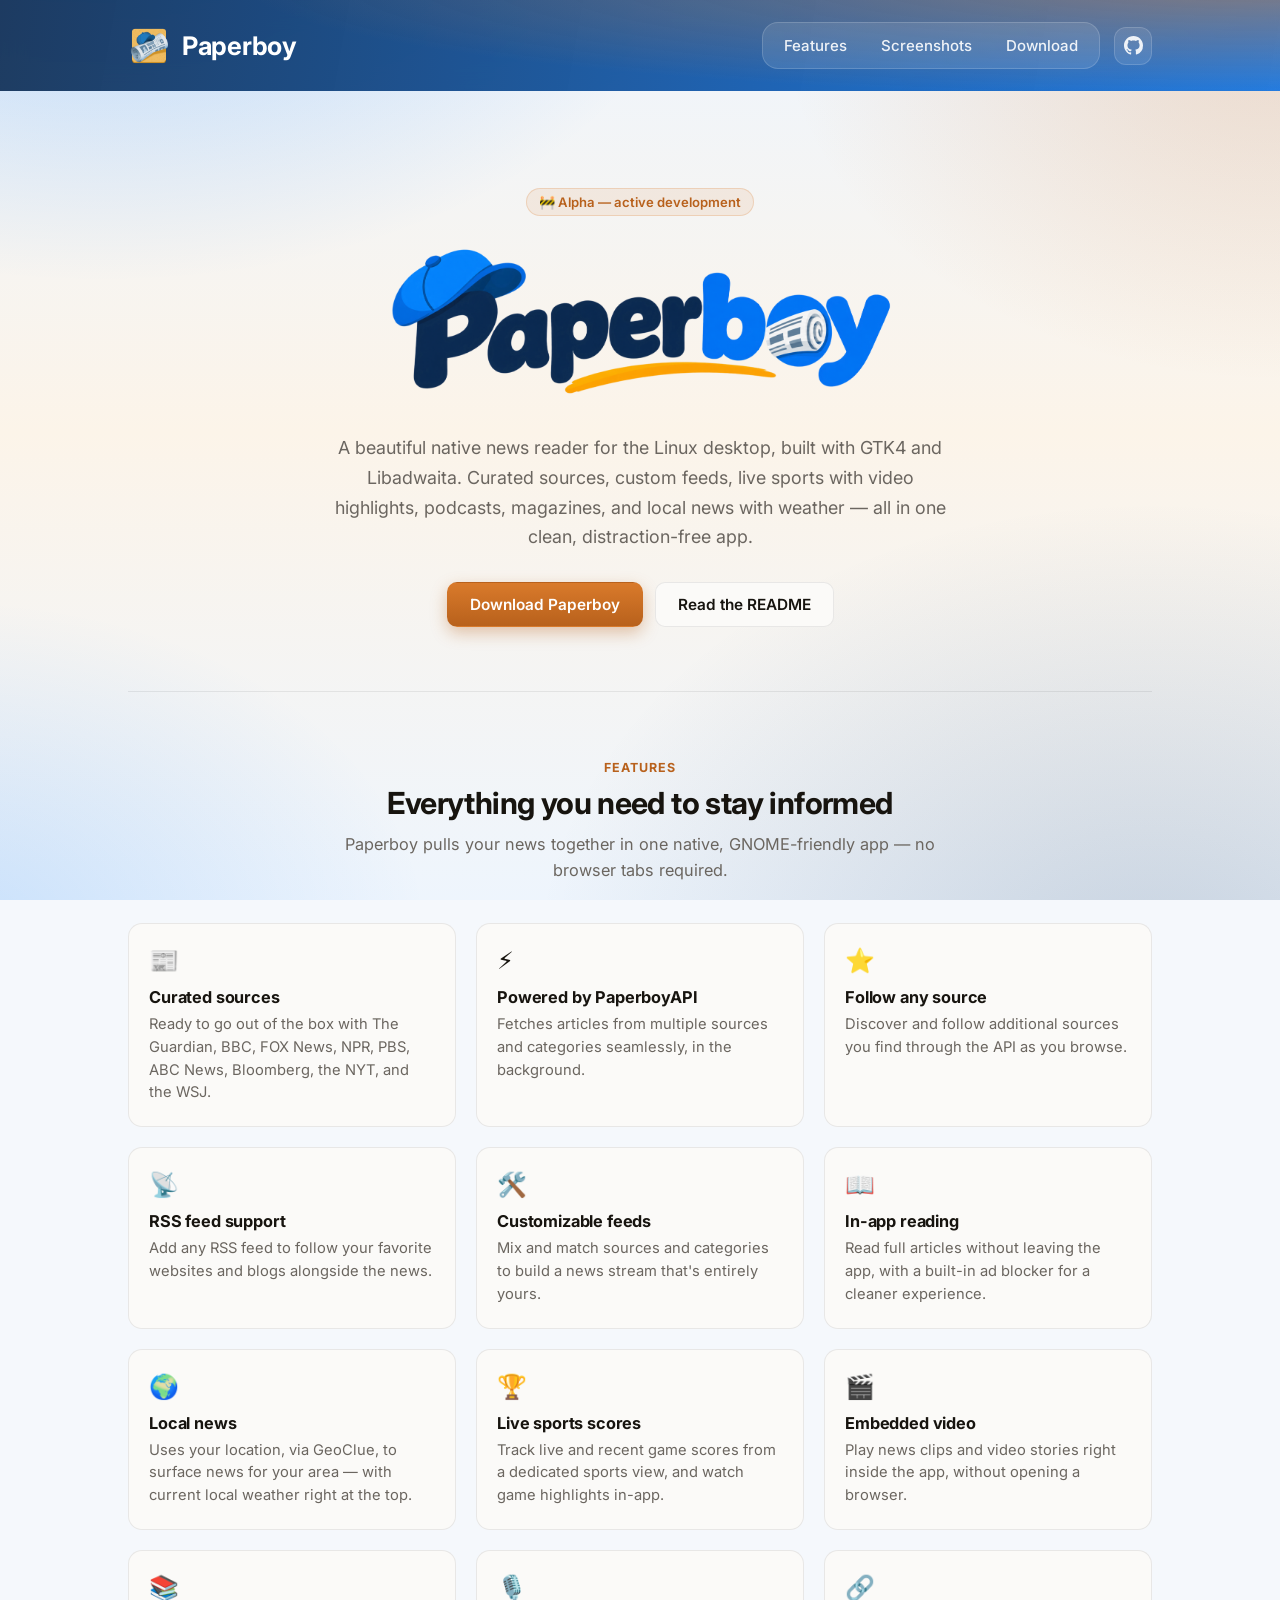
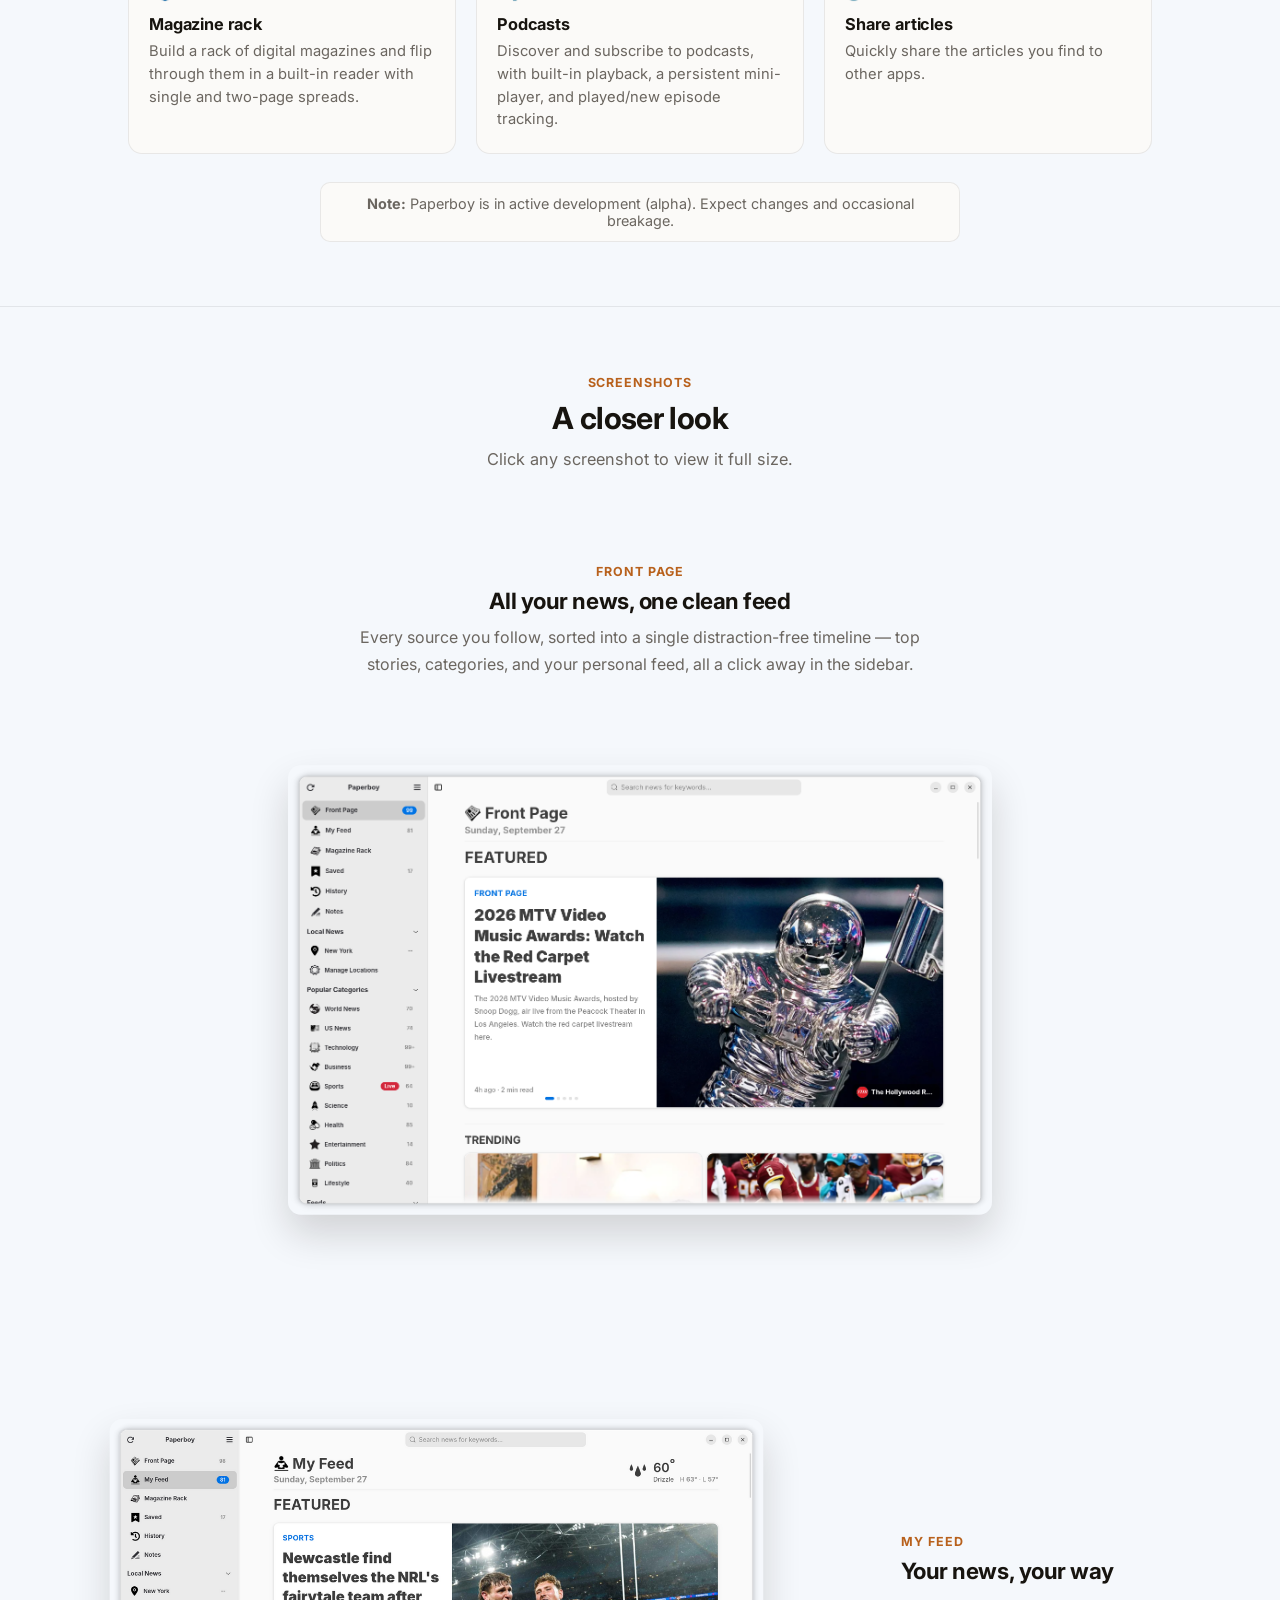
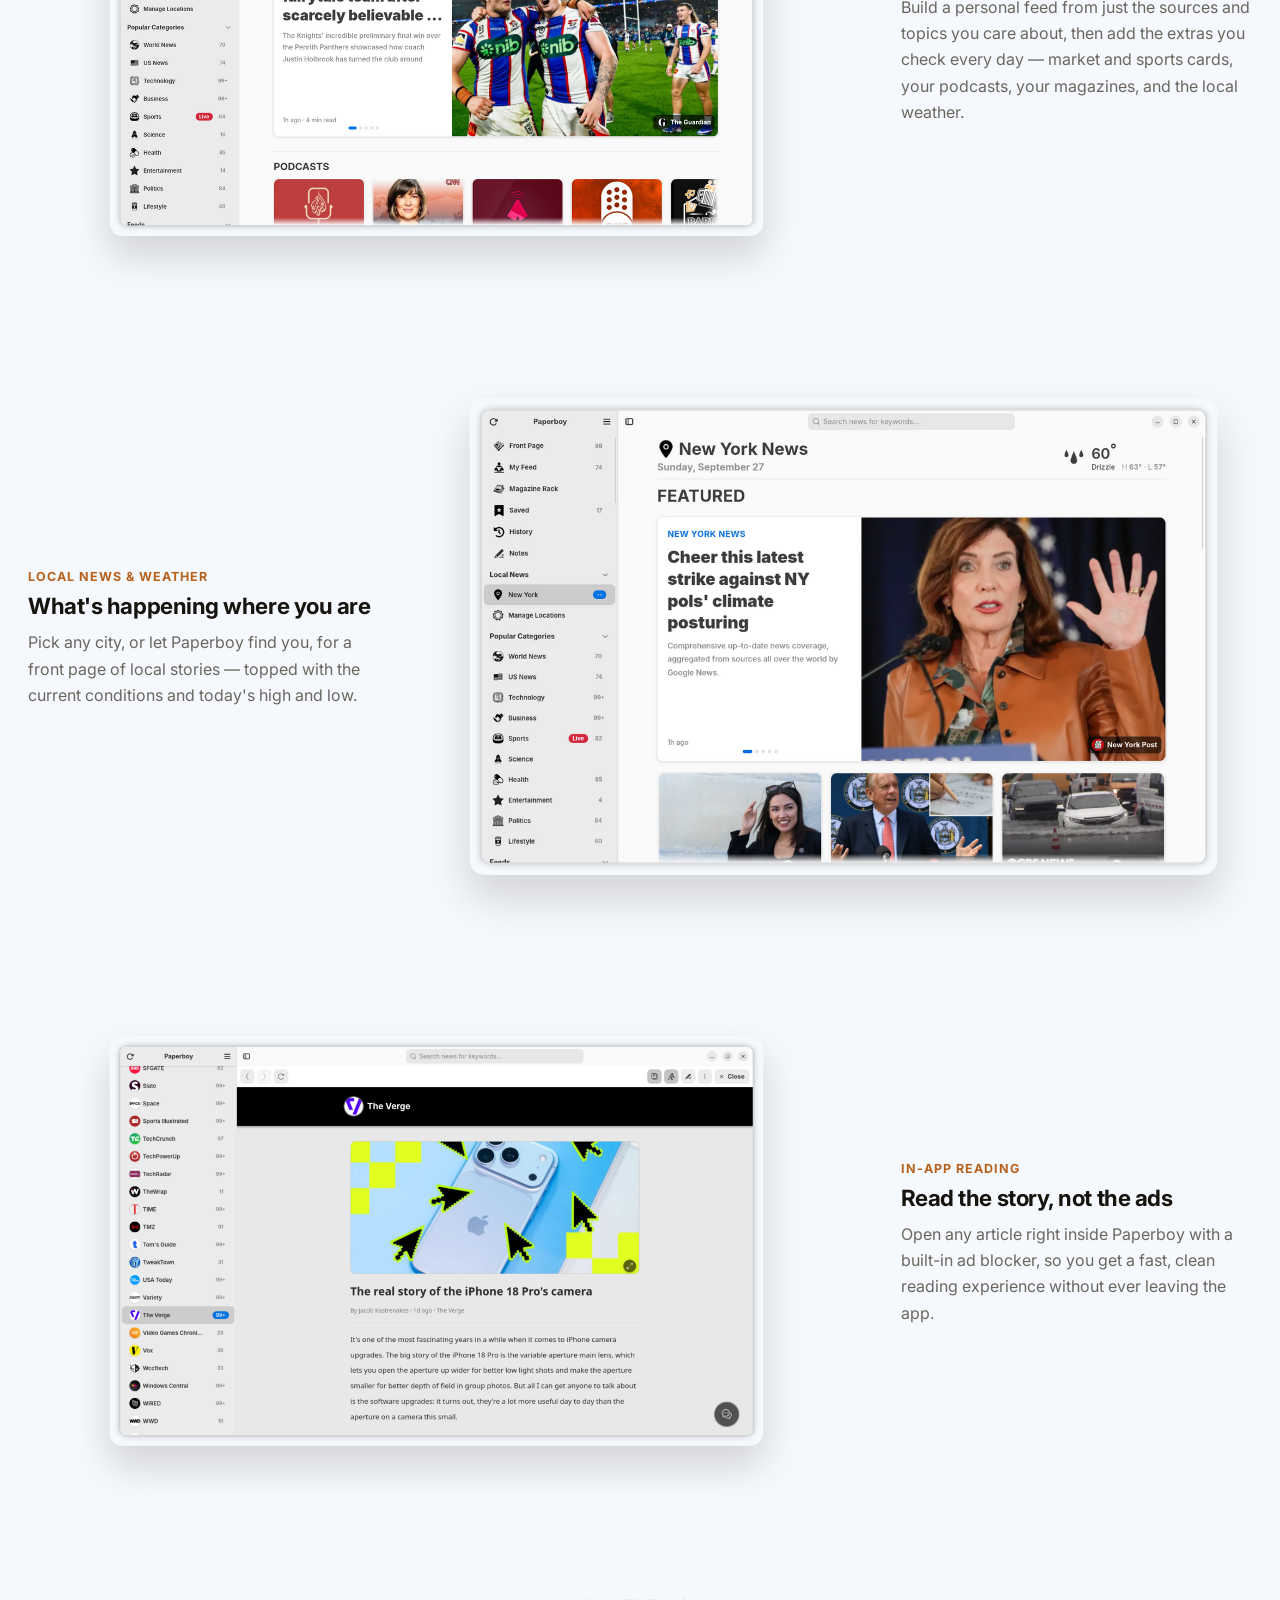
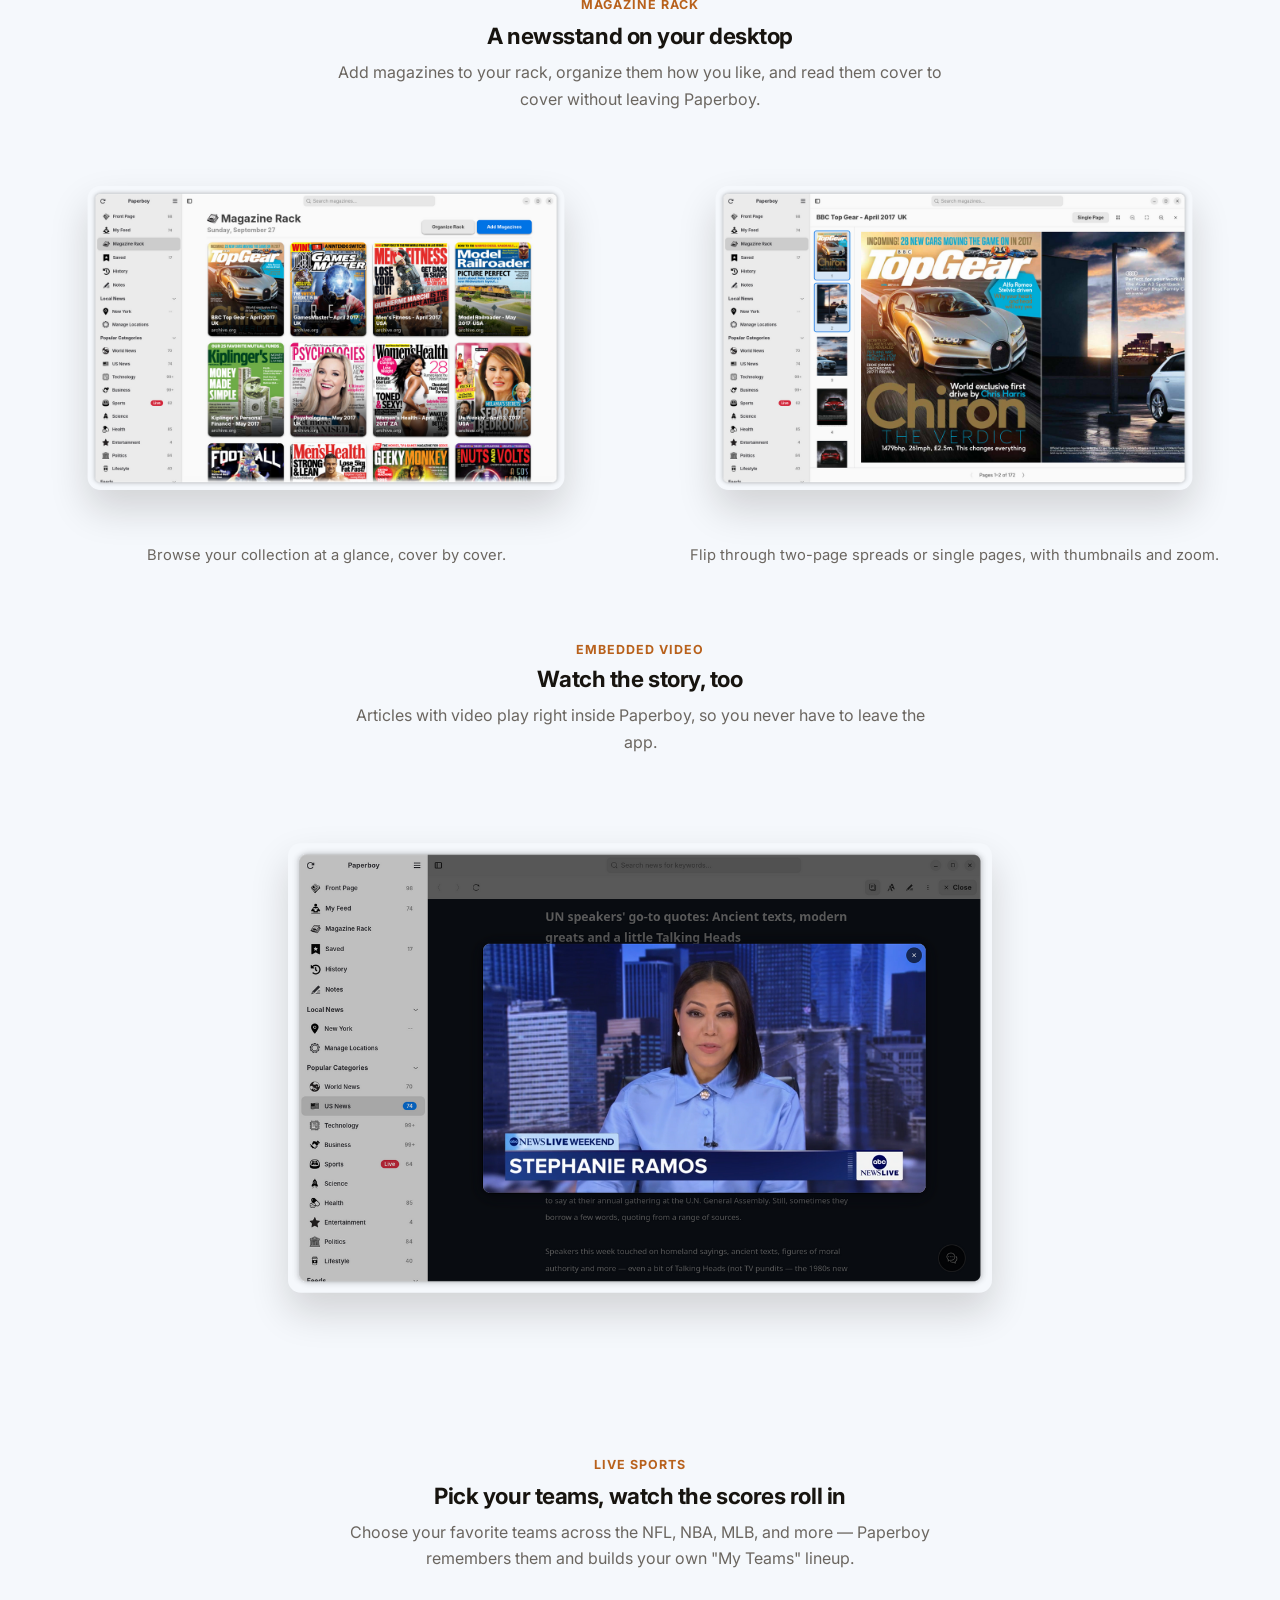
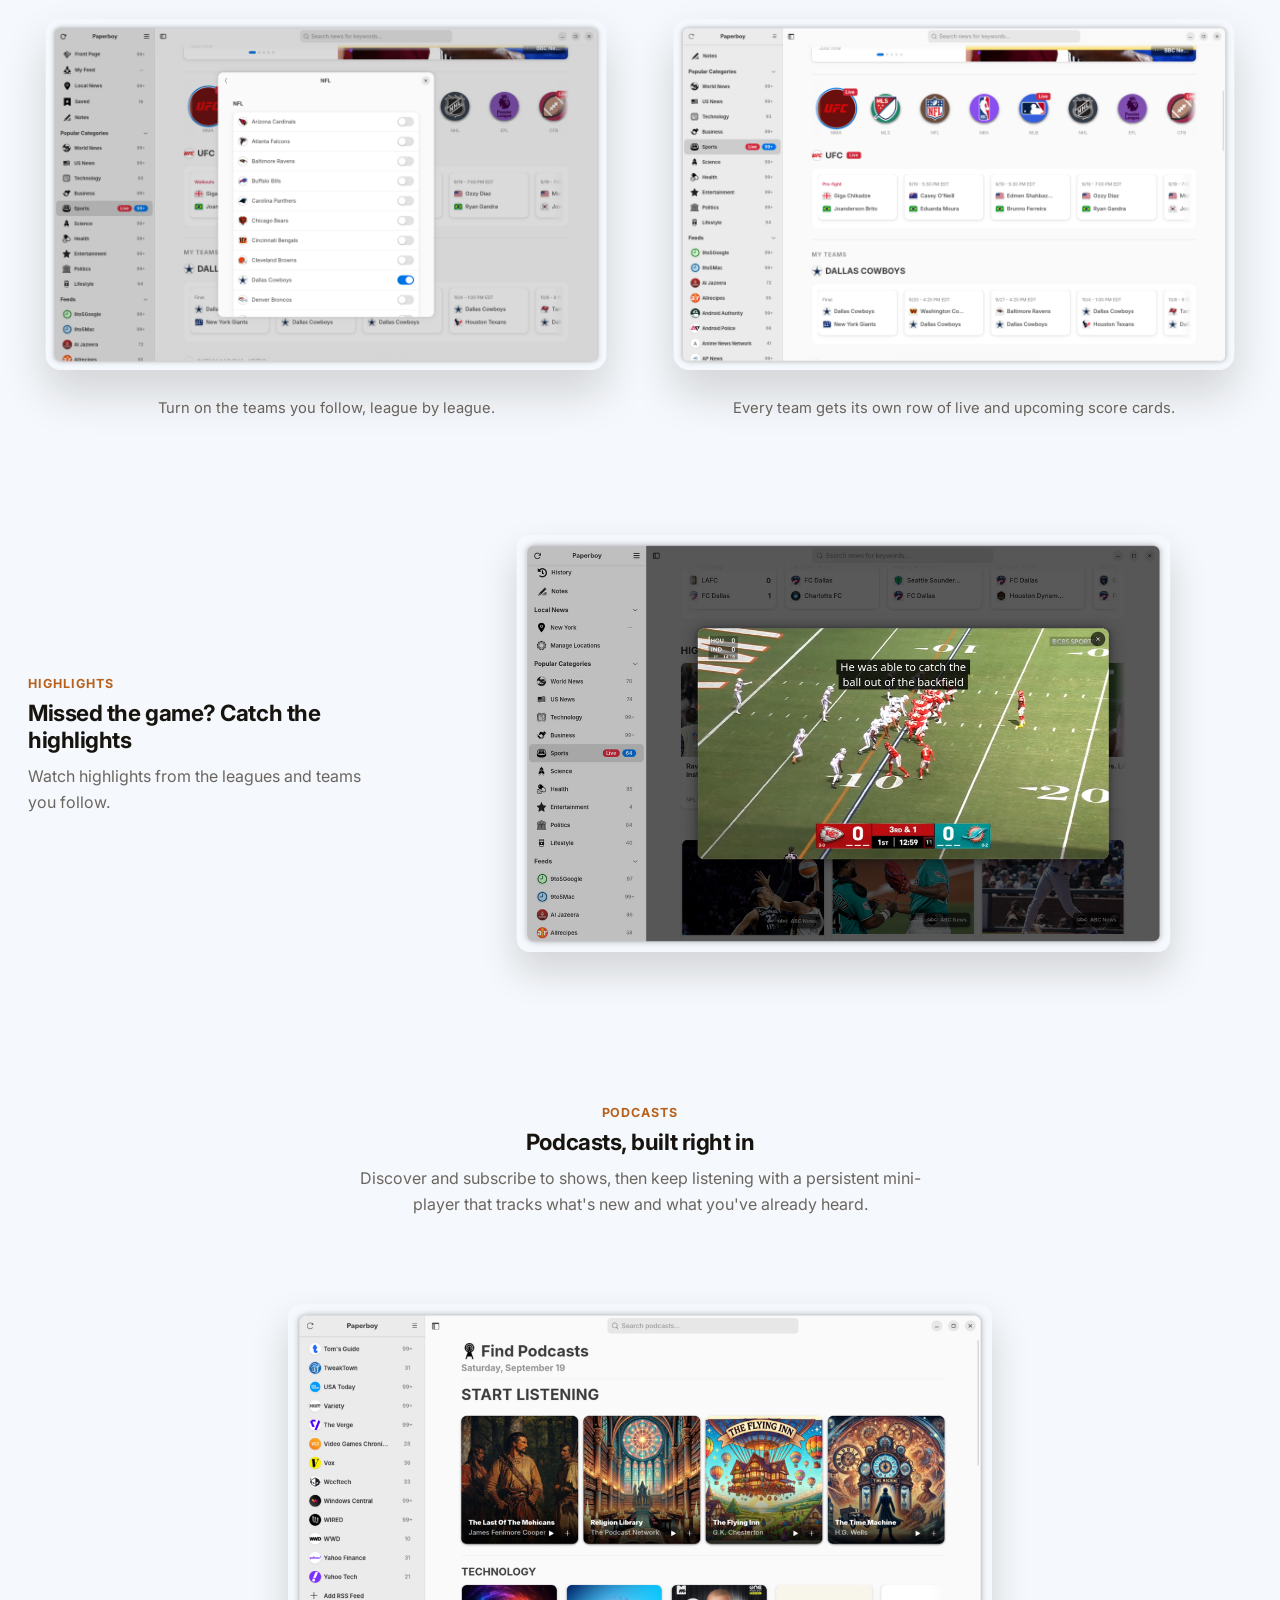
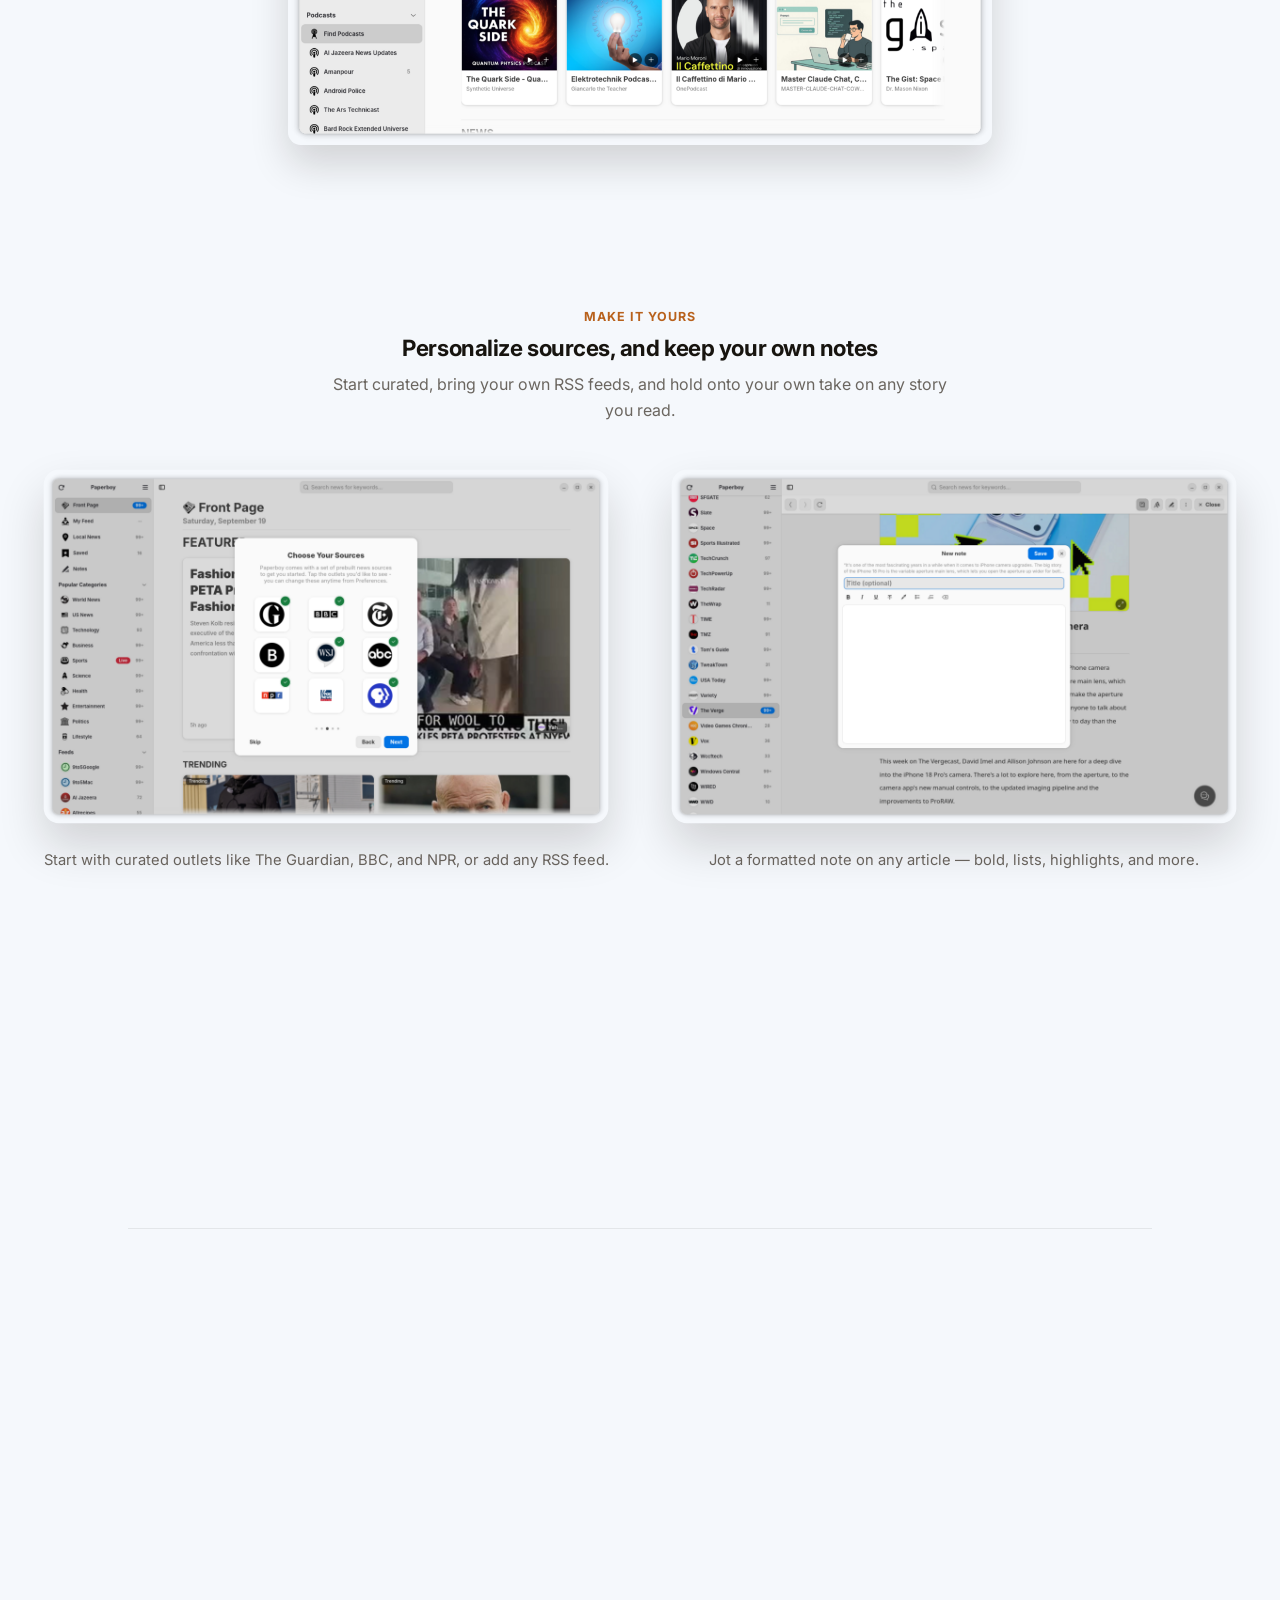
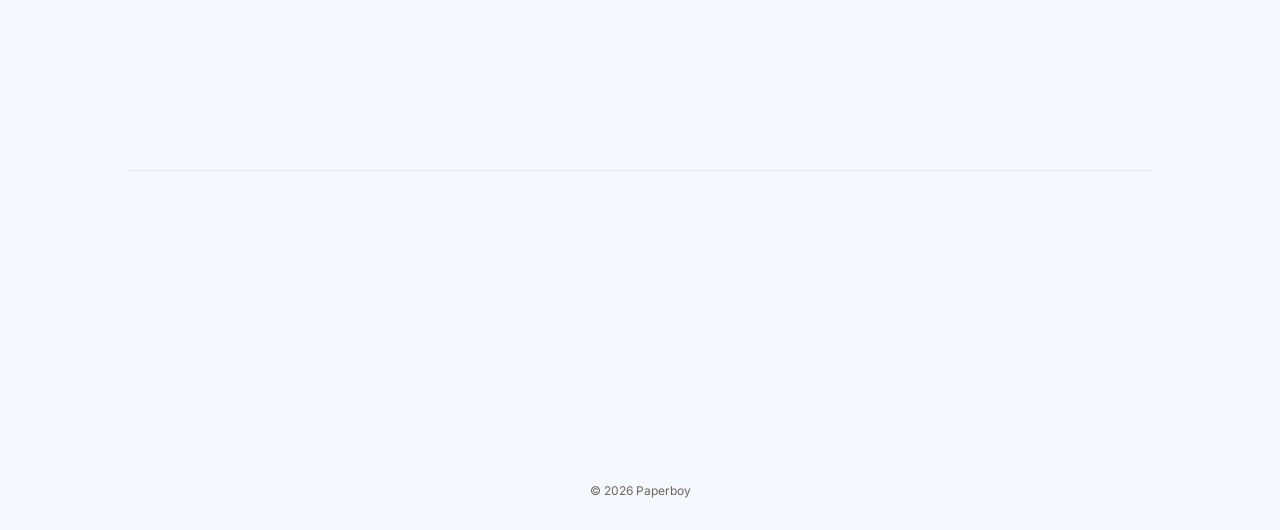
<file: paperboy/index.html>
<!doctype html>
<html lang="en">
<head>
  <meta charset="utf-8">
  <meta name="viewport" content="width=device-width,initial-scale=1">
  <meta name="description" content="Paperboy — native GTK news app. This is the project landing page.">
  <title>Paperboy</title>
  <link rel="icon" type="image/png" href="assets/paperboy.png">
  <link rel="apple-touch-icon" href="assets/paperboy.png">
  <link rel="preconnect" href="https://fonts.googleapis.com">
  <link rel="preconnect" href="https://fonts.gstatic.com" crossorigin>
  <link href="https://fonts.googleapis.com/css2?family=Inter:wght@400;500;600;700&display=swap" rel="stylesheet">
  <link rel="stylesheet" href="assets/styles.css">
</head>
<body>
  <header class="site-header">
    <div class="wrap">
      <div class="brand">
        <img src="assets/paperboy.png" alt="" width="32" height="32" style="border-radius:8px" onerror="this.style.display='none'">
        Paperboy
      </div>
      <nav class="top-nav">
        <div class="nav-pill">
          <a href="#features">Features</a>
          <a href="#screenshots">Screenshots</a>
          <a href="#download">Download</a>
        </div>
        <a class="icon-link" href="https://github.com/thecalamityjoe87/paperboy" target="_blank" aria-label="GitHub repository">
          <svg viewBox="0 0 16 16" width="19" height="19" fill="currentColor" aria-hidden="true"><path d="M8 0C3.58 0 0 3.58 0 8c0 3.54 2.29 6.53 5.47 7.59.4.07.55-.17.55-.38 0-.19-.01-.82-.01-1.49-2.01.37-2.53-.49-2.69-.94-.09-.23-.48-.94-.82-1.13-.28-.15-.68-.52-.01-.53.63-.01 1.08.58 1.23.82.72 1.21 1.87.87 2.33.66.07-.52.28-.87.51-1.07-1.78-.2-3.64-.89-3.64-3.95 0-.87.31-1.59.82-2.15-.08-.2-.36-1.02.08-2.12 0 0 .67-.21 2.2.82.64-.18 1.32-.27 2-.27.68 0 1.36.09 2 .27 1.53-1.04 2.2-.82 2.2-.82.44 1.1.16 1.92.08 2.12.51.56.82 1.27.82 2.15 0 3.07-1.87 3.75-3.65 3.95.29.25.54.73.54 1.48 0 1.07-.01 1.93-.01 2.2 0 .21.15.46.55.38A8.013 8.013 0 0 0 16 8c0-4.42-3.58-8-8-8z"/></svg>
        </a>
      </nav>
    </div>
  </header>

  <main class="wrap content" id="home">
    <section class="hero">
      <span class="badge hero-in" style="--hero-delay:0s">🚧 Alpha — active development</span>
      <img class="hero-banner hero-in" style="--hero-delay:.1s" src="assets/banner.png" alt="Paperboy" onerror="this.onerror=null;this.src='https://raw.githubusercontent.com/thecalamityjoe87/paperboy/main/data/icons/paperboy-banner.png'" />
      <h1 class="sr-only">Paperboy</h1>
      <p class="lead hero-in" style="--hero-delay:.2s">A beautiful native news reader for the Linux desktop, built with GTK4 and Libadwaita. Curated sources, custom feeds, live sports with video highlights, podcasts, magazines, and local news with weather — all in one clean, distraction-free app.</p>
      <p class="actions hero-in" style="--hero-delay:.3s">
        <a class="btn primary" href="https://github.com/thecalamityjoe87/paperboy/releases" target="_blank">Download Paperboy</a>
        <a class="btn ghost" href="https://github.com/thecalamityjoe87/paperboy#readme" target="_blank">Read the README</a>
      </p>
    </section>

    <section id="features">
      <div class="section-head reveal">
        <span class="eyebrow">Features</span>
        <h2>Everything you need to stay informed</h2>
        <p>Paperboy pulls your news together in one native, GNOME-friendly app — no browser tabs required.</p>
      </div>
      <ul class="feature-grid">
        <li class="feature-card reveal">
          <span class="ficon">📰</span>
          <h3>Curated sources</h3>
          <p>Ready to go out of the box with The Guardian, BBC, FOX News, NPR, PBS, ABC News, Bloomberg, the NYT, and the WSJ.</p>
        </li>
        <li class="feature-card reveal">
          <span class="ficon">⚡</span>
          <h3>Powered by PaperboyAPI</h3>
          <p>Fetches articles from multiple sources and categories seamlessly, in the background.</p>
        </li>
        <li class="feature-card reveal">
          <span class="ficon">⭐</span>
          <h3>Follow any source</h3>
          <p>Discover and follow additional sources you find through the API as you browse.</p>
        </li>
        <li class="feature-card reveal">
          <span class="ficon">📡</span>
          <h3>RSS feed support</h3>
          <p>Add any RSS feed to follow your favorite websites and blogs alongside the news.</p>
        </li>
        <li class="feature-card reveal">
          <span class="ficon">🛠️</span>
          <h3>Customizable feeds</h3>
          <p>Mix and match sources and categories to build a news stream that's entirely yours.</p>
        </li>
        <li class="feature-card reveal">
          <span class="ficon">📖</span>
          <h3>In-app reading</h3>
          <p>Read full articles without leaving the app, with a built-in ad blocker for a cleaner experience.</p>
        </li>
        <li class="feature-card reveal">
          <span class="ficon">🌍</span>
          <h3>Local news</h3>
          <p>Uses your location, via GeoClue, to surface news for your area — with current local weather right at the top.</p>
        </li>
        <li class="feature-card reveal">
          <span class="ficon">🏆</span>
          <h3>Live sports scores</h3>
          <p>Track live and recent game scores from a dedicated sports view, and watch game highlights in-app.</p>
        </li>
        <li class="feature-card reveal">
          <span class="ficon">🎬</span>
          <h3>Embedded video</h3>
          <p>Play news clips and video stories right inside the app, without opening a browser.</p>
        </li>
        <li class="feature-card reveal">
          <span class="ficon">📚</span>
          <h3>Magazine rack</h3>
          <p>Build a rack of digital magazines and flip through them in a built-in reader with single and two-page spreads.</p>
        </li>
        <li class="feature-card reveal">
          <span class="ficon">🎙️</span>
          <h3>Podcasts</h3>
          <p>Discover and subscribe to podcasts, with built-in playback, a persistent mini-player, and played/new episode tracking.</p>
        </li>
        <li class="feature-card reveal">
          <span class="ficon">🔗</span>
          <h3>Share articles</h3>
          <p>Quickly share the articles you find to other apps.</p>
        </li>
      </ul>
      <p class="note reveal"><strong>Note:</strong> Paperboy is in active development (alpha). Expect changes and occasional breakage.</p>
    </section>

    <section id="screenshots">
      <div class="section-head reveal">
        <span class="eyebrow">Screenshots</span>
        <h2>A closer look</h2>
        <p>Click any screenshot to view it full size.</p>
      </div>

      <div class="showcase">
        <!-- Hero feature: the main feed, given the full stage -->
        <div class="showcase-feature reveal">
          <div class="showcase-text">
            <span class="eyebrow">Front page</span>
            <h3>All your news, one clean feed</h3>
            <p>Every source you follow, sorted into a single distraction-free timeline — top stories, categories, and your personal feed, all a click away in the sidebar.</p>
          </div>
          <div class="showcase-media screen-card"><img src="assets/screenshot.png" alt="Paperboy front page feed" loading="lazy" data-full="assets/screenshot.png"/></div>
        </div>

        <!-- My Feed: image left, text right -->
        <div class="showcase-row reveal">
          <div class="showcase-media screen-card"><img src="assets/screenshot21.png" alt="My Feed with featured stories, weather, and podcasts" loading="lazy" data-full="assets/screenshot21.png"/></div>
          <div class="showcase-text">
            <span class="eyebrow">My Feed</span>
            <h3>Your news, your way</h3>
            <p>Build a personal feed from just the sources and topics you care about, then add the extras you check every day — market and sports cards, your podcasts, your magazines, and the local weather.</p>
          </div>
        </div>

        <!-- Local news: text left, image right -->
        <div class="showcase-row reverse reveal">
          <div class="showcase-media screen-card"><img src="assets/screenshot15.png" alt="Local New York news with current weather" loading="lazy" data-full="assets/screenshot15.png"/></div>
          <div class="showcase-text">
            <span class="eyebrow">Local news &amp; weather</span>
            <h3>What's happening where you are</h3>
            <p>Pick any city, or let Paperboy find you, for a front page of local stories — topped with the current conditions and today's high and low.</p>
          </div>
        </div>

        <!-- Single alternating row for a change of rhythm -->
        <div class="showcase-row reveal">
          <div class="showcase-media screen-card"><img src="assets/screenshot9.png" alt="In-app article reading with ad blocker" loading="lazy" data-full="assets/screenshot9.png"/></div>
          <div class="showcase-text">
            <span class="eyebrow">In-app reading</span>
            <h3>Read the story, not the ads</h3>
            <p>Open any article right inside Paperboy with a built-in ad blocker, so you get a fast, clean reading experience without ever leaving the app.</p>
          </div>
        </div>

        <!-- Paired grid: magazine rack, then the reader -->
        <div class="showcase-pair-head reveal">
          <span class="eyebrow">Magazine rack</span>
          <h3>A newsstand on your desktop</h3>
          <p>Add magazines to your rack, organize them how you like, and read them cover to cover without leaving Paperboy.</p>
        </div>
        <div class="showcase-pair reveal">
          <div class="pair-item">
            <div class="showcase-media screen-card"><img src="assets/screenshot16.png" alt="Magazine rack showing magazine covers" loading="lazy" data-full="assets/screenshot16.png"/></div>
            <p class="pair-caption">Browse your collection at a glance, cover by cover.</p>
          </div>
          <div class="pair-item">
            <div class="showcase-media screen-card"><img src="assets/screenshot17.png" alt="Reading a magazine as a two-page spread" loading="lazy" data-full="assets/screenshot17.png"/></div>
            <p class="pair-caption">Flip through two-page spreads or single pages, with thumbnails and zoom.</p>
          </div>
        </div>

        <!-- Hero feature: embedded video -->
        <div class="showcase-feature reveal">
          <div class="showcase-text">
            <span class="eyebrow">Embedded video</span>
            <h3>Watch the story, too</h3>
            <p>Articles with video play right inside Paperboy, so you never have to leave the app.</p>
          </div>
          <div class="showcase-media screen-card"><img src="assets/screenshot19.png" alt="News video playing inside an article" loading="lazy" data-full="assets/screenshot19.png"/></div>
        </div>

        <!-- Paired grid: pick your teams, then see their scores -->
        <div class="showcase-pair-head reveal">
          <span class="eyebrow">Live sports</span>
          <h3>Pick your teams, watch the scores roll in</h3>
          <p>Choose your favorite teams across the NFL, NBA, MLB, and more — Paperboy remembers them and builds your own "My Teams" lineup.</p>
        </div>
        <div class="showcase-pair reveal">
          <div class="pair-item">
            <div class="showcase-media screen-card"><img src="assets/screenshot7.png" alt="Choosing favorite teams for live sports score cards" loading="lazy" data-full="assets/screenshot7.png"/></div>
            <p class="pair-caption">Turn on the teams you follow, league by league.</p>
          </div>
          <div class="pair-item">
            <div class="showcase-media screen-card"><img src="assets/screenshot6.png" alt="Live sports score cards for your favorite teams" loading="lazy" data-full="assets/screenshot6.png"/></div>
            <p class="pair-caption">Every team gets its own row of live and upcoming score cards.</p>
          </div>
        </div>

        <!-- Sports highlights: text left, image right -->
        <div class="showcase-row reverse reveal">
          <div class="showcase-media screen-card"><img src="assets/screenshot18.png" alt="Sports video highlight playing in Paperboy" loading="lazy" data-full="assets/screenshot18.png"/></div>
          <div class="showcase-text">
            <span class="eyebrow">Highlights</span>
            <h3>Missed the game? Catch the highlights</h3>
            <p>Watch highlights from the leagues and teams you follow.</p>
          </div>
        </div>

        <!-- Hero feature: podcasts -->
        <div class="showcase-feature reveal">
          <div class="showcase-text">
            <span class="eyebrow">Podcasts</span>
            <h3>Podcasts, built right in</h3>
            <p>Discover and subscribe to shows, then keep listening with a persistent mini-player that tracks what's new and what you've already heard.</p>
          </div>
          <div class="showcase-media screen-card"><img src="assets/screenshot11.png" alt="Finding podcasts by category" loading="lazy" data-full="assets/screenshot11.png"/></div>
        </div>

        <!-- Paired grid: make Paperboy yours -->
        <div class="showcase-pair-head reveal">
          <span class="eyebrow">Make it yours</span>
          <h3>Personalize sources, and keep your own notes</h3>
          <p>Start curated, bring your own RSS feeds, and hold onto your own take on any story you read.</p>
        </div>
        <div class="showcase-pair reveal">
          <div class="pair-item">
            <div class="showcase-media screen-card"><img src="assets/screenshot2.png" alt="Choosing curated news sources" loading="lazy" data-full="assets/screenshot2.png"/></div>
            <p class="pair-caption">Start with curated outlets like The Guardian, BBC, and NPR, or add any RSS feed.</p>
          </div>
          <div class="pair-item">
            <div class="showcase-media screen-card"><img src="assets/screenshot14.png" alt="Writing a note on an article" loading="lazy" data-full="assets/screenshot14.png"/></div>
            <p class="pair-caption">Jot a formatted note on any article — bold, lists, highlights, and more.</p>
          </div>
        </div>
      </div>

      <div class="more-screens reveal">
        <p class="more-label">More screens</p>

        <div class="carousel">
          <button class="carousel-btn prev" type="button" aria-label="Scroll left">
            <svg viewBox="0 0 24 24" width="18" height="18" fill="none" stroke="currentColor" stroke-width="2.4" stroke-linecap="round" stroke-linejoin="round"><path d="M15 18l-6-6 6-6"/></svg>
          </button>

          <div class="carousel-track">
            <div class="screen-card thumb"><img src="assets/screenshot20.png" alt="Reading history" loading="lazy" data-full="assets/screenshot20.png"/></div>
            <div class="screen-card thumb"><img src="assets/screenshot1.png" alt="Paperboy screenshot" loading="lazy" data-full="assets/screenshot1.png"/></div>
            <div class="screen-card thumb"><img src="assets/screenshot3.png" alt="Paperboy screenshot" loading="lazy" data-full="assets/screenshot3.png"/></div>
            <div class="screen-card thumb"><img src="assets/screenshot4.png" alt="Paperboy screenshot" loading="lazy" data-full="assets/screenshot4.png"/></div>
            <div class="screen-card thumb"><img src="assets/screenshot5.png" alt="Paperboy screenshot" loading="lazy" data-full="assets/screenshot5.png"/></div>
            <div class="screen-card thumb"><img src="assets/screenshot8.png" alt="Paperboy screenshot" loading="lazy" data-full="assets/screenshot8.png"/></div>
            <div class="screen-card thumb"><img src="assets/screenshot10.png" alt="Paperboy screenshot" loading="lazy" data-full="assets/screenshot10.png"/></div>
            <div class="screen-card thumb"><img src="assets/screenshot13.png" alt="Paperboy screenshot" loading="lazy" data-full="assets/screenshot13.png"/></div>
            <div class="screen-card thumb"><img src="assets/screenshot12.png" alt="Paperboy screenshot" loading="lazy" data-full="assets/screenshot12.png"/></div>
          </div>

          <button class="carousel-btn next" type="button" aria-label="Scroll right">
            <svg viewBox="0 0 24 24" width="18" height="18" fill="none" stroke="currentColor" stroke-width="2.4" stroke-linecap="round" stroke-linejoin="round"><path d="M9 18l6-6-6-6"/></svg>
          </button>
        </div>

        <div class="carousel-dots" role="tablist" aria-label="Screenshot pages"></div>
      </div>
    </section>

    <section id="download">
      <div class="section-head reveal">
        <span class="eyebrow">Download</span>
        <h2>Get Paperboy</h2>
        <p>Choose the install method that works best for you.</p>
      </div>
      <div class="download-grid">
        <div class="download-item primary reveal">
          <span class="download-badge">Recommended</span>
          <a href="https://github.com/thecalamityjoe87/paperboy/releases" target="_blank" aria-label="Download AppImage">
            <div class="download-icon"><img src="assets/appimage.png" alt="AppImage logo"/></div>
            <div class="download-label">AppImage</div>
            <p class="download-desc">Universal Linux package — download and run, no installation needed.</p>
            <span class="download-cta">Download<svg viewBox="0 0 16 16" width="14" height="14" fill="none" stroke="currentColor" stroke-width="2" stroke-linecap="round" stroke-linejoin="round"><path d="M3 10l5 5 5-5M8 1v13"/></svg></span>
          </a>
        </div>
        <div class="download-item reveal">
          <a href="https://launchpad.net/ubuntu/+source/paperboy" target="_blank" aria-label="View Debian package on Launchpad">
            <div class="download-icon"><img src="assets/debian.png" alt="Debian package"/></div>
            <div class="download-label">Debian (.deb)</div>
            <p class="download-desc">Packaged for Ubuntu and hosted on Launchpad.</p>
            <span class="download-cta">View on Launchpad<svg viewBox="0 0 16 16" width="14" height="14" fill="none" stroke="currentColor" stroke-width="2" stroke-linecap="round" stroke-linejoin="round"><path d="M6 3l5 5-5 5"/></svg></span>
          </a>
        </div>
        <div class="download-item reveal">
          <a href="https://github.com/thecalamityjoe87/paperboy?tab=readme-ov-file#building" target="_blank" aria-label="Build it">
            <div class="download-icon"><img src="assets/compile.png" alt="Build it yourself"/></div>
            <div class="download-label">Compile for yourself</div>
            <p class="download-desc">Build from source with Meson, Ninja, and Vala.</p>
            <span class="download-cta">View instructions<svg viewBox="0 0 16 16" width="14" height="14" fill="none" stroke="currentColor" stroke-width="2" stroke-linecap="round" stroke-linejoin="round"><path d="M6 3l5 5-5 5"/></svg></span>
          </a>
        </div>
      </div>
    </section>

    <section id="contact" class="contact">
      <div class="reveal">
        <span class="eyebrow">Community</span>
        <h2>Project Repository</h2>
        <p>Project repository: <a href="https://github.com/thecalamityjoe87/paperboy" target="_blank">github.com/thecalamityjoe87/paperboy</a></p>
        <p>Open issues or feature requests on the project's <a href="https://github.com/thecalamityjoe87/paperboy/issues" target="_blank">Issues</a> page.</p>
      </div>
    </section>
  </main>

  <footer class="site-footer">
    <div class="wrap">
      <small>© <span id="year"></span> Paperboy</small>
    </div>
  </footer>

  <script src="assets/script.js"></script>
</body>
</html>
</file>
<file: lithium-drums/assets/styles.css>
:root{
  /* Colours come from the app's theme (src/ui/Theme.h) */
  --bg:#0e1318;             /* background */
  --bg-deep:#0a0e12;
  --panel:#141b22;          /* panel */
  --raised:#18212a;         /* raised */
  --raised-high:#1d2833;    /* raisedHigh */
  --border:#22303b;         /* border */
  --border-strong:#2a3946;  /* borderStrong */
  --text:#e6edf2;           /* text */
  --muted:#93a3b1;          /* textMuted */
  --soft:#c0ccd6;
  --accent:#3cc4d6;         /* accent: the sticks in the logo */
  --on-accent:#06191c;
  /* the piece groups' colours, for small touches */
  --g-kick:#f07167;
  --g-snare:#3cc4d6;
  --g-hats:#8bd17c;
  --g-toms:#b39dff;
  --g-cymbals:#e7d27c;
  --fx-room:#7fa8e0;
  --fx-delay:#6fd3b0;
  --max-width:1120px;
  --radius:12px;
  --condensed:"Barlow Condensed",Barlow,system-ui,sans-serif;
  --mono:"IBM Plex Mono",ui-monospace,Menlo,Consolas,monospace;
  color-scheme:dark;
}

*{box-sizing:border-box}
html{scroll-behavior:smooth}
body{
  margin:0;
  font-family:Barlow,system-ui,Segoe UI,Roboto,Arial,sans-serif;
  font-size:17px;
  color:var(--text);
  background:
    radial-gradient(1000px 600px at 50% -10%, rgba(60,196,214,0.12), transparent 64%),
    radial-gradient(700px 520px at 100% 40%, rgba(179,157,255,0.05), transparent 60%),
    var(--bg);
  -webkit-font-smoothing:antialiased;
  -moz-osx-font-smoothing:grayscale;
  overflow-x:hidden;
}
.mono{font-family:var(--mono)}
.nowrap{white-space:nowrap}
a{color:inherit}
::selection{background:rgba(60,196,214,0.35)}
:focus-visible{outline:2px solid var(--accent);outline-offset:3px;border-radius:6px}

.wrap{max-width:var(--max-width);margin:0 auto;padding:0 28px}

/* the app's tracked, uppercase condensed labels */
.label{
  font-family:var(--condensed);font-weight:600;text-transform:uppercase;letter-spacing:0.14em;
}

/* ---------- Header ---------- */
.site-header{
  position:fixed;left:0;right:0;top:0;z-index:1100;
  background:rgba(14,19,24,0.8);
  border-bottom:1px solid var(--border);
  backdrop-filter:blur(14px);-webkit-backdrop-filter:blur(14px);
}
.site-header .wrap{display:flex;align-items:center;justify-content:space-between;padding:12px 28px}
.brand{
  display:flex;align-items:center;gap:12px;text-decoration:none;color:var(--text);
  font-family:var(--condensed);font-size:1.35rem;letter-spacing:0.16em;text-transform:uppercase;white-space:nowrap;
}
.brand img{width:34px;height:34px;border-radius:8px}
.brand b{font-weight:700}
.brand span{font-weight:500;color:var(--muted)}

.top-nav{display:flex;align-items:center;gap:6px}
.top-nav a{
  color:var(--muted);text-decoration:none;
  transition:color .15s ease,background .15s ease,transform .15s ease;
}
/* nav links look like the app's page tabs, underlined in the accent */
.nav-tabs{display:flex;align-items:center;gap:4px;margin-right:10px}
.nav-tabs a{
  position:relative;padding:8px 12px;font-size:1rem;
  font-family:var(--condensed);font-weight:600;text-transform:uppercase;letter-spacing:0.14em;
}
.nav-tabs a::after{
  content:"";position:absolute;left:12px;right:12px;bottom:0;height:2px;border-radius:2px;
  background:var(--accent);transform:scaleX(0);transition:transform .2s ease;
}
.nav-tabs a:hover{color:var(--text)}
.nav-tabs a:hover::after,.nav-tabs a.active::after{transform:scaleX(1)}
.nav-tabs a.active{color:var(--text)}
.top-nav .icon-link{
  display:flex;align-items:center;justify-content:center;
  width:38px;height:38px;border-radius:999px;
  background:var(--panel);border:1px solid var(--border-strong);
}
.top-nav .icon-link:hover{color:var(--text);background:var(--raised-high);transform:translateY(-2px)}

/* ---------- Layout ---------- */
.content{padding-top:88px}
section{padding:84px 0;scroll-margin-top:40px}
section + section{border-top:1px solid var(--border)}

.eyebrow{
  display:inline-flex;align-items:center;gap:10px;margin-bottom:12px;
  font-family:var(--condensed);font-size:0.95rem;font-weight:600;letter-spacing:0.16em;text-transform:uppercase;
  color:var(--accent);
}
.eyebrow .num{font-family:var(--mono);font-weight:500;letter-spacing:0;font-size:0.85rem}
.eyebrow .num::after{content:"";display:inline-block;width:18px;height:1px;background:currentColor;margin-left:10px;vertical-align:middle;opacity:.7}

h1,h2,h3{font-family:var(--condensed);font-weight:700;letter-spacing:0}
.section-head{text-align:center;max-width:680px;margin:0 auto 48px}
.section-head h2{font-size:2.8rem;line-height:1.05;margin:0 0 14px}
.section-head p{color:var(--muted);margin:0;font-size:1.1rem;line-height:1.6}

/* ---------- Hero ---------- */
.hero{text-align:center;padding:60px 0 76px;border-top:none}
.badge{
  display:inline-flex;align-items:center;gap:9px;font-size:0.88rem;font-weight:500;color:var(--soft);
  background:var(--panel);border:1px solid var(--border-strong);
  padding:6px 14px;border-radius:999px;margin-bottom:26px;
}
.badge .dot{width:7px;height:7px;border-radius:999px;background:var(--accent);box-shadow:0 0 10px var(--accent)}
.badge .mono{color:var(--accent);font-size:0.82rem}
.hero h1{font-size:4.8rem;line-height:0.95;margin:0 0 24px;text-transform:uppercase;letter-spacing:0.01em}
.hero h1 > *{display:block;white-space:nowrap}
.hero h1 em{font-style:normal;color:var(--accent)}
.lead{color:var(--muted);max-width:62ch;margin:0 auto 34px;font-size:1.2rem;line-height:1.6}
.lead strong{color:var(--text);font-weight:600}
.actions{display:flex;gap:12px;justify-content:center;flex-wrap:wrap;margin:0}
.platforms{margin:18px 0 0;color:var(--muted);font-size:0.95rem}
.platforms .formats{display:block;margin-bottom:6px;font-family:var(--condensed);font-weight:600;font-size:0.8rem;letter-spacing:0.18em;text-transform:uppercase;color:var(--text)}

.btn{
  display:inline-flex;align-items:center;gap:9px;padding:12px 22px;border-radius:8px;
  text-decoration:none;font-family:var(--condensed);font-weight:700;font-size:1.08rem;
  text-transform:uppercase;letter-spacing:0.12em;border:1px solid transparent;cursor:pointer;
  transition:transform .12s ease,box-shadow .15s ease,background .15s ease,border-color .15s ease;
}
.btn svg{width:16px;height:16px;flex:0 0 auto}
.btn:active{transform:translateY(1px)}
.btn.primary{background:var(--accent);color:var(--on-accent);box-shadow:0 8px 26px rgba(60,196,214,0.3)}
.btn.primary:hover{box-shadow:0 10px 34px rgba(60,196,214,0.48)}
.btn.ghost{background:var(--panel);border-color:var(--border-strong);color:var(--text)}
.btn.ghost:hover{background:var(--raised-high);border-color:#365062}

/* The readout, styled after the CPU / RAM / DISK / POLY meters in the app's header */
.readout{
  display:inline-flex;align-items:stretch;margin:0 auto 34px;padding:8px 6px;
  background:var(--panel);border:1px solid var(--border);border-radius:10px;
}
.readout-cell{display:flex;flex-direction:column;align-items:center;padding:2px 20px;min-width:0}
.readout-cell + .readout-cell{border-left:1px solid var(--border)}
.readout-label{font-family:var(--condensed);font-weight:600;font-size:0.74rem;letter-spacing:0.18em;text-transform:uppercase;color:var(--muted)}
.readout-value{font-family:var(--mono);font-size:1.2rem;font-weight:500;color:var(--text);margin-top:2px;font-variant-numeric:tabular-nums;white-space:nowrap}
.readout-cell.on .readout-value{color:var(--accent)}

/* Hero screenshot, lit from behind like the selected piece on the stage */
.hero-shot{position:relative;margin:60px auto 0;max-width:1200px}
.hero-shot::before{
  content:"";position:absolute;inset:6% 4% -6%;z-index:-1;
  background:radial-gradient(closest-side, rgba(60,196,214,0.2), transparent);
  filter:blur(46px);
}

/* ---------- Video ---------- */
.video{
  position:relative;max-width:1040px;margin:0 auto;aspect-ratio:16/9;
  border-radius:14px;overflow:hidden;background:#000;
  border:1px solid var(--border-strong);
  box-shadow:0 30px 70px rgba(0,0,0,0.55);
}
.video iframe{position:absolute;inset:0;width:100%;height:100%;border:0}
.video-facade{
  position:absolute;inset:0;width:100%;height:100%;padding:0;border:0;cursor:pointer;background:#000;
  display:block;color:var(--text);
}
.video-facade img{width:100%;height:100%;object-fit:cover;display:block;transition:transform .5s ease,filter .3s ease}
.video-facade:hover img{transform:scale(1.02);filter:brightness(.85)}
.video-play{
  position:absolute;left:50%;top:50%;transform:translate(-50%,-50%);
  display:flex;align-items:center;justify-content:center;width:88px;height:88px;border-radius:999px;
  background:var(--accent);color:var(--on-accent);
  box-shadow:0 0 0 10px rgba(60,196,214,0.18),0 16px 40px rgba(0,0,0,0.5);
  transition:transform .2s ease,box-shadow .2s ease;
}
.video-play svg{width:32px;height:32px;margin-left:5px}
.video-facade:hover .video-play{transform:translate(-50%,-50%) scale(1.06);box-shadow:0 0 0 14px rgba(60,196,214,0.22),0 16px 40px rgba(0,0,0,0.5)}
.video-note{text-align:center;margin:20px 0 0;color:var(--muted);font-size:0.95rem}
.video-note a{color:var(--accent);text-decoration:none;font-weight:600}
.video-note a:hover{text-decoration:underline}

/* ---------- Features: one hit, stage by stage ---------- */
.path-wrap{position:relative;max-width:1060px;margin:0 auto;--p:1}
/* the cable the hit travels down; it fills as you scroll */
.path-cable{position:absolute;left:19px;top:44px;bottom:60px;width:2px;border-radius:2px;background:var(--border-strong)}
.path-fill{
  position:absolute;inset:0;border-radius:2px;transform-origin:top;transform:scaleY(var(--p));
  background:linear-gradient(180deg,var(--g-hats),var(--accent) 30%,var(--g-toms) 60%,var(--g-kick) 85%,var(--accent));
}
.path-hit{
  position:absolute;left:50%;top:calc(var(--p) * 100%);width:12px;height:12px;margin:-6px 0 0 -6px;border-radius:999px;
  background:#fff;box-shadow:0 0 0 4px rgba(60,196,214,0.3),0 0 20px 4px rgba(60,196,214,0.55);
}
.path{list-style:none;margin:0;padding:0}
.stage{
  position:relative;display:grid;grid-template-columns:minmax(0,1fr) minmax(0,360px);gap:44px;align-items:start;
  padding:24px 0 24px 66px;
}
.stage + .stage{border-top:1px dashed rgba(42,57,70,0.6)}
.stage-node{
  position:absolute;left:9px;top:46px;width:22px;height:22px;border-radius:999px;
  background:color-mix(in srgb, var(--tc) 30%, var(--bg));border:2px solid var(--tc);
  box-shadow:0 0 16px color-mix(in srgb, var(--tc) 60%, transparent);
  transition:background .3s ease,border-color .3s ease,box-shadow .3s ease;
}
.stage-kicker{
  display:inline-flex;align-items:center;gap:10px;margin:18px 0 6px;
  font-family:var(--condensed);font-weight:600;font-size:0.92rem;letter-spacing:0.16em;text-transform:uppercase;color:var(--tc);
  transition:color .3s ease;
}
.stage-kicker .mono{font-weight:500;letter-spacing:0;color:var(--muted)}
.stage h3{margin:0 0 8px;font-size:2rem;line-height:1.05}
.stage p{margin:0;color:var(--muted);font-size:1.04rem;line-height:1.62;max-width:56ch}

/* each stage's module, drawn like the cards in the app */
.module{
  background:var(--panel);border:1px solid color-mix(in srgb, var(--tc) 40%, var(--border));border-radius:10px;
  padding:14px 16px 16px;margin-top:16px;
  box-shadow:0 14px 32px rgba(0,0,0,0.3);
  transition:border-color .3s ease,opacity .3s ease,transform .3s ease;
}
.mod-head{
  display:flex;align-items:center;gap:8px;margin-bottom:12px;
  font-family:var(--condensed);font-weight:600;font-size:0.8rem;letter-spacing:0.16em;text-transform:uppercase;color:var(--muted);
}
.mod-led{width:7px;height:7px;border-radius:999px;background:var(--tc);box-shadow:0 0 8px var(--tc);transition:background .3s ease,box-shadow .3s ease}
.mod-figure{display:flex;align-items:baseline;gap:10px;margin-bottom:12px}
.mod-value{font-family:var(--mono);font-size:2rem;font-weight:500;line-height:1;color:var(--text);font-variant-numeric:tabular-nums}
.mod-label{font-size:0.92rem;color:var(--muted)}
.mod-figures{display:flex;flex-wrap:wrap;gap:6px 28px}
.mod-figures .mod-figure{margin-bottom:0}
.mod-tags{display:flex;flex-wrap:wrap;gap:6px;list-style:none;margin:0;padding:0}
.mod-tags li{
  font-family:var(--condensed);font-weight:600;font-size:0.82rem;letter-spacing:0.1em;text-transform:uppercase;
  color:var(--soft);background:var(--raised);border:1px solid var(--border-strong);border-radius:5px;padding:4px 9px;
}
.mod-tags li[style]{
  color:var(--tc);border-color:color-mix(in srgb, var(--tc) 45%, transparent);background:color-mix(in srgb, var(--tc) 10%, transparent);
}
/* three mic faders */
.mod-faders{display:flex;justify-content:space-around;padding:4px 10px 0}
.fader{display:flex;flex-direction:column;align-items:center;gap:8px}
.fader-track{position:relative;width:8px;height:96px;border-radius:4px;background:var(--bg-deep);border:1px solid var(--border)}
.fader-fill{
  position:absolute;left:-1px;right:-1px;bottom:-1px;height:calc(var(--lvl) * 100%);border-radius:4px;background:var(--tc);
  transition:height .8s cubic-bezier(.16,.8,.3,1);
}
.fader-fill::after{
  content:"";position:absolute;left:50%;top:-5px;width:24px;height:10px;margin-left:-12px;border-radius:3px;
  background:var(--text);box-shadow:0 2px 6px rgba(0,0,0,0.5);
}
.fader-name{font-family:var(--condensed);font-weight:600;font-size:0.8rem;letter-spacing:0.14em;text-transform:uppercase;color:var(--muted)}

/* Armed by the script: stages wait, unlit, until the hit reaches them */
.path-wrap.armed .stage:not(.lit) .stage-node{background:var(--bg);border-color:var(--border-strong);box-shadow:none}
.path-wrap.armed .stage:not(.lit) .stage-kicker{color:var(--muted)}
.path-wrap.armed .stage:not(.lit) .module{border-color:var(--border);opacity:.55;transform:translateY(8px)}
.path-wrap.armed .stage:not(.lit) .mod-led{background:var(--border-strong);box-shadow:none}
.path-wrap.armed .stage:not(.lit) .fader-fill{height:6%}

.path-foot{text-align:center;margin:36px auto 0;color:var(--muted);font-size:1.05rem}
.path-foot a{color:var(--accent);text-decoration:none;font-weight:600}
.path-foot a:hover{text-decoration:underline}

/* ---------- Sound presets ---------- */
/* style chips, like the Grooves page's */
.preset-filter{display:flex;flex-wrap:wrap;justify-content:center;gap:8px;margin:0 auto 28px;max-width:980px}
.chip-btn{
  display:inline-flex;align-items:center;gap:7px;padding:6px 13px;border-radius:6px;cursor:pointer;
  font-family:var(--condensed);font-weight:600;font-size:0.95rem;letter-spacing:0.12em;text-transform:uppercase;
  color:var(--muted);background:var(--panel);border:1px solid var(--border-strong);
  transition:color .15s ease,background .15s ease,border-color .15s ease;
}
.chip-btn .mono{font-size:0.78rem;letter-spacing:0;color:var(--muted);opacity:.8}
.chip-btn:hover{color:var(--text);border-color:#365062}
.chip-btn.active{background:var(--accent);border-color:var(--accent);color:var(--on-accent)}
.chip-btn.active .mono{color:var(--on-accent)}

.preset-grid{display:grid;grid-template-columns:repeat(3,1fr);gap:14px;list-style:none;margin:0;padding:0}
.preset-card{
  position:relative;display:flex;flex-direction:column;
  background:var(--panel);border:1px solid var(--border);border-radius:var(--radius);
  padding:18px 20px 16px 22px;overflow:hidden;
  transition:border-color .2s ease,transform .2s ease;
}
/* a colour strip down the edge, like the mixer's channel colours */
.preset-card::before{content:"";position:absolute;left:0;top:0;bottom:0;width:3px;background:var(--tc,var(--accent))}
.preset-card:hover{border-color:var(--border-strong);transform:translateY(-3px)}
.preset-card[hidden]{display:none}
.preset-style{
  font-family:var(--condensed);font-weight:600;font-size:0.8rem;letter-spacing:0.16em;text-transform:uppercase;
  color:var(--tc,var(--accent));
}
.preset-card h3{margin:4px 0 6px;font-size:1.45rem;line-height:1.1}
.preset-card p{margin:0 0 14px;color:var(--muted);font-size:0.95rem;line-height:1.5;flex:1}
.preset-kit{
  align-self:flex-start;font-family:var(--mono);font-size:0.78rem;color:var(--soft);
  background:var(--raised);border:1px solid var(--border);border-radius:5px;padding:2px 8px;
}

.preset-how{display:grid;grid-template-columns:repeat(3,1fr);gap:28px;margin:36px auto 0;max-width:980px}
.preset-how-item{border-top:1px solid var(--border-strong);padding-top:16px}
.preset-how-item h3{margin:0 0 6px;font-size:1.2rem}
.preset-how-item p{margin:0;color:var(--muted);font-size:0.95rem;line-height:1.55}

@media (max-width:900px){
  .preset-grid{grid-template-columns:repeat(2,1fr)}
  .preset-how{grid-template-columns:1fr;gap:18px}
}
@media (max-width:640px){
  .preset-grid{grid-template-columns:1fr}
  .chip-btn{padding:5px 10px;font-size:0.88rem}
}

/* ---------- Tour ---------- */
.screen-card{cursor:zoom-in}
.screen-card img{display:block;width:100%;height:auto;transform:scale(var(--grow-scale,1))}
.shot img{
  border-radius:12px;border:1px solid rgba(255,255,255,0.07);
  box-shadow:0 30px 70px rgba(0,0,0,0.55),0 0 0 1px rgba(0,0,0,0.6);
}

#tour{
  width:100vw;position:relative;left:50%;transform:translateX(-50%);
  max-width:1400px;padding-left:28px;padding-right:28px;
}
.showcase{display:flex;flex-direction:column}
.showcase-row{display:flex;align-items:center;gap:56px;padding:44px 0}
.showcase-row.reverse{flex-direction:row-reverse}
.showcase-media{flex:1 1 64%;min-width:0;transition:transform .22s ease}
.showcase-media:hover{transform:translateY(-4px)}
.showcase-text{flex:1 1 30%;min-width:0}
.showcase-text h3{font-size:2.1rem;line-height:1.05;margin:0 0 14px}
.showcase-text p{margin:0 0 12px;color:var(--muted);font-size:1.06rem;line-height:1.65}
.showcase-text ul{margin:14px 0 0;padding:0;list-style:none;color:var(--soft);font-size:1rem}
.showcase-text li{padding:5px 0 5px 22px;position:relative;line-height:1.5}
.showcase-text li::before{
  content:"";position:absolute;left:2px;top:12px;width:8px;height:8px;border-radius:999px;
  background:var(--tc,var(--accent));
}

/* ---------- Kits ---------- */
.kits{max-width:980px;margin:0 auto;background:var(--panel);border:1px solid var(--border);border-radius:var(--radius);overflow:hidden}
.kit-row{
  display:grid;grid-template-columns:minmax(0,1fr) 110px 230px;gap:20px;align-items:center;
  padding:14px 22px;
}
.kit-row + .kit-row{border-top:1px solid var(--border)}
.kit-row.head{background:var(--raised);padding-top:11px;padding-bottom:11px}
.kit-row.head span{font-family:var(--condensed);font-weight:600;font-size:0.82rem;letter-spacing:0.16em;text-transform:uppercase;color:var(--muted)}
.kit-name{font-weight:600;color:var(--text)}
.kit-name small{display:block;font-weight:400;color:var(--muted);font-size:0.9rem;margin-top:2px}
.kit-size{font-family:var(--mono);font-size:0.92rem;color:var(--soft);text-align:right}
.kit-licence{font-size:0.92rem;color:var(--muted)}
.kit-licence .chip{
  display:inline-block;font-family:var(--mono);font-size:0.8rem;color:var(--text);
  background:var(--raised-high);border:1px solid var(--border-strong);border-radius:5px;padding:2px 7px;
}
.kit-row.head .kit-size{text-align:right}

.kits-notes{display:grid;grid-template-columns:repeat(3,1fr);gap:16px;max-width:980px;margin:22px auto 0}
.kits-note{background:var(--panel);border:1px solid var(--border);border-radius:var(--radius);padding:18px 20px}
.kits-note h3{margin:0 0 6px;font-size:1.2rem}
.kits-note p{margin:0;color:var(--muted);font-size:0.95rem;line-height:1.55}
.kits-note code{font-family:var(--mono);font-size:0.86em;color:var(--soft)}

/* ---------- Download ---------- */
.download-grid{display:grid;grid-template-columns:repeat(4,1fr);gap:16px;align-items:stretch}
.download-item{
  position:relative;border:1px solid var(--border);border-radius:var(--radius);
  background:var(--panel);padding:30px 20px 22px;
  transition:border-color .18s ease,transform .18s ease,box-shadow .18s ease;
}
.download-item:hover{border-color:var(--border-strong);transform:translateY(-4px);box-shadow:0 18px 36px rgba(0,0,0,0.35)}
.download-item.primary{
  border-color:rgba(60,196,214,0.4);
  background:linear-gradient(180deg, rgba(60,196,214,0.09), var(--panel) 60%);
}
.download-item.primary:hover{border-color:rgba(60,196,214,0.65)}
.download-badge{
  position:absolute;top:-12px;left:50%;transform:translateX(-50%);white-space:nowrap;
  background:var(--accent);color:var(--on-accent);
  font-family:var(--condensed);font-size:0.8rem;font-weight:700;letter-spacing:0.12em;text-transform:uppercase;
  padding:4px 12px;border-radius:999px;
}
.download-item a{display:flex;flex-direction:column;align-items:center;text-align:center;text-decoration:none;color:var(--text);height:100%}
.download-icon{
  display:flex;align-items:center;justify-content:center;width:64px;height:64px;
  border-radius:14px;background:var(--bg-deep);border:1px solid var(--border);margin-bottom:16px;color:var(--soft);
}
.download-icon svg{width:30px;height:30px}
.download-item.primary .download-icon{color:var(--accent)}
.download-label{font-family:var(--condensed);font-weight:700;font-size:1.45rem;line-height:1.1}
.download-file{margin-top:6px;font-family:var(--mono);font-size:0.8rem;color:var(--muted)}
.download-desc{margin:12px 0 20px;color:var(--muted);font-size:0.94rem;line-height:1.5;flex:1}
.download-cta{
  display:inline-flex;align-items:center;gap:6px;width:100%;justify-content:center;padding-top:14px;
  border-top:1px solid var(--border);color:var(--accent);
  font-family:var(--condensed);font-weight:700;font-size:1rem;letter-spacing:0.12em;text-transform:uppercase;
  transition:gap .15s ease;
}
.download-item:hover .download-cta{gap:10px}

.formats{display:flex;flex-wrap:wrap;justify-content:center;gap:8px;margin:0 0 30px}
.formats span{
  font-family:var(--condensed);font-weight:600;font-size:0.92rem;letter-spacing:0.14em;text-transform:uppercase;
  color:var(--soft);background:var(--panel);border:1px solid var(--border-strong);border-radius:6px;padding:5px 12px;
}

/* First steps after installing */
.steps{display:grid;grid-template-columns:repeat(3,1fr);gap:16px;list-style:none;margin:40px 0 0;padding:0;counter-reset:step}
.steps li{
  counter-increment:step;position:relative;
  background:var(--panel);border:1px solid var(--border);border-radius:var(--radius);padding:20px 20px 20px 66px;
}
.steps li::before{
  content:counter(step,decimal-leading-zero);position:absolute;left:20px;top:19px;
  font-family:var(--mono);font-size:0.95rem;color:var(--accent);
}
.steps h3{margin:0 0 4px;font-size:1.25rem}
.steps p{margin:0;color:var(--muted);font-size:0.95rem;line-height:1.55}
.steps strong{color:var(--text);font-weight:600}

.note{
  margin:28px auto 0;max-width:760px;text-align:center;font-size:0.95rem;color:var(--muted);line-height:1.6;
  background:var(--panel);border:1px solid var(--border);border-radius:10px;padding:14px 20px;
}
.note strong{color:var(--text)}

/* ---------- Open source ---------- */
.credits{display:flex;flex-wrap:wrap;justify-content:center;gap:10px;list-style:none;margin:0 auto;padding:0;max-width:860px}
.credits a,.credits span{
  display:inline-block;padding:8px 15px;border-radius:999px;text-decoration:none;font-size:0.95rem;font-weight:500;
  background:var(--panel);border:1px solid var(--border-strong);color:var(--soft);
  transition:border-color .15s ease,color .15s ease;
}
.credits a:hover{border-color:var(--accent);color:var(--text)}
.credits-note{text-align:center;color:var(--muted);font-size:0.96rem;line-height:1.65;max-width:680px;margin:26px auto 0}
.credits-note a,.contact a{color:var(--accent);text-decoration:none;font-weight:600}
.credits-note a:hover,.contact a:hover{text-decoration:underline}

.contact{text-align:center}
.contact h2{font-size:2.8rem;margin:0 0 14px;line-height:1.05}
.contact p{color:var(--muted);margin:6px 0;font-size:1.05rem}
.contact a{overflow-wrap:anywhere}

/* ---------- Footer ---------- */
.site-footer{padding:32px 0 40px;text-align:center;color:var(--muted);font-size:0.92rem;border-top:1px solid var(--border)}

/* ---------- Lightbox ---------- */
.lightbox{position:fixed;inset:0;display:none;align-items:center;justify-content:center;background:rgba(6,9,12,0.88);z-index:1200;padding:24px}
.lightbox.open{display:flex}
.lightbox__inner{max-width:1500px;max-height:90vh;width:100%;display:flex;align-items:center;justify-content:center;position:relative}
.lightbox__img{max-width:100%;max-height:90vh;border-radius:10px;box-shadow:0 18px 50px rgba(0,0,0,0.6)}
.lightbox__close{
  position:absolute;right:-6px;top:-6px;background:var(--raised-high);color:var(--text);border-radius:999px;border:1px solid var(--border-strong);
  width:40px;height:40px;font-size:20px;display:flex;align-items:center;justify-content:center;
  box-shadow:0 6px 18px rgba(0,0,0,0.4);cursor:pointer;
}
.lightbox__caption{position:absolute;left:16px;bottom:-32px;right:16px;color:var(--soft);font-size:14px}

/* ---------- Motion ---------- */
.reveal{opacity:1;transform:none}

@media (prefers-reduced-motion:no-preference){
  .screen-card img{transition:transform .12s linear}

  .reveal{
    opacity:0;transform:translateY(22px);
    transition:opacity .7s cubic-bezier(.16,.8,.3,1),transform .7s cubic-bezier(.16,.8,.3,1);
  }
  .reveal.visible{opacity:1;transform:translateY(0)}

  .download-grid .reveal:nth-child(2){transition-delay:.06s}
  .download-grid .reveal:nth-child(3){transition-delay:.12s}
  .download-grid .reveal:nth-child(4){transition-delay:.18s}

  .hero-in{
    opacity:0;animation:heroIn .7s cubic-bezier(.16,.8,.3,1) forwards;
    animation-delay:var(--hero-delay,0s);
  }
  @keyframes heroIn{
    from{opacity:0;transform:translateY(14px)}
    to{opacity:1;transform:translateY(0)}
  }

  /* the badge's dot pulses like the groove card's while it plays */
  .badge .dot{animation:pulse 1.07s ease-in-out infinite}
  @keyframes pulse{50%{opacity:.3;box-shadow:none}}

  .lightbox{
    display:flex;opacity:0;visibility:hidden;pointer-events:none;
    transition:opacity .22s ease,visibility 0s linear .22s;
  }
  .lightbox.open{
    opacity:1;visibility:visible;pointer-events:auto;
    transition:opacity .22s ease,visibility 0s linear 0s;
  }
  .lightbox__img{transform:scale(.97);transition:transform .22s ease}
  .lightbox.open .lightbox__img{transform:scale(1)}
}

/* ---------- Responsive ---------- */
@media (max-width:1000px){
  .download-grid{grid-template-columns:repeat(2,1fr);row-gap:28px}
  .nav-tabs a{padding:8px 9px;letter-spacing:0.1em}
}
@media (max-width:900px){
  .hero h1{font-size:3.8rem}
  .showcase-row,.showcase-row.reverse{flex-direction:column;gap:26px;padding:30px 0}
  .showcase-text{text-align:center}
  .showcase-text ul{display:inline-block;text-align:left}
  .kits-notes,.steps{grid-template-columns:1fr}
  .stage{grid-template-columns:1fr;gap:0}
  .module{max-width:440px}
  .kit-row{grid-template-columns:minmax(0,1fr) 90px 200px;gap:14px}
}
@media (max-width:920px){
  .nav-tabs{display:none}
}
@media (max-width:640px){
  body{font-size:16px}
  .wrap{padding:0 16px}
  #tour{padding-left:16px;padding-right:16px}
  section{padding:58px 0}
  .content{padding-top:76px}
  .site-header .wrap{padding:10px 16px}
  .brand{font-size:1.15rem;gap:10px;letter-spacing:0.12em}
  .brand img{width:30px;height:30px}
  .download-grid{grid-template-columns:1fr}
  .hero{padding:40px 0 56px}
  .hero h1{font-size:min(2.6rem, calc((100vw - 32px) / 9.3))}
  .lead{font-size:1.06rem}
  .section-head h2,.contact h2{font-size:2.1rem}
  .showcase-text h3{font-size:1.75rem}
  .readout{padding:6px 2px}
  .readout-cell{padding:2px 10px}
  .readout-value{font-size:0.98rem}
  .readout-label{font-size:0.66rem;letter-spacing:0.12em}
  .readout-cell.wide{display:none}
  .hero-shot{margin-top:40px}
  .video-play{width:68px;height:68px}
  .video-play svg{width:26px;height:26px}
  .kit-row{grid-template-columns:minmax(0,1fr) auto;gap:4px 14px;padding:13px 16px}
  .kit-row.head{display:none}
  .kit-licence{grid-column:1 / -1}
  .steps li{padding-left:58px}
  .stage{padding-left:46px}
  .path-cable{left:12px}
  .stage-node{left:3px;width:20px;height:20px}
  .stage h3{font-size:1.65rem}
  .stage p{font-size:1rem}
}

/* the styles each library's factory presets cover */
.kit-styles{display:flex;flex-wrap:wrap;gap:5px;margin-top:7px}
.kit-styles span{
  font-family:var(--condensed);font-weight:600;font-size:0.74rem;letter-spacing:0.12em;text-transform:uppercase;
  color:var(--accent);background:rgba(60,196,214,0.08);border:1px solid rgba(60,196,214,0.25);border-radius:4px;padding:1px 7px;
}

/* ---------- Grooves ---------- */
.section-head p a{color:var(--accent);text-decoration:none;font-weight:600}
.section-head p a:hover{text-decoration:underline}
.groove-panel{
  display:grid;grid-template-columns:minmax(0,1fr) minmax(0,1.1fr);gap:44px;align-items:center;
  max-width:1060px;margin:0 auto;padding:32px;
  background:linear-gradient(120deg, rgba(139,209,124,0.07), var(--panel) 50%);
  border:1px solid var(--border);border-radius:14px;
}
.groove-text h3{margin:0 0 12px;font-size:2rem;line-height:1.05}
.groove-text p{margin:0 0 12px;color:var(--muted);font-size:1.03rem;line-height:1.62}
.groove-facts{display:grid;grid-template-columns:repeat(4,auto);justify-content:start;gap:4px 26px;margin-top:22px}
.groove-facts div{display:flex;flex-direction:column-reverse}
.groove-facts .readout-value{font-size:1.4rem}
.groove-tile{background:var(--bg-deep);border:1px solid var(--border-strong);border-radius:10px;padding:14px 14px 10px}
.groove-tile .mod-head{--tc:var(--g-hats)}
.gt-bpm{margin-left:auto;letter-spacing:0;font-size:0.8rem;text-transform:none}
.groove-svg{display:block;width:100%;height:auto}
.gt-label{font-family:var(--condensed);font-weight:600;font-size:13px;letter-spacing:0.14em;fill:var(--muted)}
.gt-lane{stroke:var(--border);stroke-width:1}
.gt-beat{stroke:var(--border);stroke-width:1;stroke-dasharray:2 4}
.gt-bar{stroke:var(--border-strong);stroke-width:1.5}
.gt-playhead{stroke:var(--text);stroke-width:2;opacity:0}
.groove-genres{display:flex;flex-wrap:wrap;gap:6px;list-style:none;margin:16px 0 0;padding:0}
.groove-genres li{
  font-family:var(--condensed);font-weight:600;font-size:0.8rem;letter-spacing:0.1em;text-transform:uppercase;
  color:var(--soft);background:var(--raised);border:1px solid var(--border-strong);border-radius:5px;padding:3px 8px;
}
@media (prefers-reduced-motion:no-preference){
  /* two bars at 100 BPM */
  .gt-playhead{opacity:.85;animation:playhead 4.8s linear infinite}
  @keyframes playhead{from{transform:translateX(0)}to{transform:translateX(572px)}}
}
@media (max-width:900px){
  .groove-panel{grid-template-columns:1fr;gap:28px;padding:24px}
}
@media (max-width:640px){
  .groove-panel{padding:18px}
  .groove-text h3{font-size:1.65rem}
  .groove-facts{grid-template-columns:repeat(2,auto);gap:12px 28px}
}
</file>
<file: lithium-studio/assets/styles.css>
:root{
  /* Colours come from the app's theme (src/ui/theme/Theme.cpp), shared with Lithium Drums */
  --bg:#0e1318;             /* windowBg */
  --bg-deep:#0a0e12;        /* titleBarBg / wells */
  --panel:#141b22;          /* toolbarBg / dialogBg */
  --raised:#18212a;         /* raised / cardBg */
  --raised-high:#1d2833;    /* controlFill */
  --border:#22303b;         /* borderSoft */
  --border-strong:#2a3946;  /* border */
  --lcd:#070a0d;            /* lcdBg */
  --text:#e6edf2;           /* text */
  --muted:#93a3b1;          /* textSecondary */
  --soft:#c0ccd6;
  --accent:#3cc4d6;         /* accent: the playhead's cyan */
  --on-accent:#06191c;
  --record:#f07167;
  /* the track family colours, for small touches */
  --t-drums:#d968e0;
  --t-audio:#f98d4e;
  --t-strings:#f57cb3;
  --t-bass:#6fd672;
  --t-keys:#5f9bf0;
  --t-synths:#a47eff;
  --t-guitar:#f2cf55;
  --t-loops:#42d4ae;
  --t-plugins:#f65d63;
  --max-width:1120px;
  --radius:12px;
  --condensed:"Barlow Condensed",Barlow,system-ui,sans-serif;
  --mono:"IBM Plex Mono",ui-monospace,Menlo,Consolas,monospace;
  color-scheme:dark;
}

*{box-sizing:border-box}
html{scroll-behavior:smooth}
body{
  margin:0;
  font-family:Barlow,system-ui,Segoe UI,Roboto,Arial,sans-serif;
  font-size:17px;
  color:var(--text);
  background:
    radial-gradient(1000px 600px at 50% -10%, rgba(60,196,214,0.12), transparent 64%),
    radial-gradient(700px 520px at 100% 40%, rgba(217,104,224,0.05), transparent 60%),
    var(--bg);
  -webkit-font-smoothing:antialiased;
  -moz-osx-font-smoothing:grayscale;
  overflow-x:hidden;
}
.mono{font-family:var(--mono)}
.nowrap{white-space:nowrap}
a{color:inherit}
::selection{background:rgba(60,196,214,0.35)}
:focus-visible{outline:2px solid var(--accent);outline-offset:3px;border-radius:6px}

.wrap{max-width:var(--max-width);margin:0 auto;padding:0 28px}

/* ---------- Header ---------- */
.site-header{
  position:fixed;left:0;right:0;top:0;z-index:1100;
  background:rgba(14,19,24,0.8);
  border-bottom:1px solid var(--border);
  backdrop-filter:blur(14px);-webkit-backdrop-filter:blur(14px);
}
.site-header .wrap{display:flex;align-items:center;justify-content:space-between;padding:12px 28px}
.brand{
  display:flex;align-items:center;gap:12px;text-decoration:none;color:var(--text);
  font-family:var(--condensed);font-size:1.35rem;letter-spacing:0.16em;text-transform:uppercase;white-space:nowrap;
}
.brand img{width:34px;height:34px;border-radius:8px}
.brand b{font-weight:700}
.brand span{font-weight:500;color:var(--muted)}

.top-nav{display:flex;align-items:center;gap:6px}
.top-nav a{
  color:var(--muted);text-decoration:none;
  transition:color .15s ease,background .15s ease,transform .15s ease;
}
/* nav links look like the app's tabs, underlined in the accent */
.nav-tabs{display:flex;align-items:center;gap:4px;margin-right:10px}
.nav-tabs a{
  position:relative;padding:8px 12px;font-size:1rem;
  font-family:var(--condensed);font-weight:600;text-transform:uppercase;letter-spacing:0.14em;
}
.nav-tabs a::after{
  content:"";position:absolute;left:12px;right:12px;bottom:0;height:2px;border-radius:2px;
  background:var(--accent);transform:scaleX(0);transition:transform .2s ease;
}
.nav-tabs a:hover{color:var(--text)}
.nav-tabs a:hover::after,.nav-tabs a.active::after{transform:scaleX(1)}
.nav-tabs a.active{color:var(--text)}
.top-nav .icon-link{
  display:flex;align-items:center;justify-content:center;
  width:38px;height:38px;border-radius:999px;
  background:var(--panel);border:1px solid var(--border-strong);
}
.top-nav .icon-link:hover{color:var(--text);background:var(--raised-high);transform:translateY(-2px)}

/* ---------- Layout ---------- */
.content{padding-top:88px}
section{padding:84px 0;scroll-margin-top:40px}
section + section{border-top:1px solid var(--border)}

.eyebrow{
  display:inline-flex;align-items:center;gap:10px;margin-bottom:12px;
  font-family:var(--condensed);font-size:0.95rem;font-weight:600;letter-spacing:0.16em;text-transform:uppercase;
  color:var(--tc,var(--accent));
}
.eyebrow .num{font-family:var(--mono);font-weight:500;letter-spacing:0;font-size:0.85rem}
.eyebrow .num::after{content:"";display:inline-block;width:18px;height:1px;background:currentColor;margin-left:10px;vertical-align:middle;opacity:.7}

h1,h2,h3{font-family:var(--condensed);font-weight:700;letter-spacing:0}
.section-head{text-align:center;max-width:680px;margin:0 auto 48px}
.section-head h2{font-size:2.8rem;line-height:1.05;margin:0 0 14px}
.section-head p{color:var(--muted);margin:0;font-size:1.1rem;line-height:1.6}
.section-head p a{color:var(--accent);text-decoration:none;font-weight:600}
.section-head p a:hover{text-decoration:underline}

/* ---------- Hero ---------- */
.hero{text-align:center;padding:60px 0 76px;border-top:none}
.badge{
  display:inline-flex;align-items:center;gap:9px;font-size:0.88rem;font-weight:500;color:var(--soft);
  background:var(--panel);border:1px solid var(--border-strong);
  padding:6px 14px;border-radius:999px;margin-bottom:26px;
}
/* the record light of an armed track */
.badge .dot{width:7px;height:7px;border-radius:999px;background:var(--record);box-shadow:0 0 10px var(--record)}
.badge .mono{color:var(--accent);font-size:0.82rem}
.hero h1{font-size:4.8rem;line-height:0.95;margin:0 0 24px;text-transform:uppercase;letter-spacing:0.01em}
.hero h1 > *{display:block;white-space:nowrap}
.hero h1 em{font-style:normal;color:var(--accent)}
.lead{color:var(--muted);max-width:62ch;margin:0 auto 34px;font-size:1.2rem;line-height:1.6}
.lead strong{color:var(--text);font-weight:600}
.actions{display:flex;gap:12px;justify-content:center;flex-wrap:wrap;margin:0}
.platforms{margin:18px 0 0;color:var(--muted);font-size:0.95rem}

.btn{
  display:inline-flex;align-items:center;gap:9px;padding:12px 22px;border-radius:8px;
  text-decoration:none;font-family:var(--condensed);font-weight:700;font-size:1.08rem;
  text-transform:uppercase;letter-spacing:0.12em;border:1px solid transparent;cursor:pointer;
  transition:transform .12s ease,box-shadow .15s ease,background .15s ease,border-color .15s ease;
}
.btn svg{width:16px;height:16px;flex:0 0 auto}
.btn:active{transform:translateY(1px)}
.btn.primary{background:var(--accent);color:var(--on-accent);box-shadow:0 8px 26px rgba(60,196,214,0.3)}
.btn.primary:hover{box-shadow:0 10px 34px rgba(60,196,214,0.48)}
.btn.ghost{background:var(--panel);border-color:var(--border-strong);color:var(--text)}
.btn.ghost:hover{background:var(--raised-high);border-color:#365062}

/* The transport readout, styled after the app's LCD */
.lcd{
  display:inline-flex;align-items:stretch;margin:0 auto 34px;padding:6px;
  background:var(--lcd);border:1px solid var(--raised);border-radius:10px;
}
.lcd-cell{display:flex;flex-direction:column;align-items:flex-start;padding:3px 16px;min-width:0}
.lcd-cell + .lcd-cell{border-left:1px solid var(--border)}
.lcd-value{font-family:var(--mono);font-size:1.25rem;font-weight:500;color:var(--text);line-height:1.2;font-variant-numeric:tabular-nums;white-space:nowrap}
.lcd-cell.pos .lcd-value{color:var(--accent);min-width:4ch}
.lcd-label{font-family:var(--condensed);font-weight:600;font-size:0.7rem;letter-spacing:0.18em;text-transform:uppercase;color:var(--muted);margin-top:2px}

/* Hero screenshot, lit from behind in the playhead's cyan */
.hero-shot{position:relative;margin:60px auto 0;max-width:1200px}
.hero-shot::before{
  content:"";position:absolute;inset:6% 4% -6%;z-index:-1;
  background:radial-gradient(closest-side, rgba(60,196,214,0.2), transparent);
  filter:blur(46px);
}

/* ---------- Video ---------- */
.video{
  position:relative;max-width:1040px;margin:0 auto;aspect-ratio:16/9;
  border-radius:14px;overflow:hidden;background:#000;
  border:1px solid var(--border-strong);
  box-shadow:0 30px 70px rgba(0,0,0,0.55);
}
.video iframe{position:absolute;inset:0;width:100%;height:100%;border:0}
.video-facade{
  position:absolute;inset:0;width:100%;height:100%;padding:0;border:0;cursor:pointer;background:#000;
  display:block;color:var(--text);
}
.video-facade img{width:100%;height:100%;object-fit:cover;display:block;transition:transform .5s ease,filter .3s ease}
.video-facade:hover img{transform:scale(1.02);filter:brightness(.85)}
.video-play{
  position:absolute;left:50%;top:50%;transform:translate(-50%,-50%);
  display:flex;align-items:center;justify-content:center;width:88px;height:88px;border-radius:999px;
  background:var(--accent);color:var(--on-accent);
  box-shadow:0 0 0 10px rgba(60,196,214,0.18),0 16px 40px rgba(0,0,0,0.5);
  transition:transform .2s ease,box-shadow .2s ease;
}
.video-play svg{width:32px;height:32px;margin-left:5px}
.video-facade:hover .video-play{transform:translate(-50%,-50%) scale(1.06);box-shadow:0 0 0 14px rgba(60,196,214,0.22),0 16px 40px rgba(0,0,0,0.5)}
.video-note{text-align:center;margin:20px 0 0;color:var(--muted);font-size:0.95rem}
.video-note a{color:var(--accent);text-decoration:none;font-weight:600}
.video-note a:hover{text-decoration:underline}

/* ---------- Features: a song arrangement, one region per feature ---------- */
.arr{
  --head:190px;
  max-width:1120px;margin:0 auto;
  background:var(--panel);border:1px solid var(--border);border-radius:14px;overflow:hidden;
  box-shadow:0 30px 70px rgba(0,0,0,0.45);
}

/* transport, like the app's toolbar */
.arr-transport{display:none;align-items:center;gap:8px;padding:10px 14px;background:var(--bg-deep);border-bottom:1px solid var(--border)}
.js .arr-transport{display:flex}
.arr-btn{
  display:flex;align-items:center;justify-content:center;width:40px;height:36px;border-radius:8px;cursor:pointer;
  color:var(--soft);background:var(--raised-high);border:1px solid var(--border-strong);
  transition:background .15s ease,color .15s ease,border-color .15s ease;
}
.arr-btn:hover{color:var(--text);border-color:#365062}
.arr-btn svg{width:15px;height:15px}
.arr-btn.play{width:52px;color:var(--text)}
.arr-btn.play .i-pause{display:none}
.arr.playing .arr-btn.play{background:var(--accent);border-color:var(--accent);color:var(--on-accent)}
.arr.playing .arr-btn.play .i-play{display:none}
.arr.playing .arr-btn.play .i-pause{display:block}
.arr-lcd{
  display:flex;margin-left:8px;padding:3px;background:var(--lcd);border:1px solid var(--raised);border-radius:8px;
}
.arr-lcd span{display:flex;flex-direction:column;padding:1px 12px}
.arr-lcd span + span{border-left:1px solid var(--border)}
.arr-lcd b{font-weight:500;font-size:1.02rem;line-height:1.2;color:var(--text);font-variant-numeric:tabular-nums}
.arr-lcd span:first-child b{color:var(--accent)}
.arr-lcd i{font-style:normal;font-family:var(--condensed);font-weight:600;font-size:0.6rem;letter-spacing:0.18em;text-transform:uppercase;color:var(--muted)}

/* the tracks */
.arr-tracks{position:relative;--bar:calc(100% / var(--bars))}
.arr-row{display:grid;grid-template-columns:var(--head) minmax(0,1fr);border-bottom:1px solid var(--border)}
.arr-head{
  position:relative;display:flex;align-items:center;gap:10px;padding:0 12px 0 16px;min-width:0;
  background:#161e26;border-right:1px solid var(--border);
}
.arr-lane{position:relative;min-width:0}
.arr-ruler .arr-head,.arr-sections .arr-head{
  font-family:var(--condensed);font-weight:600;font-size:0.74rem;letter-spacing:0.18em;text-transform:uppercase;color:var(--muted);
}
.arr-ruler{height:28px}
.arr-ruler .arr-lane{background:var(--panel)}
.arr-ruler .arr-lane span{
  position:absolute;left:calc(var(--s) * 100% / var(--bars));top:0;bottom:0;padding:7px 0 0 4px;
  border-left:1px solid var(--border-strong);font-family:var(--mono);font-size:0.68rem;color:var(--muted);
}
.arr-sections{height:30px}
.arr-sections .arr-lane{background:var(--bg)}
.arr-sections .arr-lane span{
  position:absolute;top:5px;bottom:5px;left:calc(var(--s) * 100% / var(--bars));width:calc(var(--l) * 100% / var(--bars) - 3px);
  padding:0 7px;display:flex;align-items:center;border-radius:4px;overflow:hidden;white-space:nowrap;
  font-size:0.78rem;color:var(--text);
  background:color-mix(in srgb, var(--tc) 22%, transparent);border:1px solid color-mix(in srgb, var(--tc) 70%, transparent);
}

.arr-row:not(.arr-ruler):not(.arr-sections){height:64px}
.arr-row:not(.arr-ruler):not(.arr-sections) .arr-head::before{content:"";position:absolute;left:0;top:0;bottom:0;width:3px;background:var(--tc)}
.arr-row:not(.arr-ruler):not(.arr-sections) .arr-lane{
  background-color:var(--bg);
  background-image:linear-gradient(90deg, rgba(230,237,242,0.05) 1px, transparent 1px);
  background-size:calc(100% / var(--bars) * 2) 100%;
}
.arr-icon{
  flex:0 0 auto;display:flex;align-items:center;justify-content:center;width:32px;height:32px;border-radius:7px;
  color:var(--tc);background:color-mix(in srgb, var(--tc) 14%, var(--raised));
}
.arr-icon svg{width:17px;height:17px}
.arr-name{display:flex;flex-direction:column;min-width:0;font-size:0.92rem;font-weight:600;white-space:nowrap}
.arr-name small{font-family:var(--mono);font-weight:400;font-size:0.7rem;color:var(--muted);overflow:hidden;text-overflow:ellipsis}

/* a region: a coloured name bar over a faint body, like the app's */
.region{
  position:absolute;top:6px;bottom:6px;left:calc(var(--s) * 100% / var(--bars) + 1px);width:calc(var(--l) * 100% / var(--bars) - 3px);
  display:flex;flex-direction:column;padding:0;border-radius:5px;overflow:hidden;cursor:pointer;font:inherit;text-align:left;
  background:color-mix(in srgb, var(--tc) 22%, var(--bg));border:1px solid color-mix(in srgb, var(--tc) 55%, transparent);
  transition:background .2s ease,box-shadow .2s ease,border-color .2s ease,transform .15s ease;
}
.region:hover{border-color:var(--tc);transform:translateY(-1px)}
.region-name{
  flex:0 0 auto;padding:2px 7px;background:var(--tc);color:#0e1318;
  font-size:0.72rem;font-weight:600;white-space:nowrap;overflow:hidden;text-overflow:ellipsis;
}
.region-body{flex:1;margin:4px 6px;opacity:.75}
.region.notes .region-body{
  background-image:
    repeating-linear-gradient(90deg, var(--tc) 0 13px, transparent 13px 17px),
    repeating-linear-gradient(90deg, var(--tc) 0 22px, transparent 22px 26px),
    repeating-linear-gradient(90deg, transparent 0 9px, var(--tc) 9px 30px, transparent 30px 34px);
  background-size:100% 2px;background-repeat:no-repeat;
  background-position:0 15%,0 50%,0 90%;
}
.region.wave .region-body{
  background:repeating-linear-gradient(90deg, var(--tc) 0 2px, transparent 2px 4px);
  -webkit-mask:linear-gradient(transparent 8%, #000 35% 65%, transparent 92%);
          mask:linear-gradient(transparent 8%, #000 35% 65%, transparent 92%);
}
.region.beats .region-body{
  background-image:
    radial-gradient(circle, var(--tc) 1.4px, transparent 1.8px),
    radial-gradient(circle, var(--tc) 1.4px, transparent 1.8px);
  background-size:7px 50%,14px 50%;
  background-position:0 0,4px 100%;
  background-repeat:repeat-x;
}
.region.on{
  background:color-mix(in srgb, var(--tc) 40%, var(--bg));border-color:var(--text);
  box-shadow:0 0 0 1px var(--text),0 0 22px color-mix(in srgb, var(--tc) 45%, transparent);
}
.region.on .region-body{opacity:1}

.arr-playhead{
  display:none;position:absolute;top:0;bottom:0;width:2px;margin-left:-1px;pointer-events:none;z-index:2;
  left:calc(var(--head) + (100% - var(--head)) * var(--p,0));
  background:var(--accent);box-shadow:0 0 10px rgba(60,196,214,0.6);
}
.arr-playhead::before{content:"";position:absolute;top:0;left:-6px;width:14px;height:12px;border-radius:3px 3px 7px 7px;background:var(--accent)}
.js .arr-playhead{display:block}

/* the bottom panel: what the playhead is on */
.arr-panel{background:var(--panel)}
.feat{
  display:grid;grid-template-columns:minmax(0,1fr) minmax(0,300px);gap:6px 40px;padding:22px 26px 26px;
  border-top:1px solid var(--border);
}
.feat:first-child{border-top:0}
.js .arr-panel{display:grid}
.js .feat{grid-area:1 / 1;border-top:0;visibility:hidden;opacity:0;transform:translateY(6px);transition:opacity .3s ease,transform .3s ease,visibility 0s linear .3s}
.js .feat.on{visibility:visible;opacity:1;transform:none;transition:opacity .3s ease,transform .3s ease,visibility 0s}
.feat-head{
  grid-column:1 / -1;display:flex;align-items:center;gap:10px;
  font-family:var(--condensed);font-weight:600;font-size:0.82rem;letter-spacing:0.16em;text-transform:uppercase;color:var(--muted);
}
.feat-head .mono{letter-spacing:0;text-transform:none;font-size:0.78rem;margin-left:auto}
.feat-dot{width:8px;height:8px;border-radius:999px;background:var(--tc);box-shadow:0 0 8px var(--tc)}
.feat-body h3{margin:4px 0 8px;font-size:2rem;line-height:1.05}
.feat-body p{margin:0;color:var(--muted);font-size:1.04rem;line-height:1.62;max-width:62ch}
.feat-side{display:flex;flex-direction:column;align-items:flex-start;justify-content:flex-end;gap:14px;padding-bottom:4px}
.feat-tags{display:flex;flex-wrap:wrap;gap:6px;list-style:none;margin:0;padding:0}
.feat-tags li{
  font-family:var(--condensed);font-weight:600;font-size:0.82rem;letter-spacing:0.1em;text-transform:uppercase;
  color:var(--tc);border:1px solid color-mix(in srgb, var(--tc) 45%, transparent);background:color-mix(in srgb, var(--tc) 10%, transparent);
  border-radius:5px;padding:3px 9px;
}
.feat-more{
  display:inline-flex;align-items:center;gap:6px;color:var(--accent);text-decoration:none;
  font-family:var(--condensed);font-weight:700;font-size:0.95rem;letter-spacing:0.12em;text-transform:uppercase;
}
.feat-more::after{content:"→";font-family:var(--mono);transition:transform .15s ease}
.feat-more:hover::after{transform:translateX(3px)}

@media (max-width:900px){
  .arr{--head:132px}
  .arr-name small{display:none}
  .feat{grid-template-columns:1fr}
  .feat-side{justify-content:flex-start}
}
@media (max-width:700px){
  .region-name{font-size:0;padding:0;height:6px}
  .region-body{margin:3px}
}
@media (max-width:640px){
  .arr{--head:46px;border-radius:12px}
  .arr-head{padding:0;justify-content:center}
  .arr-name,.arr-ruler .arr-head,.arr-sections .arr-head{font-size:0}
  .arr-row:not(.arr-ruler):not(.arr-sections){height:52px}
  .arr-ruler .arr-lane span{font-size:0.6rem;padding-left:2px}
  .arr-ruler .arr-lane span:nth-child(even){display:none}
  .arr-sections .arr-lane span{font-size:0.7rem;padding:0 4px}
  .arr-icon{width:28px;height:28px}
  .arr-transport{flex-wrap:wrap;padding:10px}
  .arr-lcd{margin-left:auto}
  .arr-lcd span{padding:1px 8px}
  .arr-lcd .wide{display:none}
  .feat{padding:18px 16px 20px}
  .feat-body h3{font-size:1.65rem}
}

/* ---------- Tour ---------- */
.screen-card{cursor:zoom-in}
.screen-card img{display:block;width:100%;height:auto;transform:scale(var(--grow-scale,1))}
.shot img{
  border-radius:12px;border:1px solid rgba(255,255,255,0.07);
  box-shadow:0 30px 70px rgba(0,0,0,0.55),0 0 0 1px rgba(0,0,0,0.6);
}

#tour{
  width:100vw;position:relative;left:50%;transform:translateX(-50%);
  max-width:1400px;padding-left:28px;padding-right:28px;
}
.showcase{display:flex;flex-direction:column}
.showcase-row{display:flex;align-items:center;gap:56px;padding:44px 0}
.showcase-row.reverse{flex-direction:row-reverse}
.showcase-media{flex:1 1 64%;min-width:0;transition:transform .22s ease}
.showcase-media:hover{transform:translateY(-4px)}
.showcase-text{flex:1 1 30%;min-width:0}
.showcase-text h3{font-size:2.1rem;line-height:1.05;margin:0 0 14px}
.showcase-text p{margin:0 0 12px;color:var(--muted);font-size:1.06rem;line-height:1.65}
.showcase-text ul{margin:14px 0 0;padding:0;list-style:none;color:var(--soft);font-size:1rem}
.showcase-text li{padding:5px 0 5px 22px;position:relative;line-height:1.5}
.showcase-text li::before{
  content:"";position:absolute;left:2px;top:12px;width:8px;height:8px;border-radius:999px;
  background:var(--tc,var(--accent));
}
/* a dialog or panel shot: narrower than a whole window */
.showcase-row .showcase-media.panel{flex:1 1 52%}
.showcase-row.compact{justify-content:center;gap:64px}
.showcase-row.compact .showcase-media{flex:0 1 46%;max-width:560px}
.showcase-row.compact .showcase-text{flex:0 1 440px}

/* a wide strip of the bottom panel, centred under its text */
.showcase-feature{padding:52px 0;text-align:center}
.showcase-feature .showcase-text{max-width:660px;margin:0 auto 34px}
.showcase-feature .showcase-media{max-width:1100px;margin:0 auto}

/* The amp's six voices */
.voice-grid{display:grid;grid-template-columns:repeat(6,1fr);gap:10px;list-style:none;margin:30px auto 0;padding:0;max-width:1100px}
.voice{
  background:var(--panel);border:1px solid var(--border);border-radius:10px;padding:12px 14px;text-align:left;
  border-top:2px solid #d9a24f;
}
.voice strong{display:block;font-family:var(--condensed);font-weight:700;font-size:1.02rem;letter-spacing:0.16em;text-transform:uppercase;color:#e9c27a}
.voice span{display:block;margin-top:4px;color:var(--muted);font-size:0.9rem;line-height:1.45}

/* Callout: a single feature with its own banner in the tour */
.callout{
  display:flex;align-items:center;gap:28px;margin:28px auto;max-width:1060px;
  background:linear-gradient(120deg, color-mix(in srgb, var(--tc,var(--accent)) 9%, transparent), var(--panel) 55%);
  border:1px solid var(--border);border-radius:14px;padding:28px 32px;
}
.callout-icon{
  flex:0 0 auto;display:flex;align-items:center;justify-content:center;width:56px;height:56px;border-radius:12px;
  color:var(--tc,var(--accent));background:color-mix(in srgb, var(--tc,var(--accent)) 12%, transparent);
}
.callout-icon svg{width:28px;height:28px}
.callout-body{flex:1 1 auto;min-width:0}
.callout-body .eyebrow{margin-bottom:6px}
.callout-body h3{margin:0 0 8px;font-size:1.8rem;line-height:1.05}
.callout-body p{margin:0;color:var(--muted);font-size:1rem;line-height:1.6}
.callout-body p + p{margin-top:8px}
.callout .btn{flex:0 0 auto}

/* ---------- Download ---------- */
.download-grid{display:grid;grid-template-columns:repeat(4,1fr);gap:16px;align-items:stretch}
.download-item{
  position:relative;border:1px solid var(--border);border-radius:var(--radius);
  background:var(--panel);padding:30px 20px 22px;
  transition:border-color .18s ease,transform .18s ease,box-shadow .18s ease;
}
.download-item:hover{border-color:var(--border-strong);transform:translateY(-4px);box-shadow:0 18px 36px rgba(0,0,0,0.35)}
.download-item.primary{
  border-color:rgba(60,196,214,0.4);
  background:linear-gradient(180deg, rgba(60,196,214,0.09), var(--panel) 60%);
}
.download-item.primary:hover{border-color:rgba(60,196,214,0.65)}
.download-badge{
  position:absolute;top:-12px;left:50%;transform:translateX(-50%);white-space:nowrap;
  background:var(--accent);color:var(--on-accent);
  font-family:var(--condensed);font-size:0.8rem;font-weight:700;letter-spacing:0.12em;text-transform:uppercase;
  padding:4px 12px;border-radius:999px;
}
.download-item a{display:flex;flex-direction:column;align-items:center;text-align:center;text-decoration:none;color:var(--text);height:100%}
.download-icon{
  display:flex;align-items:center;justify-content:center;width:64px;height:64px;
  border-radius:14px;background:var(--bg-deep);border:1px solid var(--border);margin-bottom:16px;color:var(--soft);
}
.download-icon svg{width:30px;height:30px}
.download-item.primary .download-icon{color:var(--accent)}
.download-label{font-family:var(--condensed);font-weight:700;font-size:1.45rem;line-height:1.1}
.download-file{margin-top:6px;font-family:var(--mono);font-size:0.8rem;color:var(--muted)}
.download-desc{margin:12px 0 20px;color:var(--muted);font-size:0.94rem;line-height:1.5;flex:1}
.download-cta{
  display:inline-flex;align-items:center;gap:6px;width:100%;justify-content:center;padding-top:14px;
  border-top:1px solid var(--border);color:var(--accent);
  font-family:var(--condensed);font-weight:700;font-size:1rem;letter-spacing:0.12em;text-transform:uppercase;
  transition:gap .15s ease;
}
.download-item:hover .download-cta{gap:10px}

/* First steps after installing */
.steps{display:grid;grid-template-columns:repeat(3,1fr);gap:16px;list-style:none;margin:40px 0 0;padding:0;counter-reset:step}
.steps li{
  counter-increment:step;position:relative;
  background:var(--panel);border:1px solid var(--border);border-radius:var(--radius);padding:20px 20px 20px 66px;
}
.steps li::before{
  content:counter(step,decimal-leading-zero);position:absolute;left:20px;top:19px;
  font-family:var(--mono);font-size:0.95rem;color:var(--accent);
}
.steps h3{margin:0 0 4px;font-size:1.25rem}
.steps p{margin:0;color:var(--muted);font-size:0.95rem;line-height:1.55}
.steps strong{color:var(--text);font-weight:600}

.note{
  margin:28px auto 0;max-width:760px;text-align:center;font-size:0.95rem;color:var(--muted);line-height:1.6;
  background:var(--panel);border:1px solid var(--border);border-radius:10px;padding:14px 20px;
}
.note strong{color:var(--text)}
.note + .note{margin-top:12px}

/* ---------- Open source ---------- */
.credits{display:flex;flex-wrap:wrap;justify-content:center;gap:10px;list-style:none;margin:0 auto;padding:0;max-width:860px}
.credits a,.credits span{
  display:inline-block;padding:8px 15px;border-radius:999px;text-decoration:none;font-size:0.95rem;font-weight:500;
  background:var(--panel);border:1px solid var(--border-strong);color:var(--soft);
  transition:border-color .15s ease,color .15s ease;
}
.credits a:hover{border-color:var(--accent);color:var(--text)}
.credits-note{text-align:center;color:var(--muted);font-size:0.96rem;line-height:1.65;max-width:680px;margin:26px auto 0}
.credits-note a,.contact a{color:var(--accent);text-decoration:none;font-weight:600}
.credits-note a:hover,.contact a:hover{text-decoration:underline}

.contact{text-align:center}
.contact h2{font-size:2.8rem;margin:0 0 14px;line-height:1.05}
.contact p{color:var(--muted);margin:6px 0;font-size:1.05rem}
.contact a{overflow-wrap:anywhere}

/* ---------- Footer ---------- */
.site-footer{padding:32px 0 40px;text-align:center;color:var(--muted);font-size:0.92rem;border-top:1px solid var(--border)}

/* ---------- Lightbox ---------- */
.lightbox{position:fixed;inset:0;display:none;align-items:center;justify-content:center;background:rgba(6,9,12,0.88);z-index:1200;padding:24px}
.lightbox.open{display:flex}
.lightbox__inner{max-width:1500px;max-height:90vh;width:100%;display:flex;align-items:center;justify-content:center;position:relative}
.lightbox__img{max-width:100%;max-height:90vh;border-radius:10px;box-shadow:0 18px 50px rgba(0,0,0,0.6)}
.lightbox__close{
  position:absolute;right:-6px;top:-6px;background:var(--raised-high);color:var(--text);border-radius:999px;border:1px solid var(--border-strong);
  width:40px;height:40px;font-size:20px;display:flex;align-items:center;justify-content:center;
  box-shadow:0 6px 18px rgba(0,0,0,0.4);cursor:pointer;
}
.lightbox__caption{position:absolute;left:16px;bottom:-32px;right:16px;color:var(--soft);font-size:14px}

/* ---------- Motion ---------- */
.reveal{opacity:1;transform:none}

@media (prefers-reduced-motion:no-preference){
  .screen-card img{transition:transform .12s linear}

  .reveal{
    opacity:0;transform:translateY(22px);
    transition:opacity .7s cubic-bezier(.16,.8,.3,1),transform .7s cubic-bezier(.16,.8,.3,1);
  }
  .reveal.visible{opacity:1;transform:translateY(0)}

  .download-grid .reveal:nth-child(2){transition-delay:.06s}
  .download-grid .reveal:nth-child(3){transition-delay:.12s}
  .download-grid .reveal:nth-child(4){transition-delay:.18s}

  .hero-in{
    opacity:0;animation:heroIn .7s cubic-bezier(.16,.8,.3,1) forwards;
    animation-delay:var(--hero-delay,0s);
  }
  @keyframes heroIn{
    from{opacity:0;transform:translateY(14px)}
    to{opacity:1;transform:translateY(0)}
  }

  /* the record light pulses, like an armed track's */
  .badge .dot{animation:pulse 1.6s ease-in-out infinite}
  @keyframes pulse{50%{opacity:.3;box-shadow:none}}

  .lightbox{
    display:flex;opacity:0;visibility:hidden;pointer-events:none;
    transition:opacity .22s ease,visibility 0s linear .22s;
  }
  .lightbox.open{
    opacity:1;visibility:visible;pointer-events:auto;
    transition:opacity .22s ease,visibility 0s linear 0s;
  }
  .lightbox__img{transform:scale(.97);transition:transform .22s ease}
  .lightbox.open .lightbox__img{transform:scale(1)}
}

/* ---------- Responsive ---------- */
@media (max-width:1000px){
  .download-grid{grid-template-columns:repeat(2,1fr);row-gap:28px}
  .nav-tabs a{padding:8px 9px;letter-spacing:0.1em}
  .voice-grid{grid-template-columns:repeat(3,1fr)}
}
@media (max-width:920px){
  .nav-tabs{display:none}
}
@media (max-width:900px){
  .hero h1{font-size:3.8rem}
  .showcase-row,.showcase-row.reverse{flex-direction:column;gap:26px;padding:30px 0}
  .showcase-row.compact .showcase-media{flex-basis:auto;width:100%}
  .showcase-row.compact .showcase-text{flex-basis:auto}
  .showcase-text{text-align:center}
  .showcase-text ul{display:inline-block;text-align:left}
  .steps{grid-template-columns:1fr}
  .callout{flex-direction:column;text-align:center;gap:18px;padding:26px 22px}
}
@media (max-width:640px){
  body{font-size:16px}
  .video-play{width:68px;height:68px}
  .video-play svg{width:26px;height:26px}
  .wrap{padding:0 16px}
  #tour{padding-left:16px;padding-right:16px}
  section{padding:58px 0}
  .content{padding-top:76px}
  .site-header .wrap{padding:10px 16px}
  .brand{font-size:1.15rem;gap:10px;letter-spacing:0.12em}
  .brand img{width:30px;height:30px}
  .download-grid{grid-template-columns:1fr}
  .voice-grid{grid-template-columns:repeat(2,1fr)}
  .hero{padding:40px 0 56px}
  .hero h1{font-size:min(2.6rem, calc((100vw - 32px) / 9.3))}
  .lead{font-size:1.06rem}
  .section-head h2,.contact h2{font-size:2.1rem}
  .showcase-text h3{font-size:1.75rem}
  .callout-body h3{font-size:1.55rem}
  .lcd{padding:4px}
  .lcd-cell{padding:2px 9px}
  .lcd-value{font-size:1rem}
  .lcd-label{font-size:0.62rem;letter-spacing:0.12em}
  .lcd-cell.key{display:none}
  .hero-shot{margin-top:40px}
  .steps li{padding-left:58px}
}
</file>
<file: paperboy/assets/styles.css>
:root{
  --accent:#d97a2b;       /* warm orange from the app icon */
  --accent-dark:#b8611c;
  --blue:#0073f4;         /* bright blue from the app banner */
  --blue-dark:#0a2950;    /* deep navy from the app banner */
  --bg:#f5f8fc;
  --bg-soft:#f7f5f2;
  --panel:#fbfaf8;
  --panel-solid:#ffffff;
  --border:rgba(15,15,15,0.08);
  --muted:#6b6660;
  --text:#17140f;
  --max-width:1080px;
  --radius:14px;
}

*{box-sizing:border-box}
html{scroll-behavior:smooth}
body{
  margin:0;
  font-family:Inter,system-ui,Segoe UI,Roboto,Arial,sans-serif;
  color:var(--text);
  background:
    radial-gradient(1000px 620px at 8% -10%, rgba(0,115,244,0.24), transparent 60%),
    radial-gradient(900px 680px at 100% 0%, rgba(217,122,43,0.24), transparent 56%),
    radial-gradient(1000px 760px at 90% 108%, rgba(10,41,80,0.17), transparent 62%),
    radial-gradient(800px 560px at -4% 104%, rgba(0,115,244,0.16), transparent 60%),
    linear-gradient(180deg, #eef5fd 0%, #fcf4e9 48%, #eef5fd 100%);
  background-attachment:fixed;
  background-color:var(--bg);
  -webkit-font-smoothing:antialiased;
  -moz-osx-font-smoothing:grayscale;
}

.wrap{max-width:var(--max-width);margin:0 auto;padding:0 28px}

/* ---------- Header ---------- */
.site-header{
  position:fixed;left:0;right:0;top:0;z-index:1100;
  background:
    radial-gradient(140% 220% at 100% -20%, rgba(217,122,43,0.55), transparent 58%),
    linear-gradient(100deg, rgba(10,41,80,0.9) 0%, rgba(0,115,244,0.88) 45%, rgba(10,41,80,0.9) 100%);
  background-size:100% 100%, 240% 240%;
  backdrop-filter:blur(12px);-webkit-backdrop-filter:blur(12px);
}
@media (prefers-reduced-motion:no-preference){
  .site-header{animation:headerShift 14s ease-in-out infinite alternate}
}
@keyframes headerShift{
  from{background-position:0 0, 0% 50%}
  to{background-position:0 0, 100% 50%}
}
.site-header .wrap{display:flex;align-items:center;justify-content:space-between;padding:22px 28px}
.brand{font-weight:700;font-size:1.6rem;letter-spacing:-0.01em;display:flex;align-items:center;gap:12px;color:#fff;transition:opacity .15s ease}
.brand:hover{opacity:0.9}
.brand img{width:42px;height:42px}

.top-nav{display:flex;align-items:center;gap:14px}
.nav-pill{
  display:flex;align-items:center;gap:2px;
  background:rgba(255,255,255,0.10);border:1px solid rgba(255,255,255,0.16);
  border-radius:16px;padding:5px;
}
.top-nav a{
  color:#fff;text-decoration:none;font-size:0.94rem;font-weight:500;
  opacity:0.9;transition:opacity .15s ease,background .18s ease,transform .15s ease;
}
.nav-pill a{padding:8px 16px;border-radius:12px}
.nav-pill a:hover{opacity:1;background:rgba(255,255,255,0.16)}
.top-nav .icon-link{
  display:flex;align-items:center;justify-content:center;
  width:38px;height:38px;border-radius:12px;
  background:rgba(255,255,255,0.10);border:1px solid rgba(255,255,255,0.18);
}
.top-nav .icon-link:hover{opacity:1;background:rgba(255,255,255,0.2);transform:translateY(-2px)}

/* ---------- Layout ---------- */
.content{padding-top:132px}
section{padding:64px 0}
section + section{border-top:1px solid var(--border)}

.eyebrow{
  display:inline-block;font-size:0.78rem;font-weight:700;letter-spacing:0.08em;text-transform:uppercase;
  color:var(--accent-dark);margin-bottom:10px;
}
.section-head{text-align:center;max-width:640px;margin:0 auto 40px}
.section-head h2{font-size:1.9rem;margin:0 0 10px;letter-spacing:-0.02em}
.section-head p{color:var(--muted);margin:0;font-size:1.02rem;line-height:1.6}

/* ---------- Hero ---------- */
.hero{
  text-align:center;padding:56px 0 64px;border-top:none;
}
.hero .badge{
  display:inline-flex;align-items:center;gap:6px;font-size:0.82rem;font-weight:600;color:var(--accent-dark);
  background:rgba(217,122,43,0.10);border:1px solid rgba(217,122,43,0.22);
  padding:5px 12px;border-radius:999px;margin-bottom:22px;
}
.hero .hero-icon{
  display:block;margin:0 auto 22px;width:104px;height:104px;object-fit:cover;border-radius:24px;
  box-shadow:0 12px 30px rgba(23,20,15,0.14);
}
.hero .hero-banner{display:block;margin:0 auto 22px;width:100%;max-width:520px;height:auto}
.sr-only{
  position:absolute;width:1px;height:1px;padding:0;margin:-1px;overflow:hidden;
  clip:rect(0,0,0,0);white-space:nowrap;border:0;
}
.hero h1{font-size:3rem;margin:0 0 14px;letter-spacing:-0.03em;font-weight:700}
.lead{color:var(--muted);max-width:56ch;margin:0 auto 30px;font-size:1.12rem;line-height:1.65}
.actions{display:flex;gap:12px;justify-content:center;flex-wrap:wrap;margin:0}

.btn{
  display:inline-flex;align-items:center;gap:8px;padding:12px 22px;border-radius:10px;
  text-decoration:none;font-weight:600;font-size:0.96rem;border:1px solid transparent;transition:transform .12s ease,box-shadow .12s ease,background .12s ease;
}
.btn:active{transform:translateY(1px)}
.btn.primary{
  background:linear-gradient(180deg,var(--accent),var(--accent-dark));color:#fff;
  box-shadow:0 6px 16px rgba(184,97,28,0.35);
}
.btn.primary:hover{box-shadow:0 8px 20px rgba(184,97,28,0.45)}
.btn.ghost{background:var(--panel);border-color:var(--border);color:var(--text)}
.btn.ghost:hover{background:#f0ede8}

/* ---------- Feature grid ---------- */
.feature-grid{
  display:grid;grid-template-columns:repeat(3,1fr);gap:20px;list-style:none;margin:0;padding:0;
}
.feature-card{
  background:var(--panel);border:1px solid var(--border);border-radius:var(--radius);
  padding:22px 20px;text-align:left;
}
.feature-card .ficon{font-size:1.5rem;display:block;margin-bottom:12px}
.feature-card h3{margin:0 0 6px;font-size:1.02rem;letter-spacing:-0.01em}
.feature-card p{margin:0;color:var(--muted);font-size:0.92rem;line-height:1.55}

.muted{color:var(--muted)}
.note{
  margin:28px auto 0;max-width:640px;text-align:center;font-size:0.9rem;color:var(--muted);
  background:var(--panel);border:1px solid var(--border);border-radius:10px;padding:12px 16px;
}

/* ---------- Screenshots ---------- */
.screen-card{cursor:pointer}
.screen-card img{
  display:block;width:100%;height:auto;cursor:pointer;
  transform:scale(var(--grow-scale,1));
}

/* Screenshots get their own, wider stage so they read bigger than the rest of the page */
#screenshots{
  width:100vw;position:relative;left:50%;transform:translateX(-50%);
  max-width:1360px;padding-left:28px;padding-right:28px;
}

/* Showcase: large alternating feature shots, Hylki-style (no card chrome, just a floating shadow) */
.showcase{display:flex;flex-direction:column;gap:8px}
.showcase-row{
  display:flex;align-items:center;gap:56px;padding:40px 0;
}
.showcase-row.reverse{flex-direction:row-reverse}
.showcase-media{flex:1 1 66%;min-width:0;transition:transform .22s ease}
.showcase-media:hover{transform:translateY(-4px)}
.showcase-media img{
  border-radius:16px;box-shadow:0 24px 48px rgba(23,20,15,0.16);
  transition:box-shadow .22s ease;
}
.showcase-media:hover img{box-shadow:0 30px 56px rgba(23,20,15,0.20)}
.showcase-text{flex:1 1 28%;min-width:0}
.showcase-text .eyebrow{margin-bottom:8px}
.showcase-text h3{font-size:1.4rem;margin:0 0 10px;letter-spacing:-0.02em}
.showcase-text p{margin:0;color:var(--muted);font-size:1rem;line-height:1.65}

/* Hero feature: one large centered shot with its text stacked above -- breaks the left/right rhythm */
.showcase-feature{padding:48px 0;text-align:center}
.showcase-feature .showcase-text{max-width:600px;margin:0 auto 32px}
.showcase-feature .showcase-media{max-width:880px;margin:0 auto}

/* Paired grid: two related shots side by side under one shared heading */
.showcase-pair-head{max-width:620px;margin:48px auto 28px;text-align:center}
.showcase-pair-head h3{font-size:1.4rem;margin:0 0 10px;letter-spacing:-0.02em}
.showcase-pair-head p{margin:0;color:var(--muted);font-size:1rem;line-height:1.65}
.showcase-pair{display:grid;grid-template-columns:1fr 1fr;gap:32px;padding-bottom:16px}
.showcase-pair .showcase-media{margin-bottom:16px}
.pair-caption{margin:0;color:var(--muted);font-size:0.92rem;line-height:1.5;text-align:center}

/* More screens: a swipeable carousel, styled after the in-app card carousels (peeking cards + dot pagination) */
.more-screens{margin-top:12px;padding-top:36px;border-top:1px solid var(--border)}
.more-label{
  font-size:0.78rem;font-weight:700;letter-spacing:0.08em;text-transform:uppercase;
  color:var(--muted);margin:0 0 18px;text-align:center;
}
.carousel{position:relative;padding:0 48px}
.carousel-track{
  display:flex;gap:16px;overflow-x:auto;scroll-snap-type:x proximity;
  padding:4px 4px 8px;margin:0 -4px;
  scrollbar-width:none;-ms-overflow-style:none;
}
.carousel-track::-webkit-scrollbar{display:none}
.carousel-track .screen-card.thumb{flex:0 0 auto;width:240px;scroll-snap-align:start}
.carousel-btn{
  position:absolute;top:50%;transform:translateY(-50%);z-index:2;
  width:40px;height:40px;border-radius:999px;border:1px solid var(--border);
  background:#fff;color:var(--text);display:flex;align-items:center;justify-content:center;
  box-shadow:0 8px 20px rgba(23,20,15,0.14);cursor:pointer;
  transition:transform .15s ease,box-shadow .15s ease,opacity .15s ease;
}
.carousel-btn:hover{box-shadow:0 10px 24px rgba(23,20,15,0.2)}
.carousel-btn:active{transform:translateY(-50%) scale(.94)}
.carousel-btn.prev{left:0}
.carousel-btn.next{right:0}
.carousel-btn[disabled]{opacity:0;pointer-events:none}
.carousel-dots{display:flex;justify-content:center;gap:7px;margin-top:18px}
.carousel-dots .dot{
  width:7px;height:7px;border-radius:999px;background:rgba(15,15,15,0.16);border:none;padding:0;
  cursor:pointer;transition:background .2s ease,width .2s ease;
}
.carousel-dots .dot.active{width:20px;background:var(--accent)}
.screen-card.thumb{
  border-radius:10px;overflow:hidden;border:1px solid var(--border);background:var(--panel);
  box-shadow:0 6px 14px rgba(23,20,15,0.06);transition:transform .18s ease,box-shadow .18s ease;
}
.screen-card.thumb:hover{transform:translateY(-3px);box-shadow:0 12px 24px rgba(23,20,15,0.12)}

/* ---------- Download ---------- */
.download-grid{display:grid;grid-template-columns:repeat(3,1fr);gap:20px;align-items:stretch}
.download-item{
  position:relative;border:1px solid var(--border);border-radius:var(--radius);
  background:var(--panel-solid);padding:30px 22px 26px;
  box-shadow:0 8px 20px rgba(23,20,15,0.05);
  transition:border-color .18s ease,transform .18s ease,box-shadow .18s ease;
}
.download-item:hover{border-color:rgba(0,115,244,0.35);transform:translateY(-4px);box-shadow:0 16px 32px rgba(23,20,15,0.10)}
.download-item.primary{
  border:1px solid rgba(217,122,43,0.35);
  background:linear-gradient(180deg, rgba(217,122,43,0.06), var(--panel-solid) 55%);
}
.download-item.primary:hover{border-color:rgba(217,122,43,0.55);box-shadow:0 16px 32px rgba(184,97,28,0.14)}
.download-badge{
  position:absolute;top:-12px;left:50%;transform:translateX(-50%);
  background:linear-gradient(90deg,var(--accent),var(--accent-dark));color:#fff;
  font-size:0.7rem;font-weight:700;letter-spacing:0.04em;text-transform:uppercase;
  padding:5px 12px;border-radius:999px;box-shadow:0 6px 14px rgba(184,97,28,0.35);
}
.download-item a{display:flex;flex-direction:column;align-items:center;text-align:center;text-decoration:none;color:var(--text);height:100%}
.download-icon{
  display:flex;align-items:center;justify-content:center;width:76px;height:76px;
  border-radius:16px;background:var(--panel);border:1px solid var(--border);margin-bottom:16px;
}
.download-item img{width:48px;height:48px;object-fit:contain}
.download-label{font-weight:700;font-size:1.02rem;letter-spacing:-0.01em}
.download-desc{margin:8px 0 20px;color:var(--muted);font-size:0.88rem;line-height:1.5;flex:1}
.download-cta{
  display:inline-flex;align-items:center;gap:6px;font-size:0.88rem;font-weight:600;color:var(--accent-dark);
  padding-top:14px;border-top:1px solid var(--border);width:100%;justify-content:center;
  transition:gap .15s ease;
}
.download-item:hover .download-cta{gap:9px}

/* ---------- Contact ---------- */
.contact{text-align:center}
.contact p{color:var(--muted);margin:6px 0}
.contact a{color:var(--accent-dark);text-decoration:none;font-weight:600}
.contact a:hover{text-decoration:underline}

/* ---------- Footer ---------- */
.site-footer{padding:32px 0;text-align:center;color:var(--muted);font-size:0.9rem}

/* ---------- Lightbox ---------- */
.lightbox{position:fixed;inset:0;display:none;align-items:center;justify-content:center;background:rgba(17,15,12,0.72);z-index:1200;padding:24px}
.lightbox.open{display:flex}
.lightbox__inner{max-width:1100px;max-height:90vh;width:100%;display:flex;align-items:center;justify-content:center;position:relative}
.lightbox__img{max-width:100%;max-height:90vh;border-radius:12px;box-shadow:0 18px 50px rgba(0,0,0,0.5)}
.lightbox__close{
  position:absolute;right:-6px;top:-6px;background:#fff;color:#111;border-radius:999px;border:1px solid var(--border);
  width:40px;height:40px;font-size:18px;display:flex;align-items:center;justify-content:center;
  box-shadow:0 6px 18px rgba(0,0,0,0.2);cursor:pointer;
}
.lightbox__caption{position:absolute;left:16px;bottom:-32px;color:#fff;font-size:13px;opacity:0.85}

/* ---------- Motion ---------- */
.reveal{opacity:1;transform:none}

@media (prefers-reduced-motion:no-preference){
  .screen-card img{transition:transform .12s linear}

  .reveal{
    opacity:0;transform:translateY(22px);
    transition:opacity .7s cubic-bezier(.16,.8,.3,1),transform .7s cubic-bezier(.16,.8,.3,1);
  }
  .reveal.visible{opacity:1;transform:translateY(0)}

  /* stagger children within a grid/row as they come into view */
  .feature-grid .reveal:nth-child(3n+1){transition-delay:0s}
  .feature-grid .reveal:nth-child(3n+2){transition-delay:.08s}
  .feature-grid .reveal:nth-child(3n+3){transition-delay:.16s}
  .download-grid .reveal:nth-child(1){transition-delay:0s}
  .download-grid .reveal:nth-child(2){transition-delay:.08s}
  .download-grid .reveal:nth-child(3){transition-delay:.16s}
  .screens-strip .reveal:nth-child(5n+1){transition-delay:0s}
  .screens-strip .reveal:nth-child(5n+2){transition-delay:.06s}
  .screens-strip .reveal:nth-child(5n+3){transition-delay:.12s}
  .screens-strip .reveal:nth-child(5n+4){transition-delay:.18s}
  .screens-strip .reveal:nth-child(5n+5){transition-delay:.24s}

  .hero-in{
    opacity:0;animation:heroIn .7s cubic-bezier(.16,.8,.3,1) forwards;
    animation-delay:var(--hero-delay,0s);
  }
  @keyframes heroIn{
    from{opacity:0;transform:translateY(14px)}
    to{opacity:1;transform:translateY(0)}
  }

  .lightbox{
    display:flex;opacity:0;visibility:hidden;pointer-events:none;
    transition:opacity .22s ease,visibility 0s linear .22s;
  }
  .lightbox.open{
    opacity:1;visibility:visible;pointer-events:auto;
    transition:opacity .22s ease,visibility 0s linear 0s;
  }
  .lightbox__img{transform:scale(.97);transition:transform .22s ease}
  .lightbox.open .lightbox__img{transform:scale(1)}
}

/* ---------- Responsive ---------- */
@media (max-width:900px){
  .feature-grid{grid-template-columns:repeat(2,1fr)}
  .download-grid{grid-template-columns:repeat(3,1fr)}
  .hero h1{font-size:2.4rem}
  .showcase-row,.showcase-row.reverse{flex-direction:column;gap:24px;padding:28px 0}
  .showcase-text{text-align:center}
  .showcase-pair{grid-template-columns:1fr;gap:36px}
  .carousel-track .screen-card.thumb{width:220px}
}
@media (max-width:640px){
  .wrap{padding:0 18px}
  #screenshots{padding-left:18px;padding-right:18px}
  section{padding:48px 0}
  .content{padding-top:108px}
  .site-header .wrap{padding:16px 18px}
  .brand{font-size:1.28rem;gap:10px}
  .brand img{width:34px;height:34px}
  .feature-grid,.download-grid{grid-template-columns:1fr}
  .hero h1{font-size:2rem}
  .lead{font-size:1.02rem}
  .nav-pill{display:none}
  .top-nav .icon-link{width:36px;height:36px}
  .carousel-track .screen-card.thumb{width:76vw}
  .carousel-btn{display:none}
}
</file>
